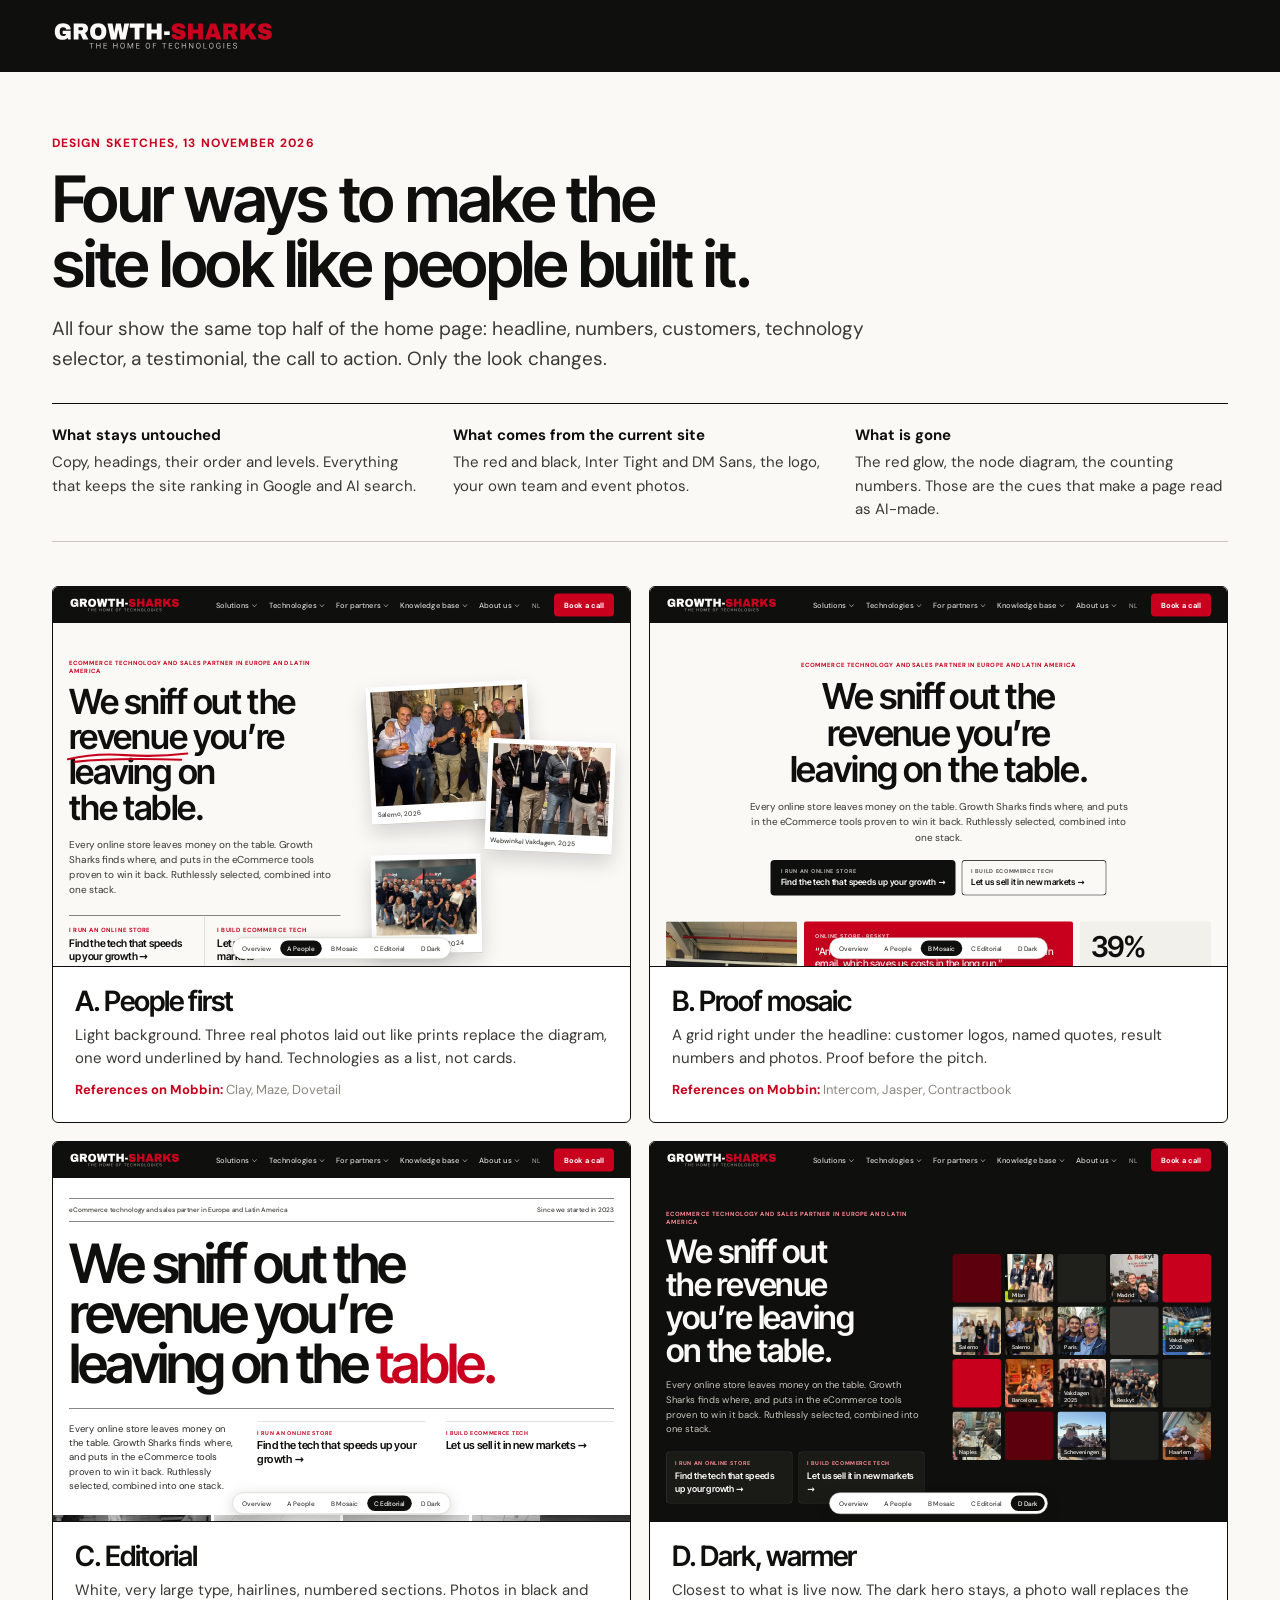
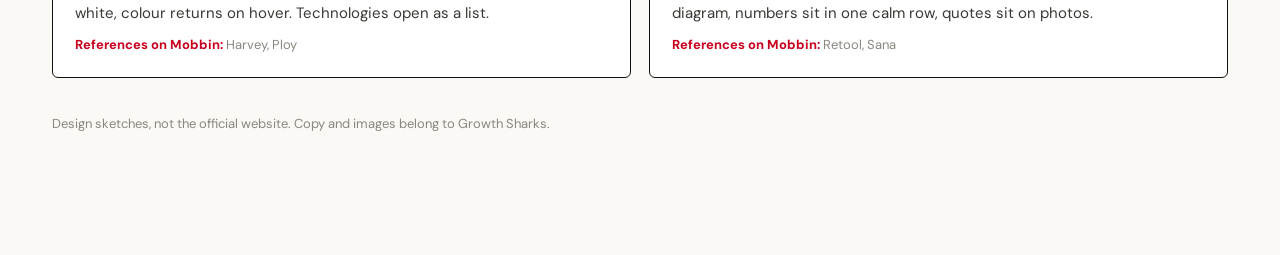
<file: index.html>
<!doctype html>
<html lang="en">
<head>
<meta charset="utf-8">
<meta name="viewport" content="width=device-width,initial-scale=1">
<title>Growth Sharks, four design directions</title>
<meta name="robots" content="noindex,nofollow">
<link rel="stylesheet" href="base.css">
<style>
main{padding:64px 0 120px}
h1{font-size:clamp(38px,5vw,64px);margin:14px 0 18px;max-width:18ch}
.lead{font-size:19px;color:var(--ink-3);max-width:44em}
.rules{margin:30px 0 44px;padding:20px 0;border-top:1.5px solid var(--ink);border-bottom:1px solid var(--line-2);display:grid;grid-template-columns:repeat(3,1fr);gap:28px;font-size:15px;color:var(--ink-3)}
.rules b{display:block;color:var(--ink);margin-bottom:4px}
.v{display:grid;grid-template-columns:repeat(2,1fr);gap:18px}
.v a{display:block;background:#fff;border:1.5px solid var(--ink);border-radius:6px;overflow:hidden}
.v a:hover{box-shadow:0 14px 34px rgba(15,15,13,.14)}
.v iframe{width:200%;height:760px;border:0;transform:scale(.5);transform-origin:0 0;pointer-events:none;display:block}
.v .fr{height:380px;overflow:hidden;border-bottom:1.5px solid var(--ink);background:var(--paper-2)}
.v .tx{padding:20px 22px 22px}
.v h2{font-size:28px;margin-bottom:8px}
.v p{font-size:15px;color:var(--ink-3)}
.v small{display:block;margin-top:10px;font-size:13px;color:var(--mute)}
.v small b{color:var(--red)}
@media (max-width:860px){.v,.rules{grid-template-columns:1fr}}
</style>
</head>
<body>
<header class="hd"><div class="wrap"><img src="assets/img/gs-logo-light.svg" alt="Growth Sharks"></div></header>
<main><div class="wrap">
  <p class="eyebrow">Design sketches, 13 November 2026</p>
  <h1>Four ways to make the site look like people built it.</h1>
  <p class="lead">All four show the same top half of the home page: headline, numbers, customers, technology selector, a testimonial, the call to action. Only the look changes.</p>
  <div class="rules">
    <div><b>What stays untouched</b>Copy, headings, their order and levels. Everything that keeps the site ranking in Google and AI search.</div>
    <div><b>What comes from the current site</b>The red and black, Inter Tight and DM Sans, the logo, your own team and event photos.</div>
    <div><b>What is gone</b>The red glow, the node diagram, the counting numbers. Those are the cues that make a page read as AI-made.</div>
  </div>
  <div class="v">
    <a href="a-people.html"><div class="fr"><iframe src="a-people.html" loading="lazy" tabindex="-1"></iframe></div><div class="tx"><h2>A. People first</h2><p>Light background. Three real photos laid out like prints replace the diagram, one word underlined by hand. Technologies as a list, not cards.</p><small><b>References on Mobbin:</b> Clay, Maze, Dovetail</small></div></a>
    <a href="b-mosaic.html"><div class="fr"><iframe src="b-mosaic.html" loading="lazy" tabindex="-1"></iframe></div><div class="tx"><h2>B. Proof mosaic</h2><p>A grid right under the headline: customer logos, named quotes, result numbers and photos. Proof before the pitch.</p><small><b>References on Mobbin:</b> Intercom, Jasper, Contractbook</small></div></a>
    <a href="c-editorial.html"><div class="fr"><iframe src="c-editorial.html" loading="lazy" tabindex="-1"></iframe></div><div class="tx"><h2>C. Editorial</h2><p>White, very large type, hairlines, numbered sections. Photos in black and white, colour returns on hover. Technologies open as a list.</p><small><b>References on Mobbin:</b> Harvey, Ploy</small></div></a>
    <a href="d-dark.html"><div class="fr"><iframe src="d-dark.html" loading="lazy" tabindex="-1"></iframe></div><div class="tx"><h2>D. Dark, warmer</h2><p>Closest to what is live now. The dark hero stays, a photo wall replaces the diagram, numbers sit in one calm row, quotes sit on photos.</p><small><b>References on Mobbin:</b> Retool, Sana</small></div></a>
  </div>
  <p style="margin-top:36px;font-size:13px;color:var(--mute)">Design sketches, not the official website. Copy and images belong to Growth Sharks.</p>
</div></main>
</body>
</html>
</file>
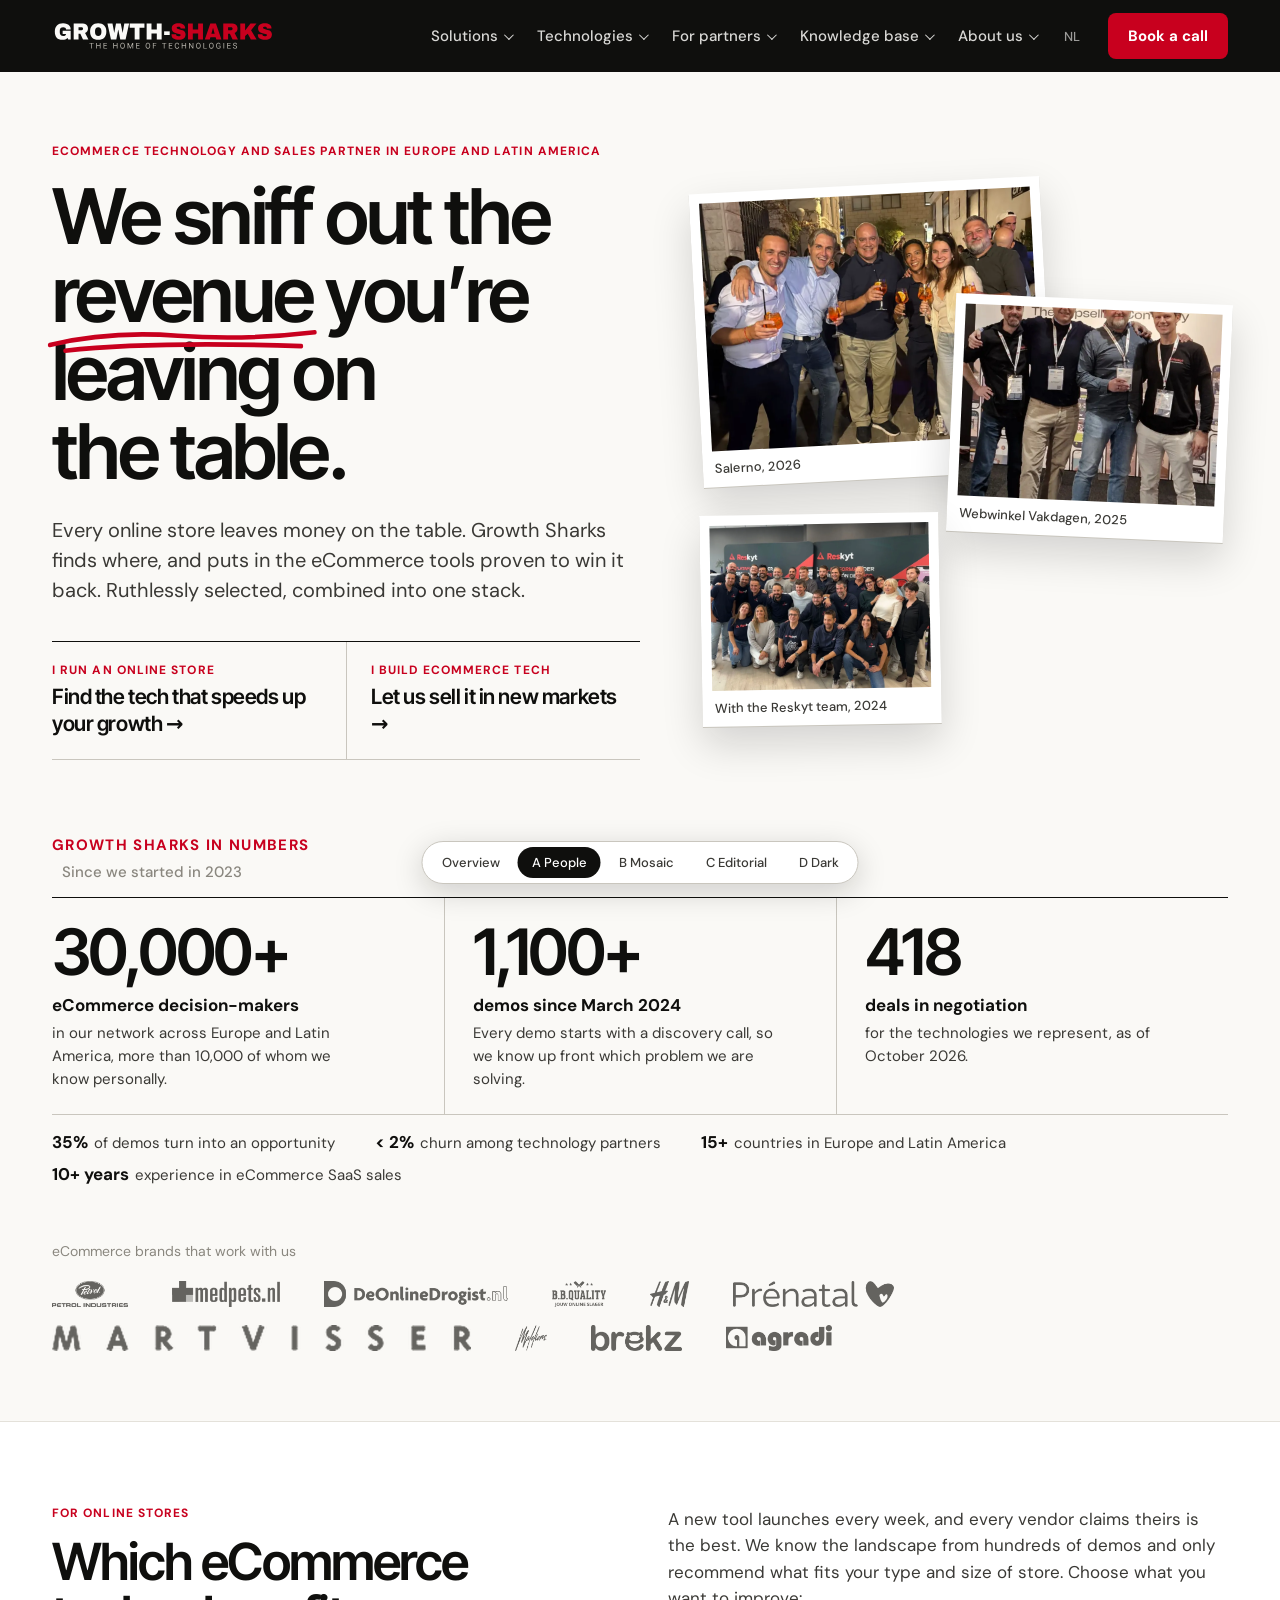
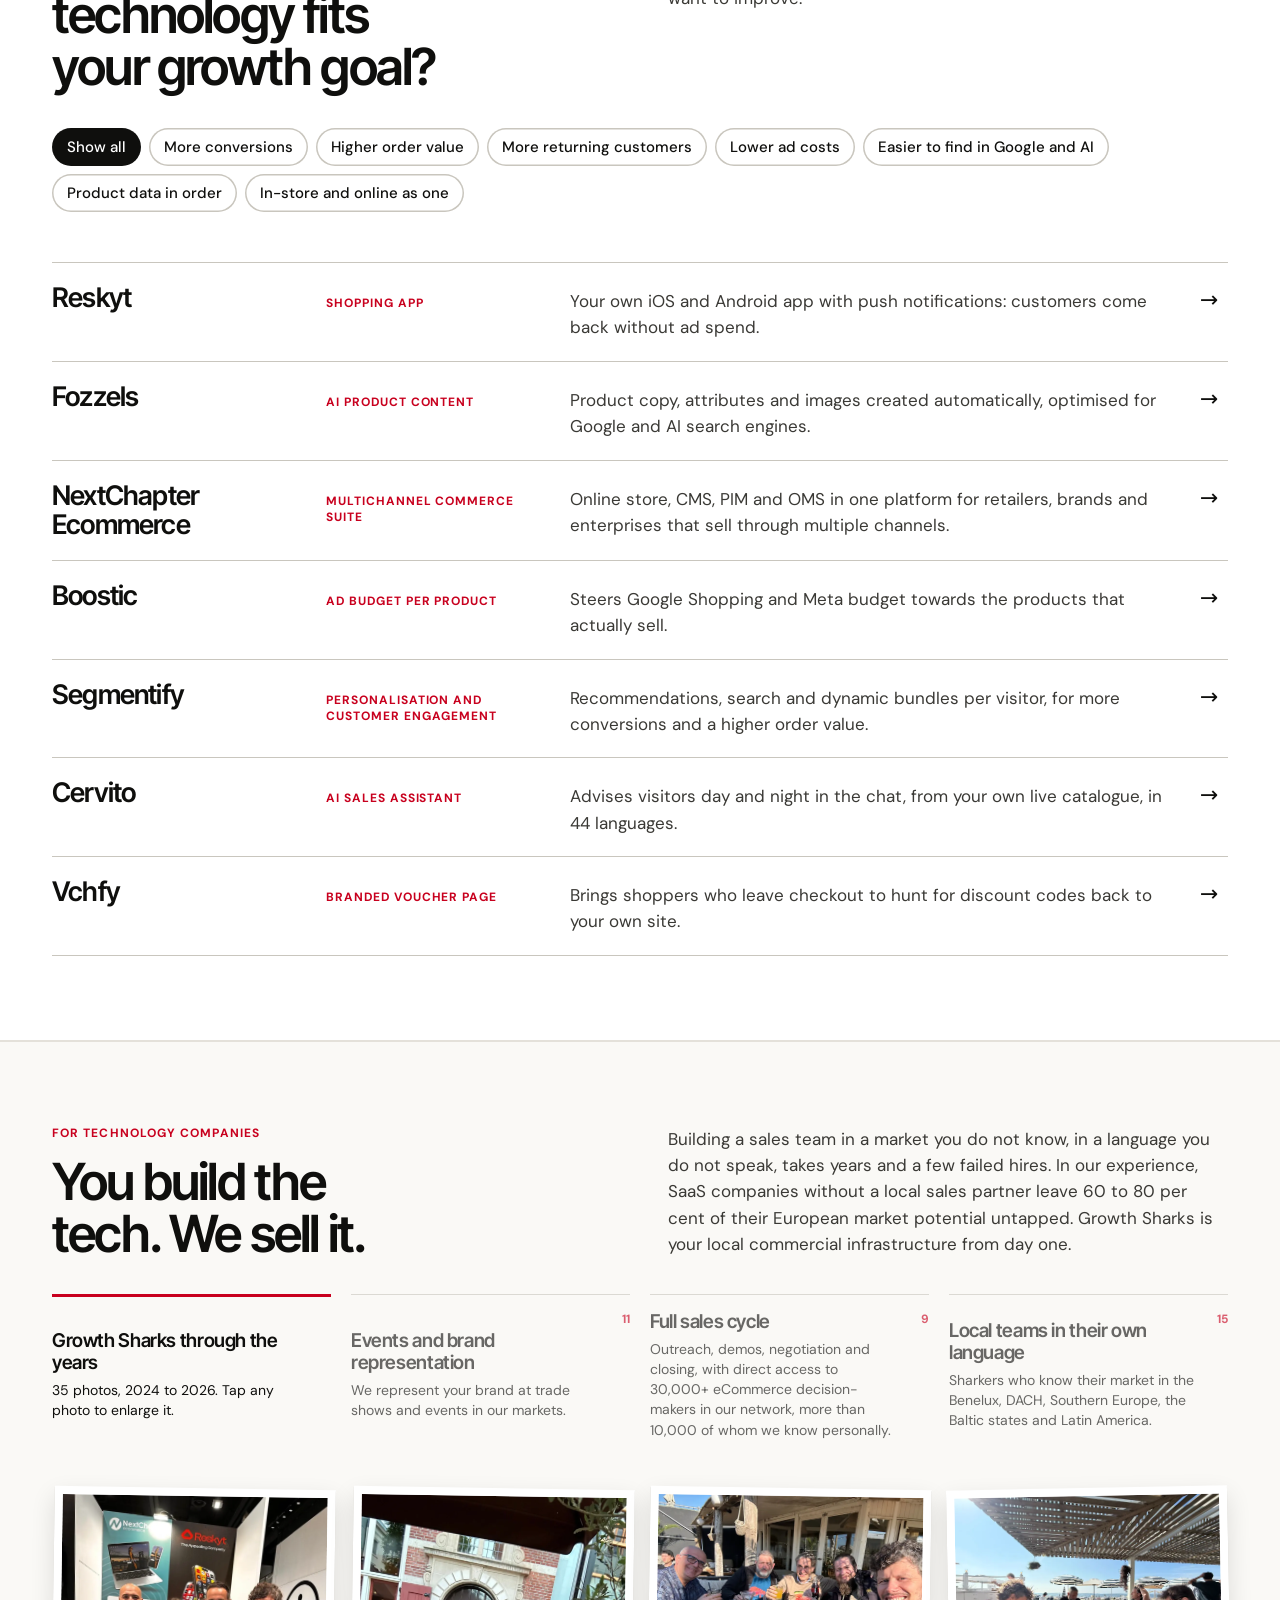
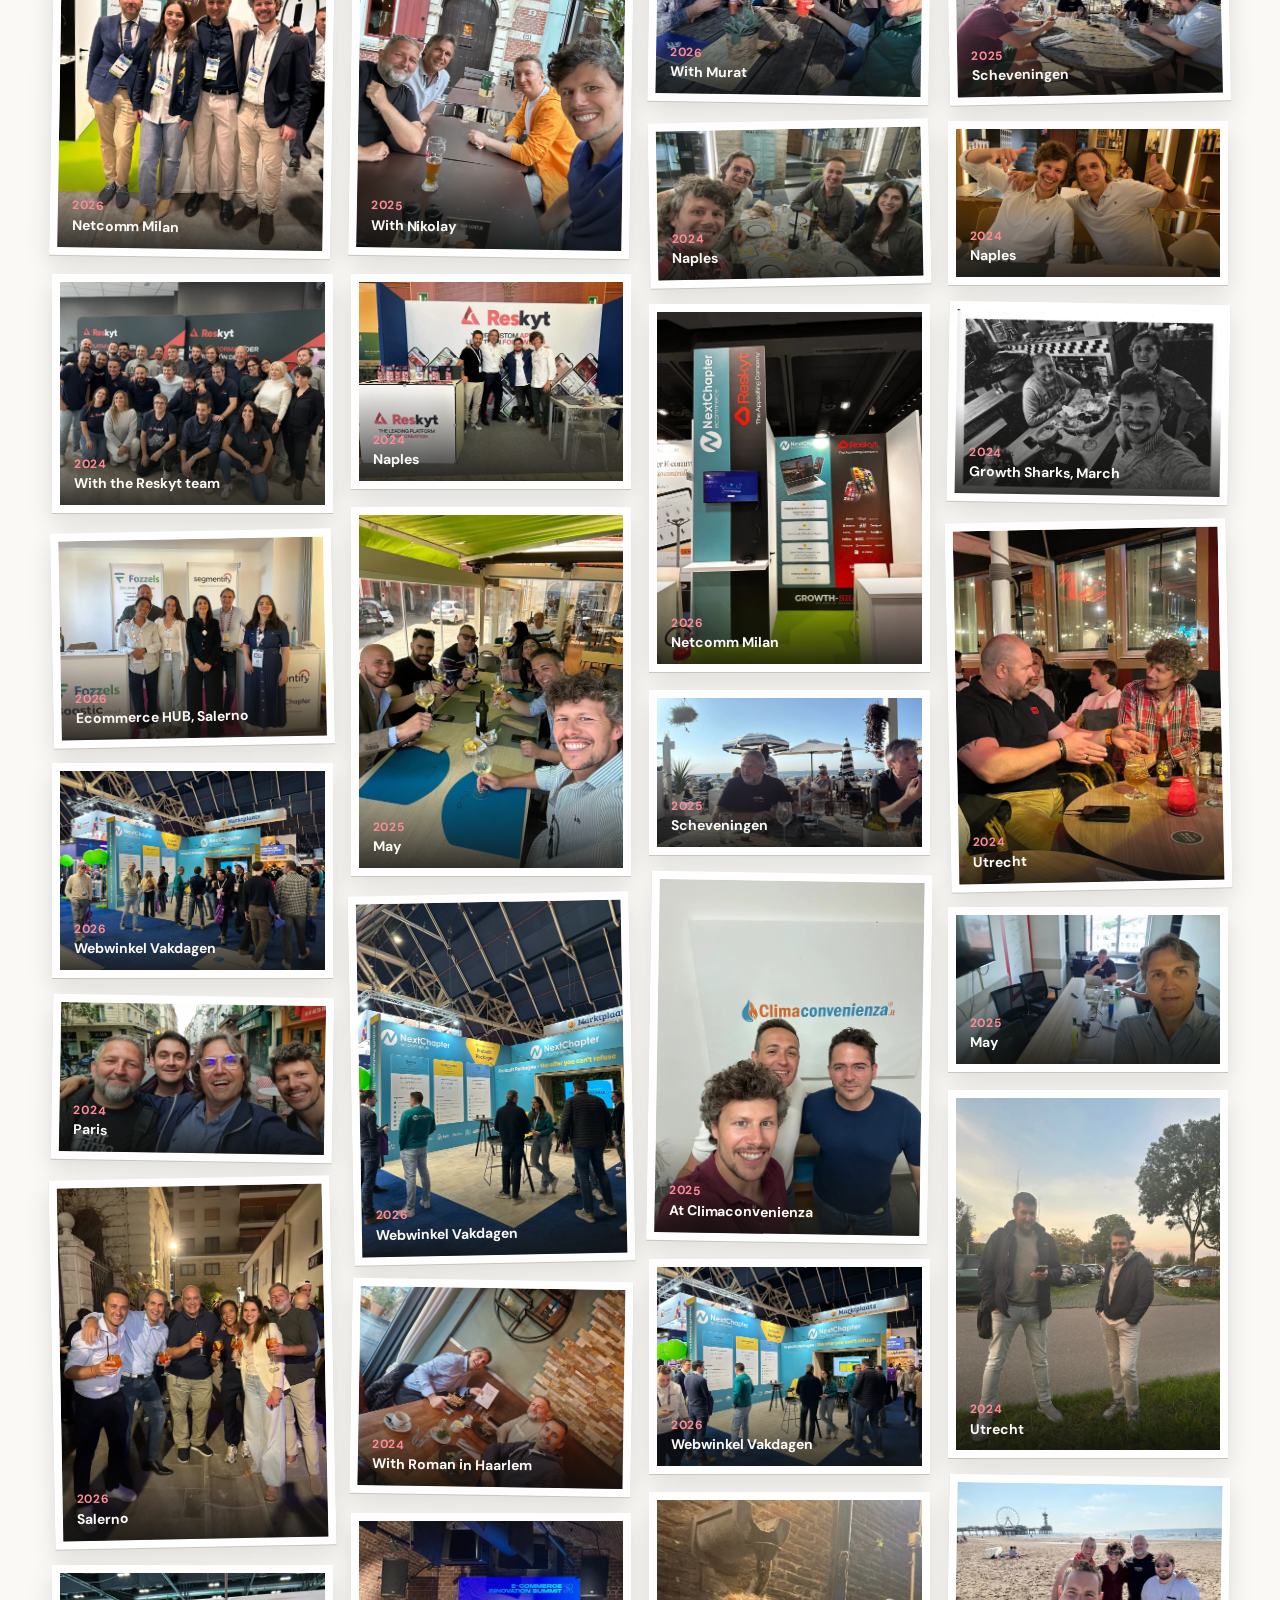
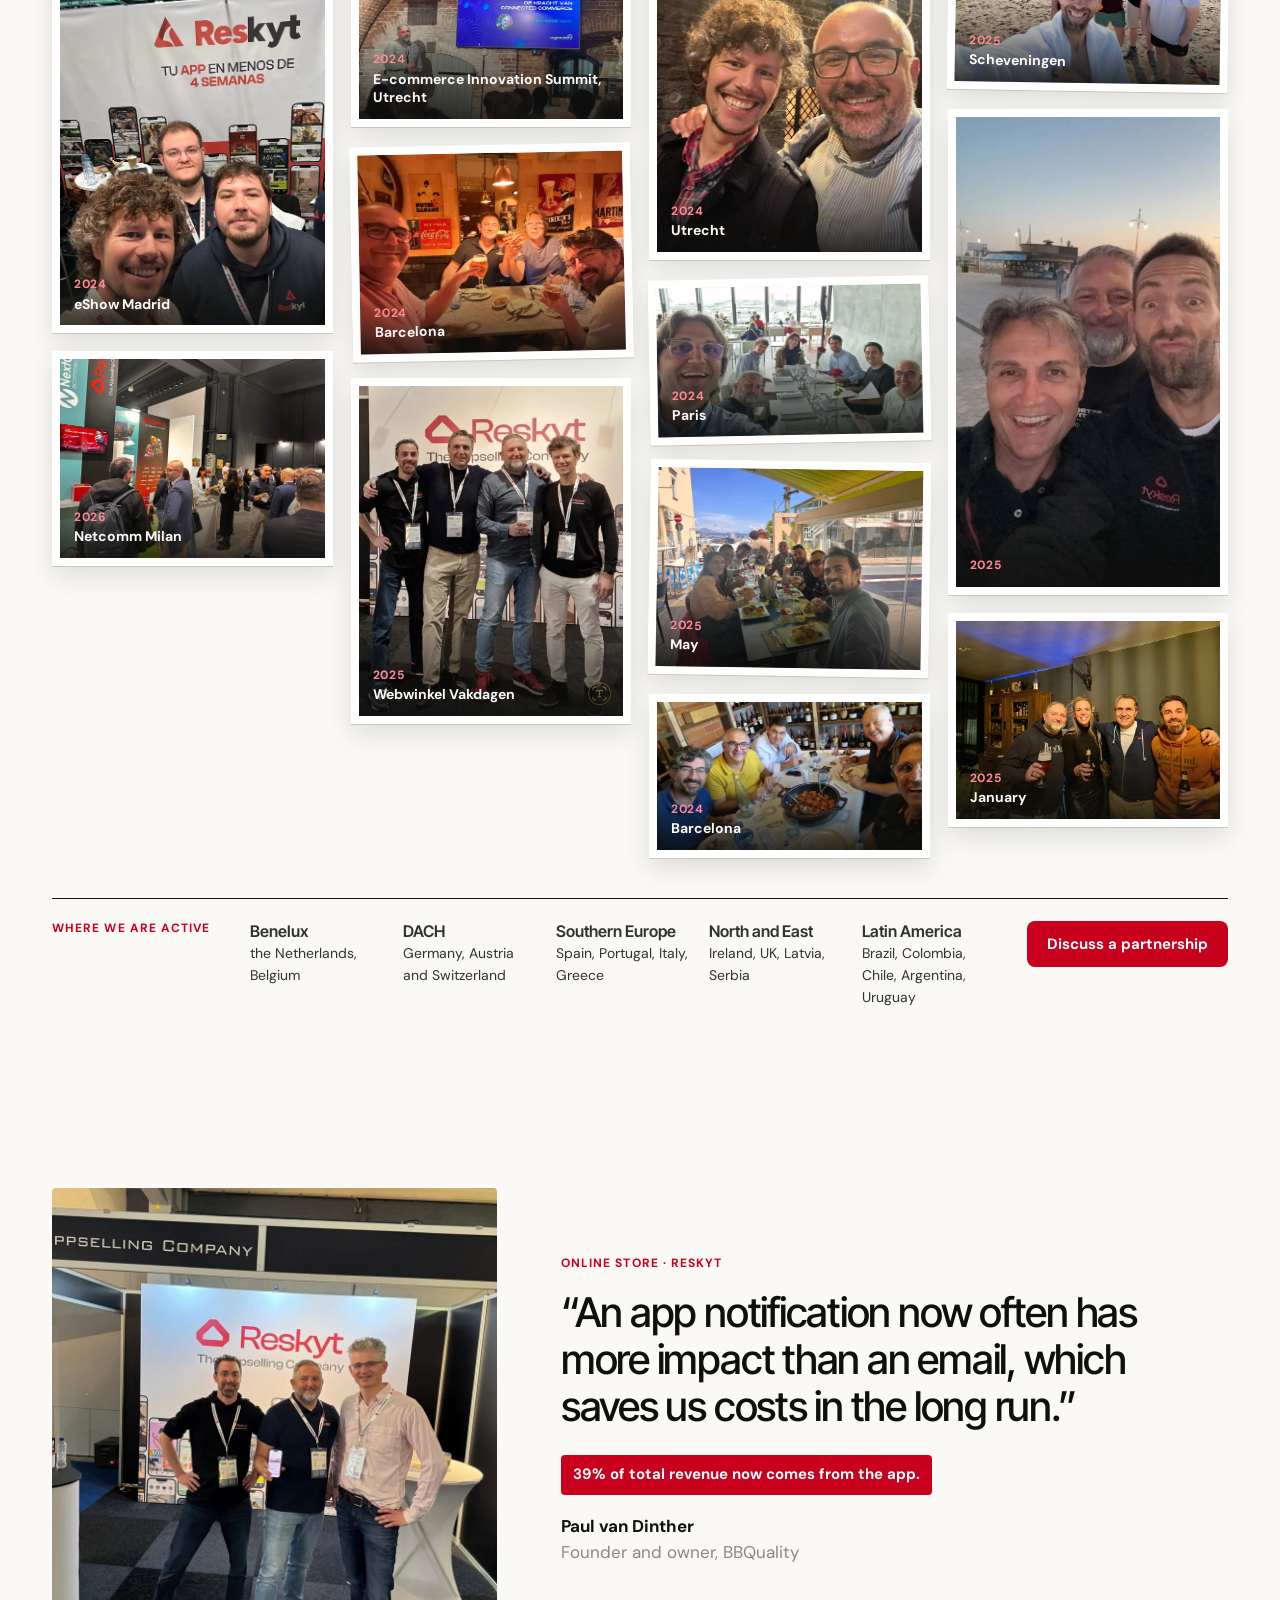
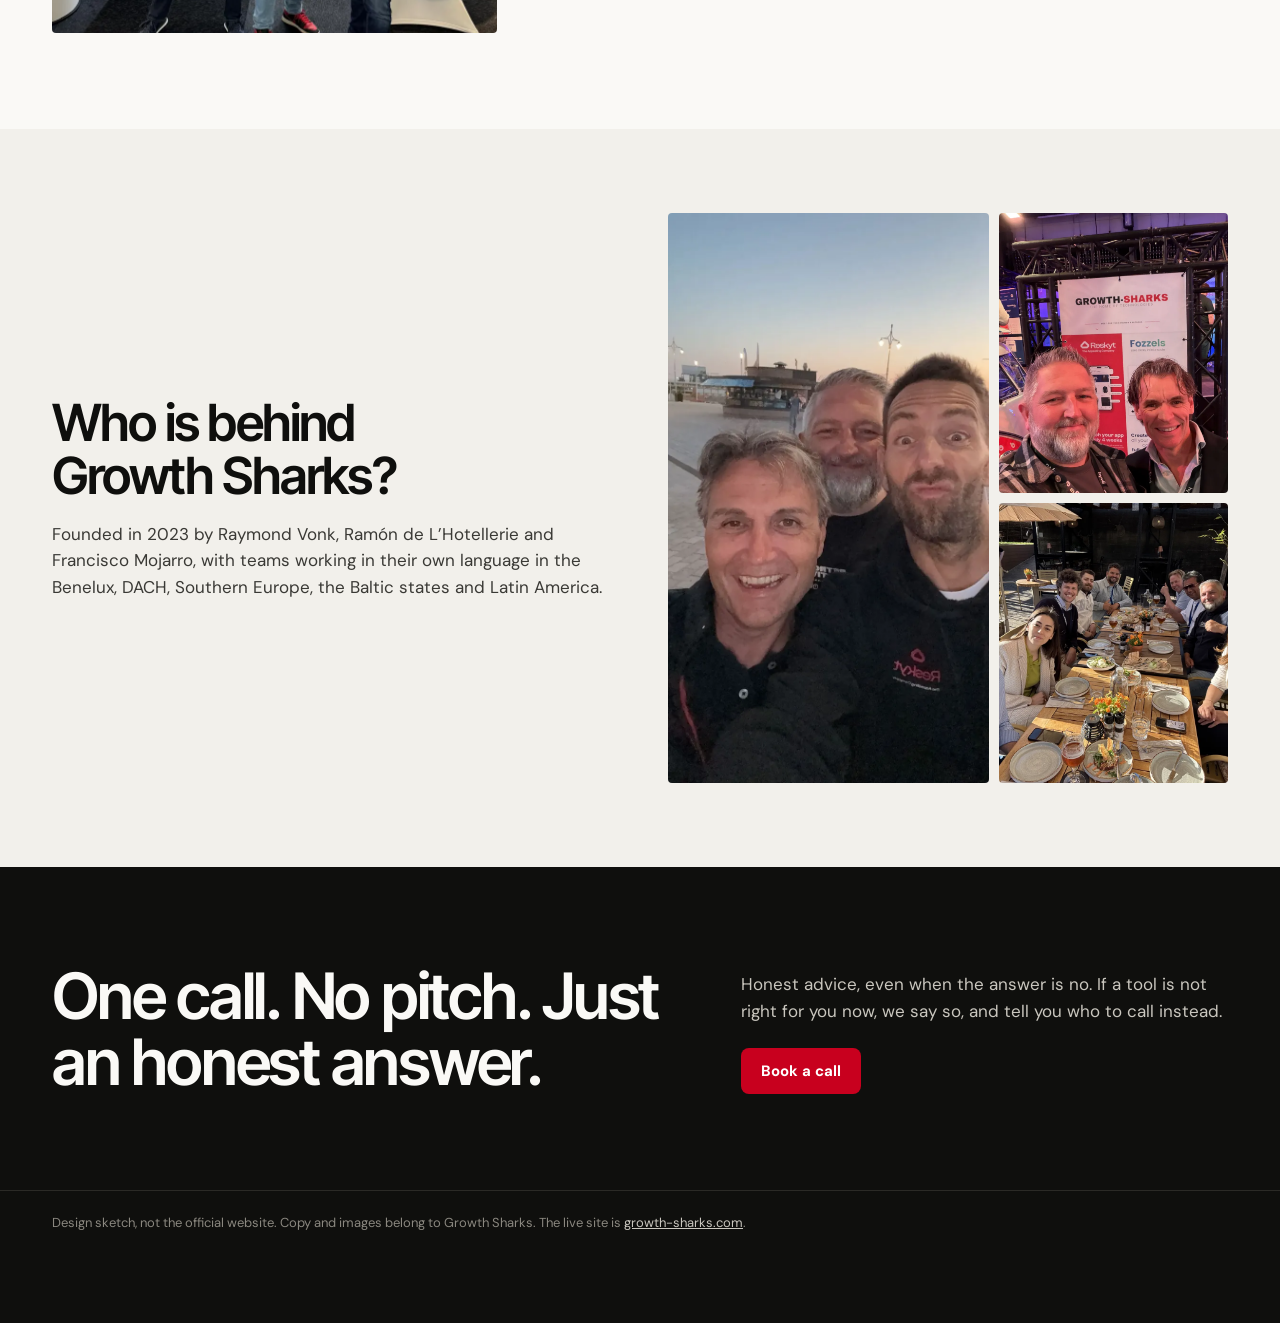
<file: a-people.html>
<!doctype html>
<html lang="en">
<head>
<meta charset="utf-8">
<meta name="viewport" content="width=device-width,initial-scale=1">
<title>A. People first</title>
<meta name="robots" content="noindex,nofollow">
<link rel="stylesheet" href="base.css">
<script src="proto.js" defer></script>
<style>
/* A. People first. References: Clay, Maze, Dovetail. Real photos replace the diagram. */
.hero{padding:72px 0 40px}
.hero .wrap{display:grid;grid-template-columns:1.05fr .95fr;gap:56px;align-items:center}
.hero h1{font-size:clamp(46px,6vw,84px);margin:18px 0 24px}
.hero h1 em{font-style:normal;position:relative;white-space:nowrap}
.hero h1 em svg{position:absolute;left:-2%;bottom:-.16em;width:104%;height:.3em;overflow:visible}
.hero p.lead{font-size:20px;line-height:1.5;color:var(--ink-3);max-width:34em}

.paths{display:grid;grid-template-columns:1fr 1fr;margin-top:36px;border-top:1.5px solid var(--ink)}
.paths a{padding:20px 20px 20px 0;display:block;border-bottom:1px solid var(--line-2)}
.paths a+a{padding-left:24px;border-left:1px solid var(--line-2)}
.paths small{display:block;font:700 12px var(--body);letter-spacing:.09em;text-transform:uppercase;color:var(--red);margin-bottom:6px}
.paths b{font:600 21px/1.2 var(--head);letter-spacing:-.02em}
.paths a:hover b{text-decoration:underline;text-decoration-thickness:2px;text-underline-offset:4px}

.pile{position:relative;height:545px}
.pile figure{position:absolute;background:#fff;padding:10px 10px 0;box-shadow:0 1px 0 var(--line-2),0 18px 40px rgba(15,15,13,.16)}
.pile img{width:100%;aspect-ratio:4/3;object-fit:cover}
.pile figcaption{font:500 13px/1 var(--body);color:var(--ink-3);padding:11px 2px 12px}
.pile .p1{width:66%;left:0;top:6px;transform:rotate(-3deg)}
.pile .p2{width:52%;right:0;top:120px;transform:rotate(2.5deg);z-index:2}
.pile .p3{width:45%;left:1%;bottom:0;transform:rotate(-1deg);z-index:3}

.nums{padding:36px 0 28px}
.nums .row{display:grid;grid-template-columns:repeat(3,1fr);border-top:1.5px solid var(--ink)}
.nums .row>div{padding:22px 28px 22px 0}
.nums .row>div+div{padding-left:28px;border-left:1px solid var(--line-2)}
.nums b{display:block;font:600 clamp(44px,5vw,68px)/1 var(--head);letter-spacing:-.04em}
.nums span{display:block;font-weight:700;margin:8px 0 4px}
.nums p{font-size:15px;color:var(--ink-3);max-width:30ch}
.nums .small{display:flex;flex-wrap:wrap;gap:8px 40px;border-top:1px solid var(--line-2);padding-top:16px;font-size:15px;color:var(--ink-3)}
.nums .small b{display:inline;font:700 17px var(--body);letter-spacing:0;color:var(--ink);margin-right:6px}

.brands{padding:26px 0 70px}
.brands p{font-size:14px;color:var(--mute);margin-bottom:18px}

.sel{background:#fff;border-top:1px solid var(--line);border-bottom:1px solid var(--line);padding:84px 0}
.sel .top{display:grid;grid-template-columns:1fr 1fr;gap:56px;margin-bottom:36px}
.sel h2{font-size:clamp(34px,4vw,54px)}
.sel .top p{color:var(--ink-3)}
.rows a{display:grid;grid-template-columns:250px 220px 1fr 28px;gap:24px;align-items:baseline;padding:20px 0;border-top:1px solid var(--line-2)}
.rows a:last-child{border-bottom:1px solid var(--line-2)}
.rows b{font:600 27px/1.1 var(--head);letter-spacing:-.03em}
.rows small{font:700 12px var(--body);letter-spacing:.08em;text-transform:uppercase;color:var(--red)}
.rows span{color:var(--ink-3)}
.rows i{font-style:normal;font-size:22px;transition:transform .15s}
.rows a:hover{background:var(--paper)}
.rows a:hover i{transform:translateX(6px);color:var(--red)}

.say{padding:96px 0}
.say .wrap{display:grid;grid-template-columns:.8fr 1.2fr;gap:64px;align-items:center}
.say img{width:100%;aspect-ratio:1/1;object-fit:cover;border-radius:4px}
.say blockquote{font:500 clamp(28px,3.2vw,44px)/1.14 var(--head);letter-spacing:-.03em}
.say .res{display:inline-block;margin:26px 0 18px;padding:8px 12px;background:var(--red);color:#fff;font-weight:700;font-size:15px;border-radius:4px}
.say cite{display:block;font-style:normal;font-weight:700}
.say cite span{display:block;font-weight:400;color:var(--mute)}

.who{background:var(--paper-2);padding:84px 0}
.who .wrap{display:grid;grid-template-columns:1fr 1fr;gap:56px;align-items:center}
.who h2{font-size:clamp(34px,4vw,54px);margin-bottom:20px}
.who p{color:var(--ink-3);max-width:36em}
.who .strip{display:grid;grid-template-columns:1.4fr 1fr;gap:10px}
.who .strip img{width:100%;height:100%;object-fit:cover;border-radius:4px;aspect-ratio:4/3}
.who .strip img:first-child{grid-row:span 2;aspect-ratio:auto}

@media (max-width:900px){
  .hero .wrap,.sel .top,.say .wrap,.who .wrap{grid-template-columns:1fr;gap:32px}
  .paths,.nums .row{grid-template-columns:1fr}
  .paths a+a,.nums .row>div+div{padding-left:0;border-left:0}
  .nums .row>div{border-bottom:1px solid var(--line-2)}
  .pile{height:400px}
  .rows a{grid-template-columns:1fr 24px;gap:4px 12px}
  .rows small,.rows span{grid-column:1}
  .rows i{grid-row:1;grid-column:2}
}
/* Proof wall as prints on a table */
.wall2{column-gap:18px;padding-top:6px}
.wall2 figure{background:#fff;padding:8px;margin-bottom:18px;box-shadow:0 1px 0 var(--line-2),0 10px 24px rgba(15,15,13,.12);transition:transform .2s}
.wall2 figure:nth-child(3n){transform:rotate(-1.1deg)}
.wall2 figure:nth-child(4n+1){transform:rotate(.9deg)}
.wall2 figure:hover{transform:none;z-index:2}
.wall2 figcaption{left:8px;right:8px;bottom:8px}
</style>
</head>
<body>
<header class="hd"><div class="wrap">
  <img src="assets/img/gs-logo-light.svg" alt="Growth Sharks, the home of technologies">
  <nav><a href="#">Solutions</a><a href="#">Technologies</a><a href="#">For partners</a><a href="#">Knowledge base</a><a href="#">About us</a></nav>
  <a class="lang" href="https://www.growth-sharks.com/">NL</a><a class="btn" href="#contact">Book a call</a>
</div></header>

<section class="hero"><div class="wrap">
  <div>
    <p class="eyebrow">eCommerce technology and sales partner in Europe and Latin America</p>
    <h1>We sniff out the <em>revenue<svg viewBox="0 0 300 20" preserveAspectRatio="none" aria-hidden="true"><path d="M3 13c48-9 92-11 142-8 52 3 98 2 152-3M20 18c70-6 150-7 262-4" fill="none" stroke="#c8001e" stroke-width="4" stroke-linecap="round"/></svg></em> you’re leaving on the table.</h1>
    <p class="lead">Every online store leaves money on the table. Growth Sharks finds where, and puts in the eCommerce tools proven to win it back. Ruthlessly selected, combined into one stack.</p>
    <div class="paths">
      <a href="#stores"><small>I run an online store</small><b>Find the tech that speeds up your growth →</b></a>
      <a href="#partners"><small>I build eCommerce tech</small><b>Let us sell it in new markets →</b></a>
    </div>
  </div>
  <div class="pile" aria-label="The Growth Sharks team at work">
    <figure class="p1"><img src="assets/img/reel/2026-salerno-networking.webp" alt=""><figcaption>Salerno, 2026</figcaption></figure>
    <figure class="p2"><img src="assets/img/reel/2025-wwv.webp" alt=""><figcaption>Webwinkel Vakdagen, 2025</figcaption></figure>
    <figure class="p3"><img src="assets/img/reel/2024-reskyt-team-building-1.webp" alt=""><figcaption>With the Reskyt team, 2024</figcaption></figure>
  </div>
</div></section>

<section class="nums"><div class="wrap">
  <p class="eyebrow" style="margin-bottom:14px">Growth Sharks in numbers <span class="mute" style="font-weight:500;text-transform:none;letter-spacing:0;margin-left:10px">Since we started in 2023</span></p>
  <div class="row">
    <div><b>30,000+</b><span>eCommerce decision-makers</span><p>in our network across Europe and Latin America, more than 10,000 of whom we know personally.</p></div>
    <div><b>1,100+</b><span>demos since March 2024</span><p>Every demo starts with a discovery call, so we know up front which problem we are solving.</p></div>
    <div><b>418</b><span>deals in negotiation</span><p>for the technologies we represent, as of October 2026.</p></div>
  </div>
  <div class="small">
    <div><b>35%</b>of demos turn into an opportunity</div>
    <div><b>&lt; 2%</b>churn among technology partners</div>
    <div><b>15+</b>countries in Europe and Latin America</div>
    <div><b>10+ years</b>experience in eCommerce SaaS sales</div>
  </div>
</div></section>

<section class="brands"><div class="wrap">
  <p>eCommerce brands that work with us</p>
  <div class="logos">
    <img src="assets/img/logos/petrol.webp" alt="Petrol Industries"><img src="assets/img/logos/medpets.webp" alt="Medpets"><img src="assets/img/logos/deonlinedrogist.webp" alt="DeOnlineDrogist"><img src="assets/img/logos/bbquality.webp" alt="BBQuality"><img src="assets/img/logos/hm.webp" alt="H&amp;M"><img src="assets/img/logos/prenatal.webp" alt="Prenatal"><img src="assets/img/logos/mart-visser.webp" alt="Mart Visser"><img src="assets/img/logos/malelions.webp" alt="Malelions"><img src="assets/img/logos/brekz.webp" alt="Brekz"><img src="assets/img/logos/agradi.webp" alt="Agradi">
  </div>
</div></section>

<section class="sel" id="stores"><div class="wrap">
  <div class="top">
    <div><p class="eyebrow" style="margin-bottom:14px">For online stores</p><h2>Which eCommerce technology fits your growth goal?</h2></div>
    <p>A new tool launches every week, and every vendor claims theirs is the best. We know the landscape from hundreds of demos and only recommend what fits your type and size of store. Choose what you want to improve:</p>
  </div>
  <div class="chips" data-goals></div>
  <div class="rows">
    <a data-tech="reskyt" href="https://www.growth-sharks.com/en/reskyt/"><b>Reskyt</b><small>Shopping app</small><span>Your own iOS and Android app with push notifications: customers come back without ad spend.</span><i>→</i></a>
    <a data-tech="fozzels" href="https://www.growth-sharks.com/en/fozzels/"><b>Fozzels</b><small>AI product content</small><span>Product copy, attributes and images created automatically, optimised for Google and AI search engines.</span><i>→</i></a>
    <a data-tech="nextchapter-ecommerce" href="https://www.growth-sharks.com/en/nextchapter-ecommerce/"><b>NextChapter Ecommerce</b><small>Multichannel commerce suite</small><span>Online store, CMS, PIM and OMS in one platform for retailers, brands and enterprises that sell through multiple channels.</span><i>→</i></a>
    <a data-tech="boostic" href="https://www.growth-sharks.com/en/boostic/"><b>Boostic</b><small>Ad budget per product</small><span>Steers Google Shopping and Meta budget towards the products that actually sell.</span><i>→</i></a>
    <a data-tech="segmentify" href="https://www.growth-sharks.com/en/segmentify/"><b>Segmentify</b><small>Personalisation and customer engagement</small><span>Recommendations, search and dynamic bundles per visitor, for more conversions and a higher order value.</span><i>→</i></a>
    <a data-tech="cervito" href="https://www.growth-sharks.com/en/cervito/"><b>Cervito</b><small>AI sales assistant</small><span>Advises visitors day and night in the chat, from your own live catalogue, in 44 languages.</span><i>→</i></a>
    <a data-tech="vchfy" href="https://www.growth-sharks.com/en/vchfy/"><b>Vchfy</b><small>Branded voucher page</small><span>Brings shoppers who leave checkout to hunt for discount codes back to your own site.</span><i>→</i></a>
  </div>
</div></section>

<section class="proof" id="partners"><div class="wrap">
  <div class="top">
    <div><p class="eyebrow" style="margin-bottom:14px">For technology companies</p><h2>You build the tech. We sell it.</h2></div>
    <p>Building a sales team in a market you do not know, in a language you do not speak, takes years and a few failed hires. In our experience, SaaS companies without a local sales partner leave 60 to 80 per cent of their European market potential untapped. Growth Sharks is your local commercial infrastructure from day one.</p>
  </div>
  <div class="tabs">
    <button type="button" class="on" data-show="all" aria-pressed="true"><b>Growth Sharks through the years</b><span>35 photos, 2024 to 2026. Tap any photo to enlarge it.</span></button>
    <button type="button" data-show="ev" aria-pressed="false"><b>Events and brand representation</b><span>We represent your brand at trade shows and events in our markets.</span><i>11</i></button>
    <button type="button" data-show="sales" aria-pressed="false"><b>Full sales cycle</b><span>Outreach, demos, negotiation and closing, with direct access to 30,000+ eCommerce decision-makers in our network, more than 10,000 of whom we know personally.</span><i>9</i></button>
    <button type="button" data-show="local" aria-pressed="false"><b>Local teams in their own language</b><span>Sharkers who know their market in the Benelux, DACH, Southern Europe, the Baltic states and Latin America.</span><i>15</i></button>
  </div>
  <div class="wall2">
    <figure data-tag="ev" data-year="2026"><button type="button" aria-label="Enlarge photo: Netcomm Milan, 2026"><img src="assets/img/proof/2026-35.webp" width="1100" height="1466" loading="lazy" alt="Netcomm Milan (2026)"></button><figcaption><span>2026</span>Netcomm Milan</figcaption></figure>
    <figure data-tag="sales" data-year="2024"><button type="button" aria-label="Enlarge photo: With the Reskyt team, 2024"><img src="assets/img/proof/2024-07.webp" width="1100" height="924" loading="lazy" alt="With the Reskyt team (2024)"></button><figcaption><span>2024</span>With the Reskyt team</figcaption></figure>
    <figure data-tag="ev" data-year="2026"><button type="button" aria-label="Enlarge photo: Ecommerce HUB, Salerno, 2026"><img src="assets/img/proof/2026-33.webp" width="1100" height="826" loading="lazy" alt="Ecommerce HUB, Salerno (2026)"></button><figcaption><span>2026</span>Ecommerce HUB, Salerno</figcaption></figure>
    <figure data-tag="ev" data-year="2026"><button type="button" aria-label="Enlarge photo: Webwinkel Vakdagen, 2026"><img src="assets/img/proof/2026-41.webp" width="1100" height="826" loading="lazy" alt="Webwinkel Vakdagen (2026)"></button><figcaption><span>2026</span>Webwinkel Vakdagen</figcaption></figure>
    <figure data-tag="sales" data-year="2024"><button type="button" aria-label="Enlarge photo: Paris, 2024"><img src="assets/img/proof/2024-05.webp" width="1100" height="618" loading="lazy" alt="Paris (2024)"></button><figcaption><span>2024</span>Paris</figcaption></figure>
    <figure data-tag="local" data-year="2026"><button type="button" aria-label="Enlarge photo: Salerno, 2026"><img src="assets/img/proof/2026-34.webp" width="1100" height="1466" loading="lazy" alt="Salerno (2026)"></button><figcaption><span>2026</span>Salerno</figcaption></figure>
    <figure data-tag="ev" data-year="2024"><button type="button" aria-label="Enlarge photo: eShow Madrid, 2024"><img src="assets/img/proof/2024-00.webp" width="1100" height="1466" loading="lazy" alt="eShow Madrid (2024)"></button><figcaption><span>2024</span>eShow Madrid</figcaption></figure>
    <figure data-tag="ev" data-year="2026"><button type="button" aria-label="Enlarge photo: Netcomm Milan, 2026"><img src="assets/img/proof/2026-36.webp" width="1100" height="826" loading="lazy" alt="Netcomm Milan (2026)"></button><figcaption><span>2026</span>Netcomm Milan</figcaption></figure>
    <figure data-tag="sales" data-year="2025"><button type="button" aria-label="Enlarge photo: With Nikolay, 2025"><img src="assets/img/proof/2025-24.webp" width="1100" height="1466" loading="lazy" alt="With Nikolay (2025)"></button><figcaption><span>2025</span>With Nikolay</figcaption></figure>
    <figure data-tag="ev" data-year="2024"><button type="button" aria-label="Enlarge photo: Naples, 2024"><img src="assets/img/proof/2024-02.webp" width="1100" height="826" loading="lazy" alt="Naples (2024)"></button><figcaption><span>2024</span>Naples</figcaption></figure>
    <figure data-tag="local" data-year="2025"><button type="button" aria-label="Enlarge photo: May, 2025"><img src="assets/img/proof/2025-30.webp" width="1100" height="1466" loading="lazy" alt="May (2025)"></button><figcaption><span>2025</span>May</figcaption></figure>
    <figure data-tag="ev" data-year="2026"><button type="button" aria-label="Enlarge photo: Webwinkel Vakdagen, 2026"><img src="assets/img/proof/2026-42.webp" width="1100" height="1466" loading="lazy" alt="Webwinkel Vakdagen (2026)"></button><figcaption><span>2026</span>Webwinkel Vakdagen</figcaption></figure>
    <figure data-tag="sales" data-year="2024"><button type="button" aria-label="Enlarge photo: With Roman in Haarlem, 2024"><img src="assets/img/proof/2024-08.webp" width="1100" height="826" loading="lazy" alt="With Roman in Haarlem (2024)"></button><figcaption><span>2024</span>With Roman in Haarlem</figcaption></figure>
    <figure data-tag="ev" data-year="2024"><button type="button" aria-label="Enlarge photo: E-commerce Innovation Summit, Utrecht, 2024"><img src="assets/img/proof/2024-11.webp" width="1100" height="826" loading="lazy" alt="E-commerce Innovation Summit, Utrecht (2024)"></button><figcaption><span>2024</span>E-commerce Innovation Summit, Utrecht</figcaption></figure>
    <figure data-tag="local" data-year="2024"><button type="button" aria-label="Enlarge photo: Barcelona, 2024"><img src="assets/img/proof/2024-13.webp" width="1100" height="826" loading="lazy" alt="Barcelona (2024)"></button><figcaption><span>2024</span>Barcelona</figcaption></figure>
    <figure data-tag="ev" data-year="2025"><button type="button" aria-label="Enlarge photo: Webwinkel Vakdagen, 2025"><img src="assets/img/proof/2025-25.webp" width="800" height="998" loading="lazy" alt="Webwinkel Vakdagen (2025)"></button><figcaption><span>2025</span>Webwinkel Vakdagen</figcaption></figure>
    <figure data-tag="sales" data-year="2026"><button type="button" aria-label="Enlarge photo: With Murat, 2026"><img src="assets/img/proof/2026-32.webp" width="1100" height="826" loading="lazy" alt="With Murat (2026)"></button><figcaption><span>2026</span>With Murat</figcaption></figure>
    <figure data-tag="local" data-year="2024"><button type="button" aria-label="Enlarge photo: Naples, 2024"><img src="assets/img/proof/2024-03.webp" width="1100" height="620" loading="lazy" alt="Naples (2024)"></button><figcaption><span>2024</span>Naples</figcaption></figure>
    <figure data-tag="ev" data-year="2026"><button type="button" aria-label="Enlarge photo: Netcomm Milan, 2026"><img src="assets/img/proof/2026-37.webp" width="1100" height="1466" loading="lazy" alt="Netcomm Milan (2026)"></button><figcaption><span>2026</span>Netcomm Milan</figcaption></figure>
    <figure data-tag="local" data-year="2025"><button type="button" aria-label="Enlarge photo: Scheveningen, 2025"><img src="assets/img/proof/2025-20.webp" width="1100" height="618" loading="lazy" alt="Scheveningen (2025)"></button><figcaption><span>2025</span>Scheveningen</figcaption></figure>
    <figure data-tag="sales" data-year="2025"><button type="button" aria-label="Enlarge photo: At Climaconvenienza, 2025"><img src="assets/img/proof/2025-29.webp" width="1100" height="1466" loading="lazy" alt="At Climaconvenienza (2025)"></button><figcaption><span>2025</span>At Climaconvenienza</figcaption></figure>
    <figure data-tag="ev" data-year="2026"><button type="button" aria-label="Enlarge photo: Webwinkel Vakdagen, 2026"><img src="assets/img/proof/2026-43.webp" width="1100" height="826" loading="lazy" alt="Webwinkel Vakdagen (2026)"></button><figcaption><span>2026</span>Webwinkel Vakdagen</figcaption></figure>
    <figure data-tag="local" data-year="2024"><button type="button" aria-label="Enlarge photo: Utrecht, 2024"><img src="assets/img/proof/2024-09.webp" width="1100" height="1466" loading="lazy" alt="Utrecht (2024)"></button><figcaption><span>2024</span>Utrecht</figcaption></figure>
    <figure data-tag="sales" data-year="2024"><button type="button" aria-label="Enlarge photo: Paris, 2024"><img src="assets/img/proof/2024-06.webp" width="1100" height="618" loading="lazy" alt="Paris (2024)"></button><figcaption><span>2024</span>Paris</figcaption></figure>
    <figure data-tag="local" data-year="2025"><button type="button" aria-label="Enlarge photo: May, 2025"><img src="assets/img/proof/2025-31.webp" width="1100" height="826" loading="lazy" alt="May (2025)"></button><figcaption><span>2025</span>May</figcaption></figure>
    <figure data-tag="local" data-year="2024"><button type="button" aria-label="Enlarge photo: Barcelona, 2024"><img src="assets/img/proof/2024-14.webp" width="1100" height="618" loading="lazy" alt="Barcelona (2024)"></button><figcaption><span>2024</span>Barcelona</figcaption></figure>
    <figure data-tag="local" data-year="2025"><button type="button" aria-label="Enlarge photo: Scheveningen, 2025"><img src="assets/img/proof/2025-22.webp" width="1100" height="826" loading="lazy" alt="Scheveningen (2025)"></button><figcaption><span>2025</span>Scheveningen</figcaption></figure>
    <figure data-tag="local" data-year="2024"><button type="button" aria-label="Enlarge photo: Naples, 2024"><img src="assets/img/proof/2024-04.webp" width="1100" height="618" loading="lazy" alt="Naples (2024)"></button><figcaption><span>2024</span>Naples</figcaption></figure>
    <figure data-tag="sales" data-year="2024"><button type="button" aria-label="Enlarge photo: Growth Sharks, March, 2024"><img src="assets/img/proof/2024-01.webp" width="1100" height="764" loading="lazy" alt="Growth Sharks, March (2024)"></button><figcaption><span>2024</span>Growth Sharks, March</figcaption></figure>
    <figure data-tag="local" data-year="2024"><button type="button" aria-label="Enlarge photo: Utrecht, 2024"><img src="assets/img/proof/2024-12.webp" width="1100" height="1466" loading="lazy" alt="Utrecht (2024)"></button><figcaption><span>2024</span>Utrecht</figcaption></figure>
    <figure data-tag="sales" data-year="2025"><button type="button" aria-label="Enlarge photo: May, 2025"><img src="assets/img/proof/2025-28.webp" width="1100" height="618" loading="lazy" alt="May (2025)"></button><figcaption><span>2025</span>May</figcaption></figure>
    <figure data-tag="local" data-year="2024"><button type="button" aria-label="Enlarge photo: Utrecht, 2024"><img src="assets/img/proof/2024-10.webp" width="1100" height="1466" loading="lazy" alt="Utrecht (2024)"></button><figcaption><span>2024</span>Utrecht</figcaption></figure>
    <figure data-tag="local" data-year="2025"><button type="button" aria-label="Enlarge photo: Scheveningen, 2025"><img src="assets/img/proof/2025-21.webp" width="1100" height="826" loading="lazy" alt="Scheveningen (2025)"></button><figcaption><span>2025</span>Scheveningen</figcaption></figure>
    <figure data-tag="local" data-year="2025"><button type="button" aria-label="Enlarge photo: 2025"><img src="assets/img/proof/2025-15.webp" width="1100" height="1954" loading="lazy" alt="2025"></button><figcaption><span>2025</span></figcaption></figure>
    <figure data-tag="local" data-year="2025"><button type="button" aria-label="Enlarge photo: January, 2025"><img src="assets/img/proof/2025-23.webp" width="800" height="600" loading="lazy" alt="January (2025)"></button><figcaption><span>2025</span>January</figcaption></figure>
  </div>
  <div class="active">
    <p class="eyebrow">Where we are active</p>
    <ul><li><b>Benelux</b>the Netherlands, Belgium</li><li><b>DACH</b>Germany, Austria and Switzerland</li><li><b>Southern Europe</b>Spain, Portugal, Italy, Greece</li><li><b>North and East</b>Ireland, UK, Latvia, Serbia</li><li><b>Latin America</b>Brazil, Colombia, Chile, Argentina, Uruguay</li></ul>
    <a class="btn" href="https://www.growth-sharks.com/en/#gs-partners">Discuss a partnership</a>
  </div>
</div></section>

<section class="say"><div class="wrap">
  <img src="assets/img/reel/2025-wwv-mr-online-drogist.webp" alt="">
  <div>
    <p class="eyebrow" style="margin-bottom:18px">Online store · Reskyt</p>
    <blockquote>“An app notification now often has more impact than an email, which saves us costs in the long run.”</blockquote>
    <p class="res">39% of total revenue now comes from the app.</p>
    <cite>Paul van Dinther<span>Founder and owner, BBQuality</span></cite>
  </div>
</div></section>

<section class="who"><div class="wrap">
  <div>
    <h2>Who is behind Growth Sharks?</h2>
    <p>Founded in 2023 by Raymond Vonk, Ramón de L’Hotellerie and Francisco Mojarro, with teams working in their own language in the Benelux, DACH, Southern Europe, the Baltic states and Latin America.</p>
  </div>
  <div class="strip">
    <img src="assets/img/reel/2025-scheveningen.webp" alt="">
    <img src="assets/img/reel/2026-meet-magento.webp" alt="">
    <img src="assets/img/reel/2025-innovation-diner.webp" alt="">
  </div>
</div></section>

<section class="cta" id="contact"><div class="wrap">
  <h2>One call. No pitch. Just an honest answer.</h2>
  <div><p>Honest advice, even when the answer is no. If a tool is not right for you now, we say so, and tell you who to call instead.</p><a class="btn" href="https://www.growth-sharks.com/en/#gs-contact">Book a call</a></div>
</div></section>
<div class="ft"><div class="wrap">Design sketch, not the official website. Copy and images belong to Growth Sharks. The live site is <a href="https://www.growth-sharks.com/en/" style="text-decoration:underline">growth-sharks.com</a>.</div></div>

<nav class="sw"><a href="index.html">Overview</a><a class="on" href="a-people.html">A People</a><a href="b-mosaic.html">B Mosaic</a><a href="c-editorial.html">C Editorial</a><a href="d-dark.html">D Dark</a></nav>
</body>
</html>
</file>
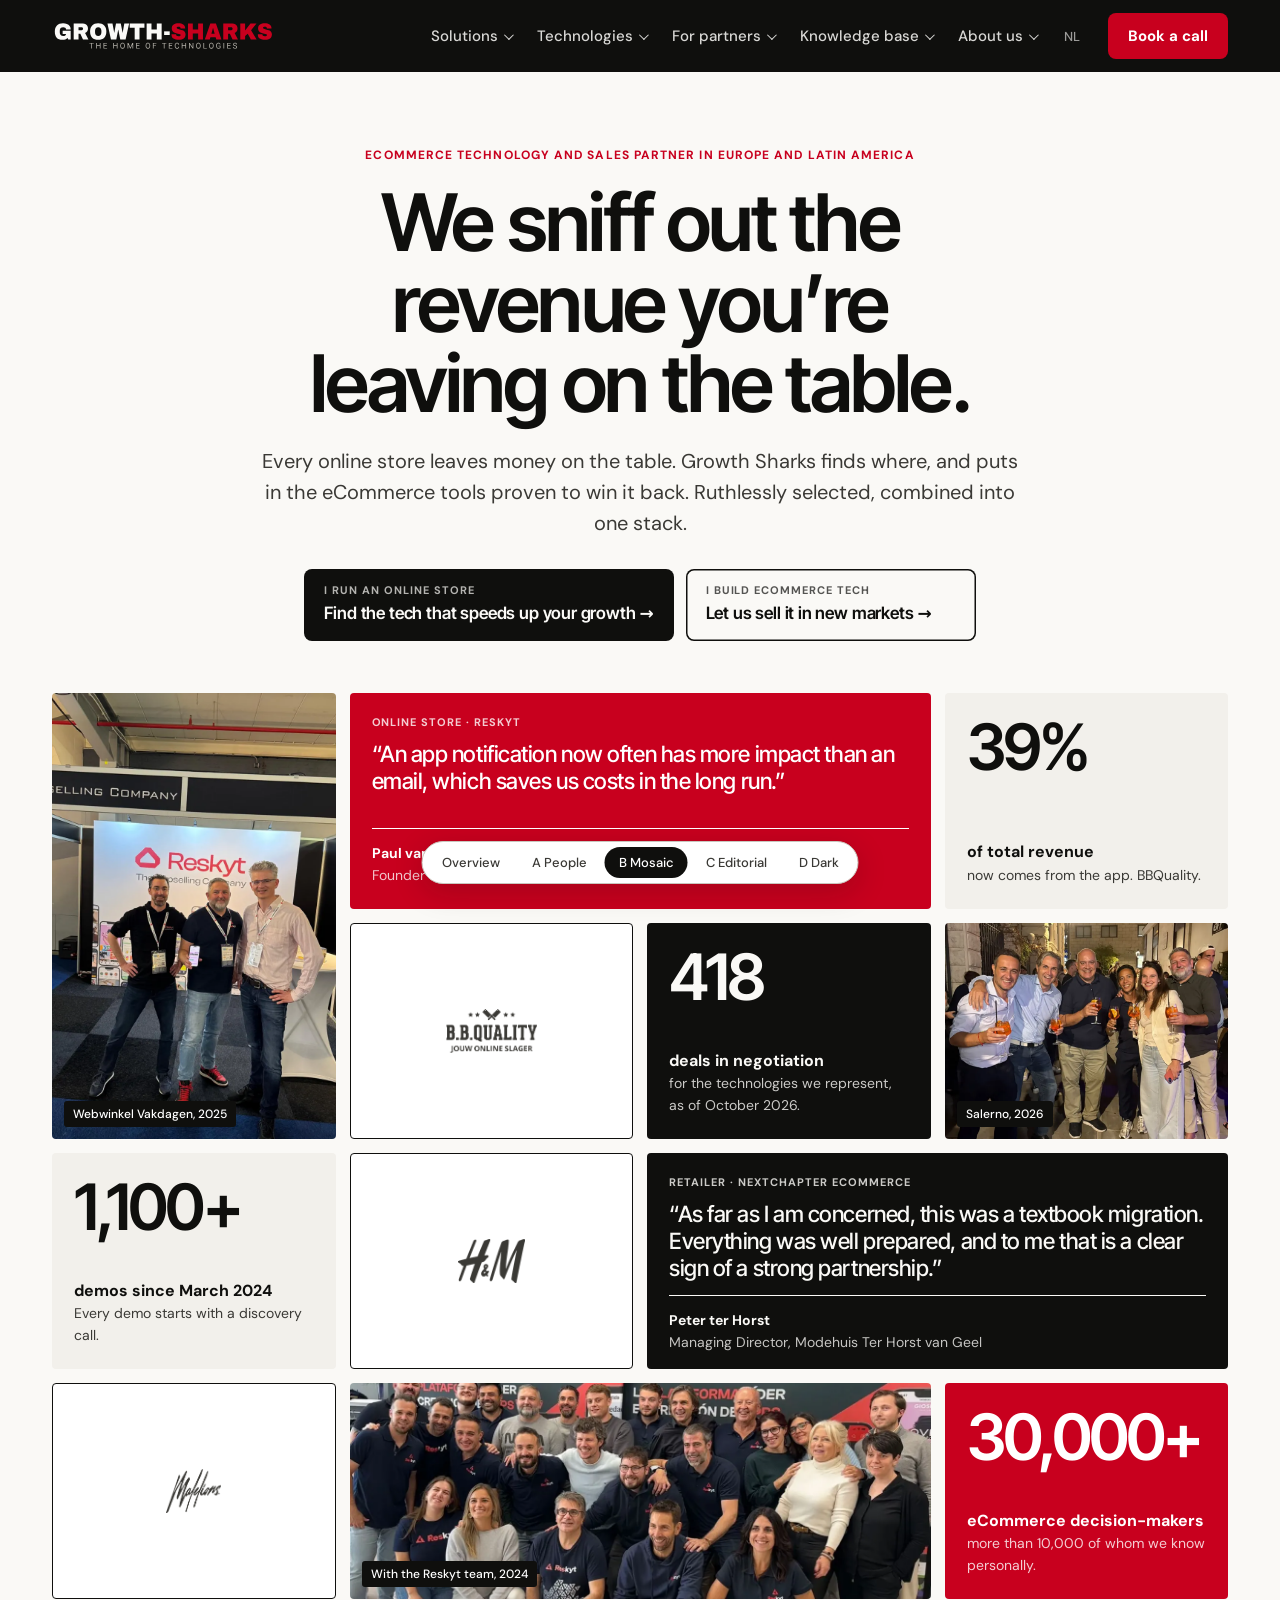
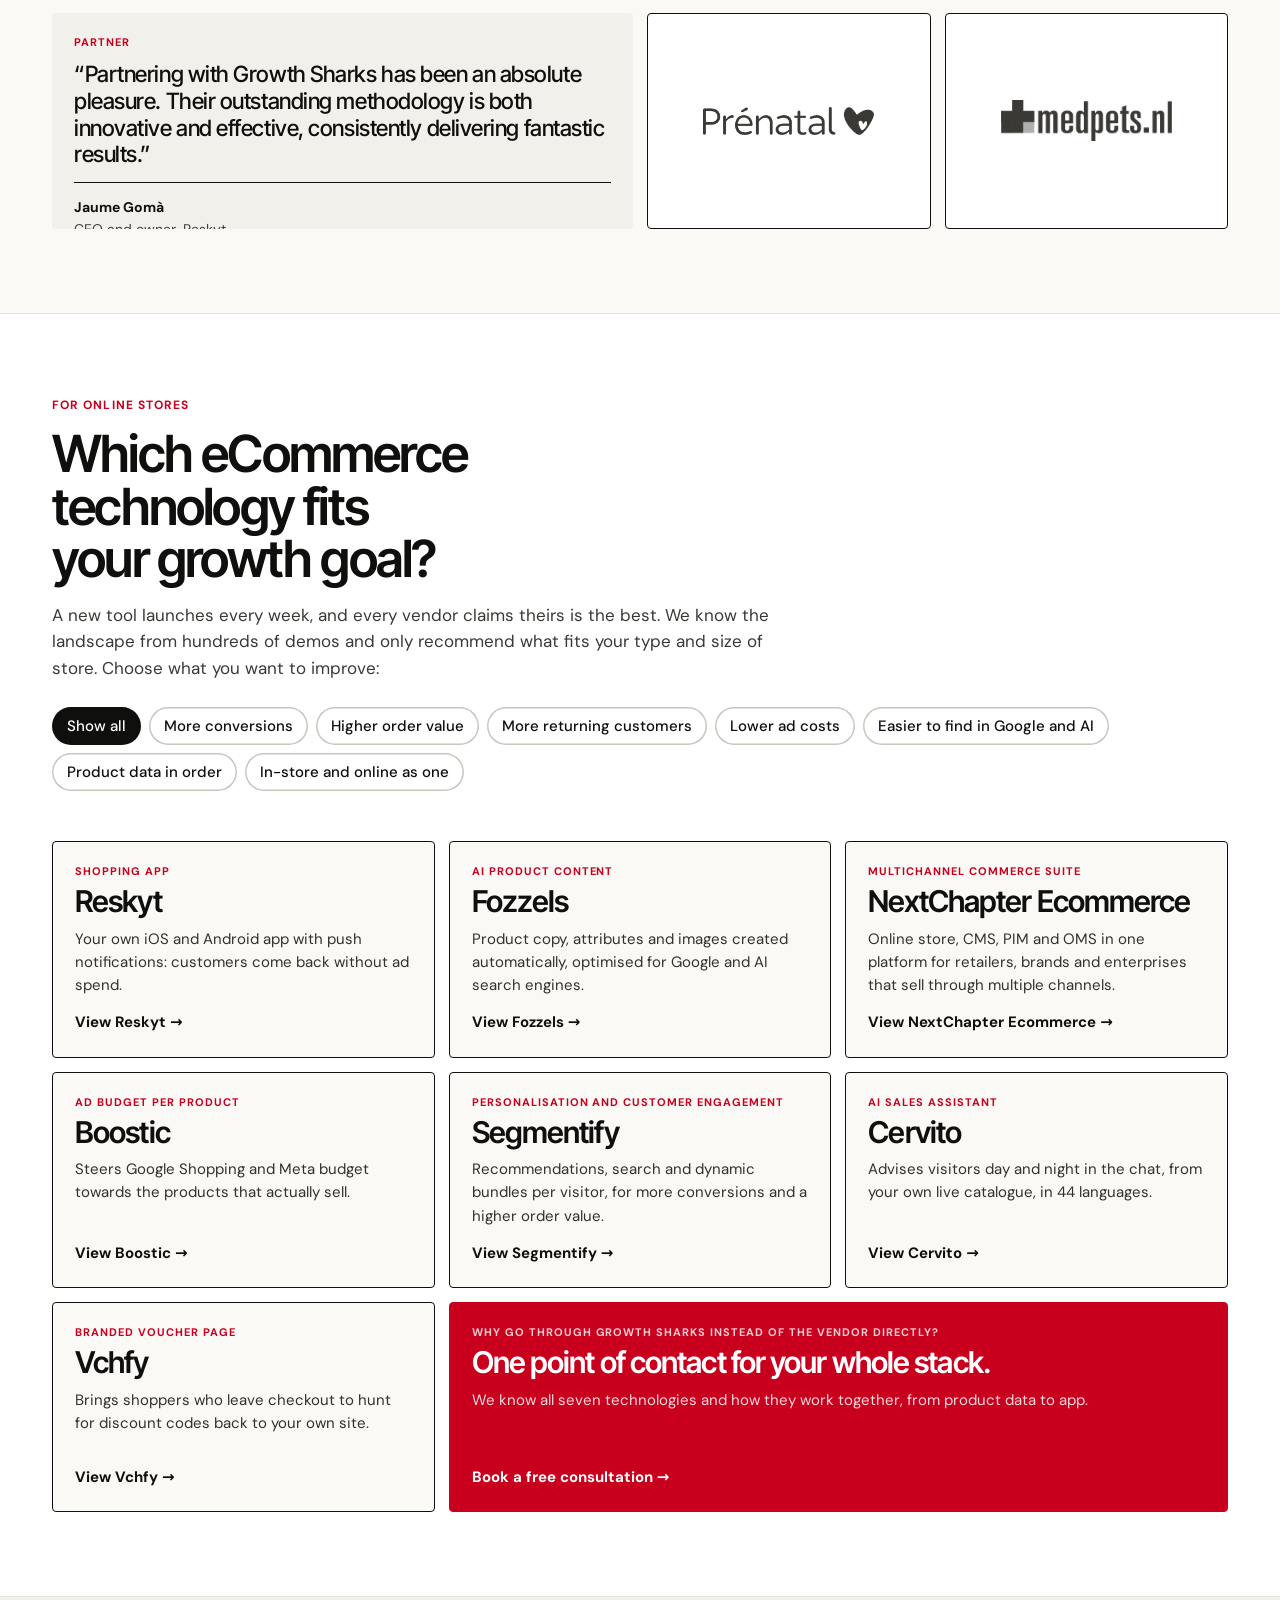
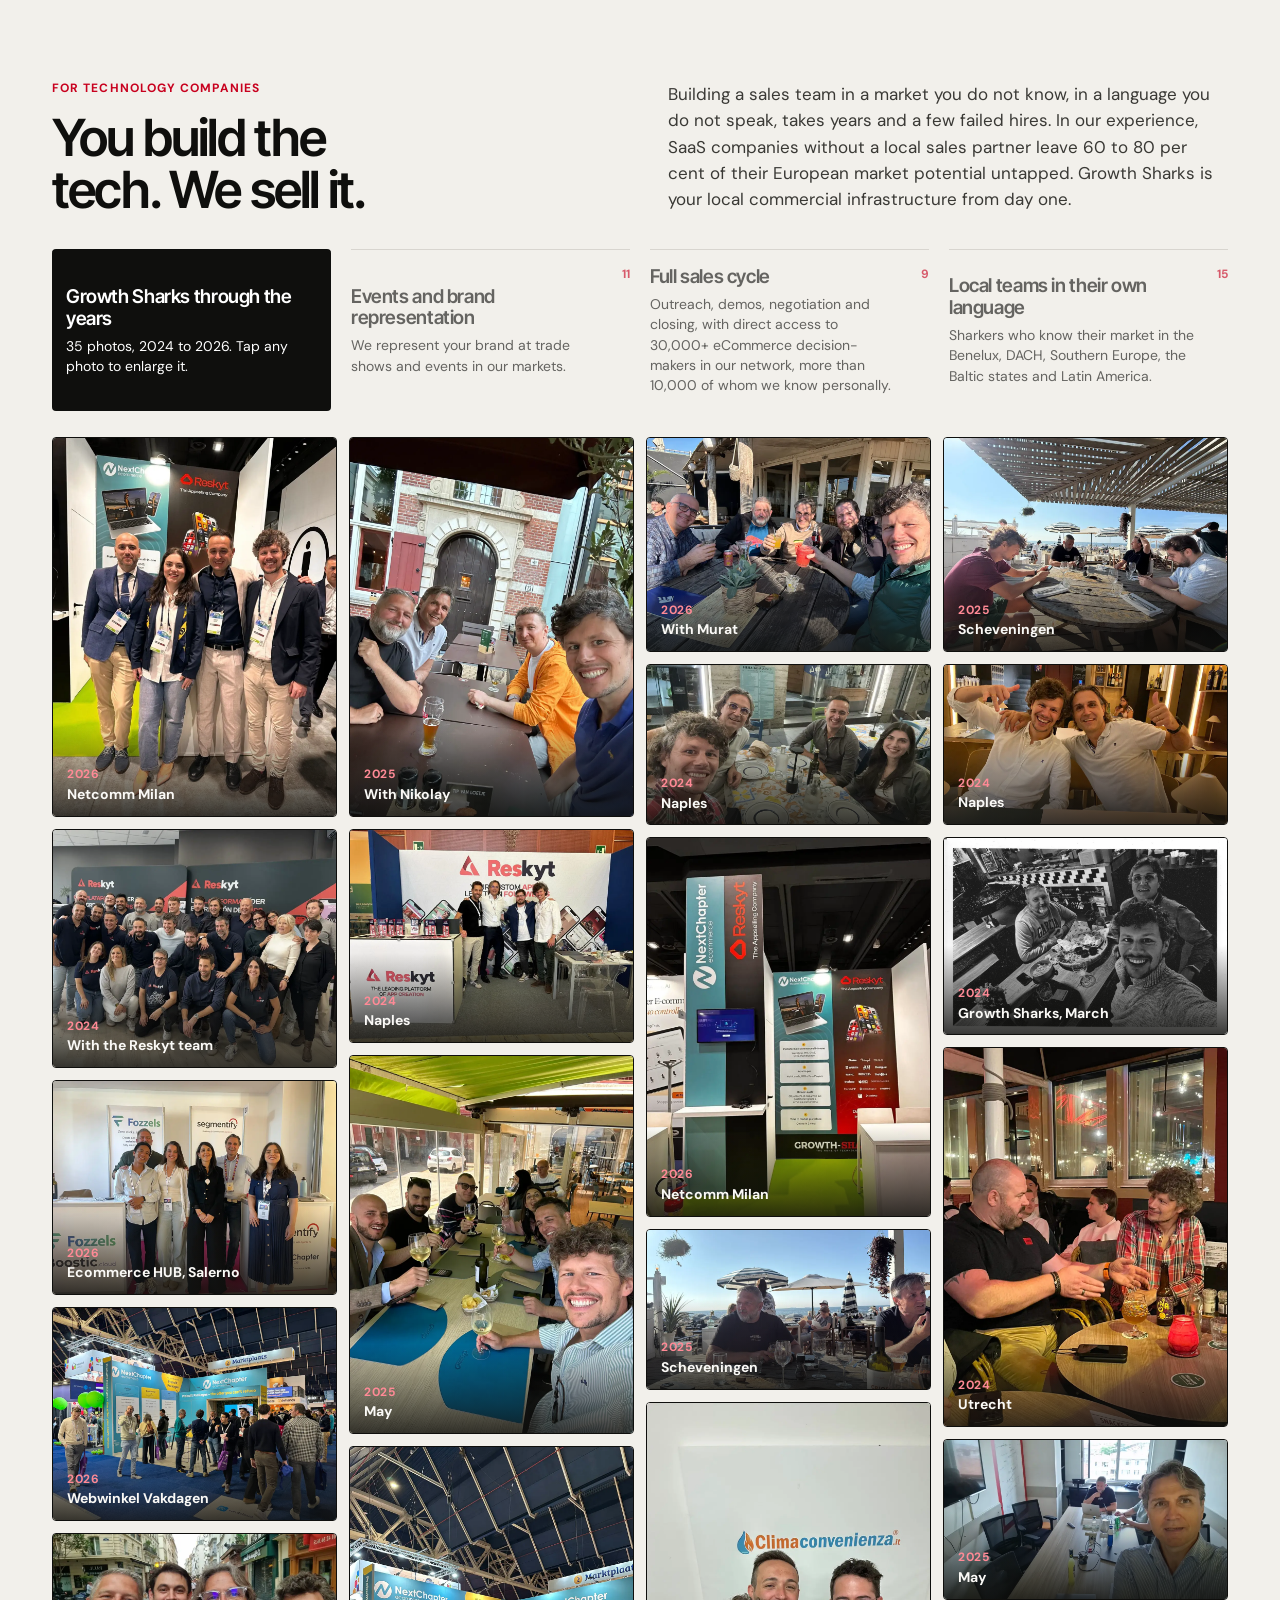
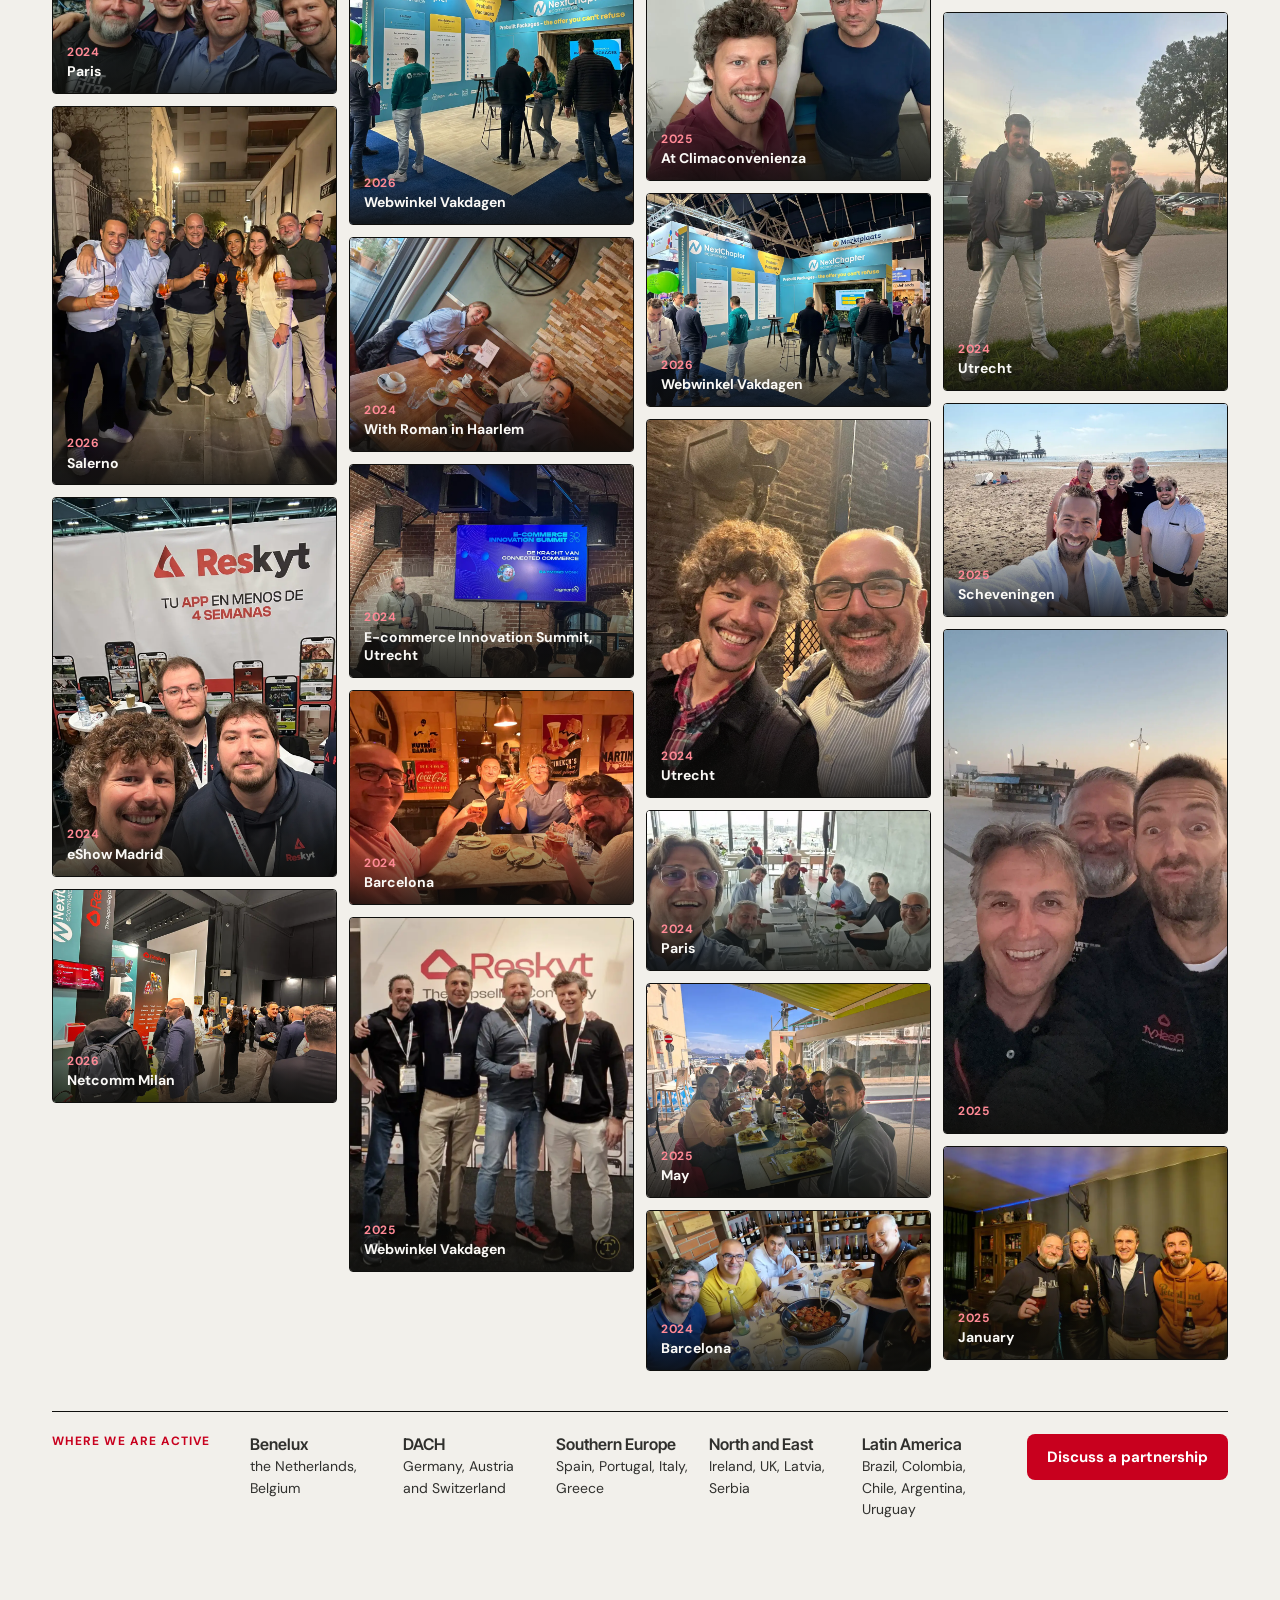
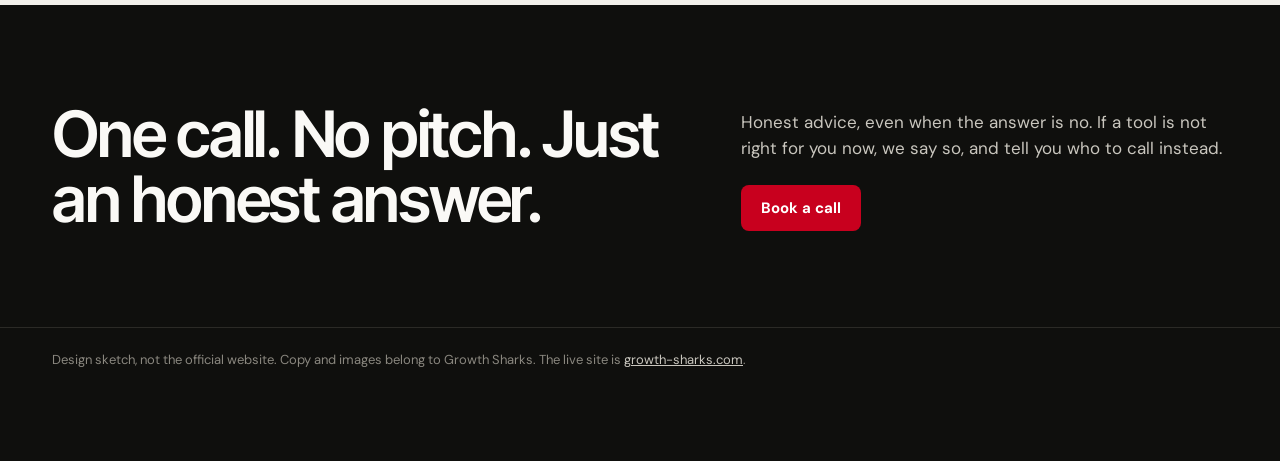
<file: b-mosaic.html>
<!doctype html>
<html lang="en">
<head>
<meta charset="utf-8">
<meta name="viewport" content="width=device-width,initial-scale=1">
<title>B. Proof mosaic</title>
<meta name="robots" content="noindex,nofollow">
<link rel="stylesheet" href="base.css">
<script src="proto.js" defer></script>
<style>
/* B. Proof mosaic. References: Intercom, Jasper. Customers, numbers and photos in one grid right under the headline. */
.hero{padding:76px 0 44px;text-align:center}
.hero h1{font-size:clamp(44px,6.2vw,88px);max-width:15ch;margin:18px auto 22px}
.hero p.lead{font-size:20px;color:var(--ink-3);max-width:38em;margin:0 auto 30px}
.hero .go{display:flex;gap:12px;justify-content:center;flex-wrap:wrap}
.hero .go a{text-align:left;padding:14px 20px;border-radius:8px;background:var(--ink);color:var(--paper);min-width:290px}
.hero .go a+a{background:transparent;color:var(--ink);box-shadow:inset 0 0 0 1.5px var(--ink)}
.hero .go small{display:block;font:700 11px var(--body);letter-spacing:.09em;text-transform:uppercase;opacity:.7;margin-bottom:3px}
.hero .go b{font:600 17px var(--head);letter-spacing:-.01em}

.mos{padding:8px 0 84px}
.grid{display:grid;grid-template-columns:repeat(4,1fr);grid-auto-rows:216px;gap:14px}
.t{position:relative;overflow:hidden;padding:22px;display:flex;flex-direction:column;border-radius:4px}
.t.w2{grid-column:span 2}
.t.h2{grid-row:span 2}
.t.ph{padding:0}
.t.ph img{width:100%;height:100%;object-fit:cover}
.t.ph span{position:absolute;left:12px;bottom:12px;background:var(--ink);color:#fff;font:500 12px var(--body);padding:5px 9px;border-radius:3px}
.t.lg{border:1.5px solid var(--ink);align-items:center;justify-content:center;background:#fff}
.t.lg img{max-height:44px;max-width:72%}
.t.num{background:var(--paper-2)}
.t.num b{font:600 clamp(48px,5vw,76px)/1 var(--head);letter-spacing:-.045em}
.t.num strong{margin-top:auto;font-size:16px}
.t.num p{font-size:14px;color:var(--ink-3)}
.t.red{background:var(--red);color:#fff}
.t.ink{background:var(--ink);color:var(--paper)}
.t.red.num p,.t.ink.num p{color:inherit;opacity:.8}
.t q{quotes:none;display:block;margin-bottom:14px;font:500 clamp(19px,1.75vw,25px)/1.2 var(--head);letter-spacing:-.02em}
.t cite{margin-top:auto;padding-top:14px;border-top:1px solid currentColor;font-style:normal;font-size:14px;font-weight:700}
.t cite span{display:block;font-weight:400;opacity:.78}
.t .tag{font:700 11px var(--body);letter-spacing:.09em;text-transform:uppercase;opacity:.8;margin-bottom:12px}

.sel{background:#fff;border-top:1px solid var(--line);padding:84px 0}
.sel h2{font-size:clamp(34px,4vw,54px);max-width:18ch;margin:14px 0 18px}
.sel .intro{color:var(--ink-3);max-width:44em;margin-bottom:26px}
.cards{display:grid;grid-template-columns:repeat(3,1fr);gap:14px}
.cards a{display:flex;flex-direction:column;padding:22px;border:1.5px solid var(--ink);border-radius:4px;min-height:210px;background:var(--paper)}
.cards a:hover{background:var(--ink);color:var(--paper)}
.cards small{font:700 11px var(--body);letter-spacing:.09em;text-transform:uppercase;color:var(--red)}
.cards a:hover small{color:var(--red-soft)}
.cards b{font:600 30px/1.05 var(--head);letter-spacing:-.03em;margin:8px 0 10px}
.cards p{font-size:15px;opacity:.85}
.cards i{margin-top:auto;font-style:normal;font-weight:700;font-size:15px;padding-top:14px}
.cards .why{background:var(--red);color:#fff;border-color:var(--red)}
.cards .why:hover{background:var(--red-deep)}
.cards .why small{color:#fff;opacity:.8}

@media (max-width:1000px){.grid{grid-template-columns:repeat(2,1fr)}.cards{grid-template-columns:1fr 1fr}}
@media (max-width:620px){.grid{grid-template-columns:1fr;grid-auto-rows:auto}.t{min-height:200px}.t.w2{grid-column:auto}.t.h2{grid-row:auto}.t.ph{height:240px}.cards{grid-template-columns:1fr}.hero .go a{min-width:0;width:100%}}
/* Proof wall as bordered tiles with a caption badge */
.proof{background:var(--paper-2)}
.wall2 figure{border:1.5px solid var(--ink);border-radius:4px;overflow:hidden}
.tabs button.on{background:var(--ink);color:#fff;border-top-color:var(--ink);padding-left:14px;border-radius:4px}
.tabs button.on i{color:var(--red-soft);right:12px}
</style>
</head>
<body>
<header class="hd"><div class="wrap">
  <img src="assets/img/gs-logo-light.svg" alt="Growth Sharks, the home of technologies">
  <nav><a href="#">Solutions</a><a href="#">Technologies</a><a href="#">For partners</a><a href="#">Knowledge base</a><a href="#">About us</a></nav>
  <a class="lang" href="https://www.growth-sharks.com/">NL</a><a class="btn" href="#contact">Book a call</a>
</div></header>

<section class="hero"><div class="wrap">
  <p class="eyebrow">eCommerce technology and sales partner in Europe and Latin America</p>
  <h1>We sniff out the revenue you’re leaving on the table.</h1>
  <p class="lead">Every online store leaves money on the table. Growth Sharks finds where, and puts in the eCommerce tools proven to win it back. Ruthlessly selected, combined into one stack.</p>
  <div class="go">
    <a href="#stores"><small>I run an online store</small><b>Find the tech that speeds up your growth →</b></a>
    <a href="#partners"><small>I build eCommerce tech</small><b>Let us sell it in new markets →</b></a>
  </div>
</div></section>

<section class="mos"><div class="wrap"><div class="grid">
  <div class="t ph h2"><img src="assets/img/reel/2025-wwv-mr-online-drogist.webp" alt=""><span>Webwinkel Vakdagen, 2025</span></div>
  <div class="t red w2">
    <p class="tag">Online store · Reskyt</p>
    <q>“An app notification now often has more impact than an email, which saves us costs in the long run.”</q>
    <cite>Paul van Dinther<span>Founder and owner, BBQuality</span></cite>
  </div>
  <div class="t num"><b>39%</b><strong>of total revenue</strong><p>now comes from the app. BBQuality.</p></div>

  <div class="t lg"><img src="assets/img/logos/bbquality.webp" alt="BBQuality"></div>
  <div class="t num ink"><b>418</b><strong>deals in negotiation</strong><p>for the technologies we represent, as of October 2026.</p></div>
  <div class="t ph"><img src="assets/img/reel/2026-salerno-networking.webp" alt=""><span>Salerno, 2026</span></div>

  <div class="t num"><b>1,100+</b><strong>demos since March 2024</strong><p>Every demo starts with a discovery call.</p></div>
  <div class="t lg"><img src="assets/img/logos/hm.webp" alt="H&amp;M"></div>
  <div class="t ink w2">
    <p class="tag">Retailer · NextChapter Ecommerce</p>
    <q>“As far as I am concerned, this was a textbook migration. Everything was well prepared, and to me that is a clear sign of a strong partnership.”</q>
    <cite>Peter ter Horst<span>Managing Director, Modehuis Ter Horst van Geel</span></cite>
  </div>

  <div class="t lg"><img src="assets/img/logos/malelions.webp" alt="Malelions"></div>
  <div class="t ph w2"><img src="assets/img/reel/2024-reskyt-team-building-1.webp" alt=""><span>With the Reskyt team, 2024</span></div>
  <div class="t num red"><b>30,000+</b><strong>eCommerce decision-makers</strong><p>more than 10,000 of whom we know personally.</p></div>

  <div class="t w2" style="background:var(--paper-2)">
    <p class="tag" style="color:var(--red);opacity:1">Partner</p>
    <q>“Partnering with Growth Sharks has been an absolute pleasure. Their outstanding methodology is both innovative and effective, consistently delivering fantastic results.”</q>
    <cite>Jaume Gomà<span>CEO and owner, Reskyt</span></cite>
  </div>
  <div class="t lg"><img src="assets/img/logos/prenatal.webp" alt="Prenatal"></div>
  <div class="t lg"><img src="assets/img/logos/medpets.webp" alt="Medpets"></div>
</div></div></section>

<section class="sel" id="stores"><div class="wrap">
  <p class="eyebrow">For online stores</p>
  <h2>Which eCommerce technology fits your growth goal?</h2>
  <p class="intro">A new tool launches every week, and every vendor claims theirs is the best. We know the landscape from hundreds of demos and only recommend what fits your type and size of store. Choose what you want to improve:</p>
  <div class="chips" data-goals></div>
  <div class="cards">
    <a data-tech="reskyt" href="https://www.growth-sharks.com/en/reskyt/"><small>Shopping app</small><b>Reskyt</b><p>Your own iOS and Android app with push notifications: customers come back without ad spend.</p><i>View Reskyt →</i></a>
    <a data-tech="fozzels" href="https://www.growth-sharks.com/en/fozzels/"><small>AI product content</small><b>Fozzels</b><p>Product copy, attributes and images created automatically, optimised for Google and AI search engines.</p><i>View Fozzels →</i></a>
    <a data-tech="nextchapter-ecommerce" href="https://www.growth-sharks.com/en/nextchapter-ecommerce/"><small>Multichannel commerce suite</small><b>NextChapter Ecommerce</b><p>Online store, CMS, PIM and OMS in one platform for retailers, brands and enterprises that sell through multiple channels.</p><i>View NextChapter Ecommerce →</i></a>
    <a data-tech="boostic" href="https://www.growth-sharks.com/en/boostic/"><small>Ad budget per product</small><b>Boostic</b><p>Steers Google Shopping and Meta budget towards the products that actually sell.</p><i>View Boostic →</i></a>
    <a data-tech="segmentify" href="https://www.growth-sharks.com/en/segmentify/"><small>Personalisation and customer engagement</small><b>Segmentify</b><p>Recommendations, search and dynamic bundles per visitor, for more conversions and a higher order value.</p><i>View Segmentify →</i></a>
    <a data-tech="cervito" href="https://www.growth-sharks.com/en/cervito/"><small>AI sales assistant</small><b>Cervito</b><p>Advises visitors day and night in the chat, from your own live catalogue, in 44 languages.</p><i>View Cervito →</i></a>
    <a data-tech="vchfy" href="https://www.growth-sharks.com/en/vchfy/"><small>Branded voucher page</small><b>Vchfy</b><p>Brings shoppers who leave checkout to hunt for discount codes back to your own site.</p><i>View Vchfy →</i></a>
    <a href="#contact" class="why" style="grid-column:span 2"><small>Why go through Growth Sharks instead of the vendor directly?</small><b>One point of contact for your whole stack.</b><p>We know all seven technologies and how they work together, from product data to app.</p><i>Book a free consultation →</i></a>
  </div>
</div></section>

<section class="proof" id="partners"><div class="wrap">
  <div class="top">
    <div><p class="eyebrow" style="margin-bottom:14px">For technology companies</p><h2>You build the tech. We sell it.</h2></div>
    <p>Building a sales team in a market you do not know, in a language you do not speak, takes years and a few failed hires. In our experience, SaaS companies without a local sales partner leave 60 to 80 per cent of their European market potential untapped. Growth Sharks is your local commercial infrastructure from day one.</p>
  </div>
  <div class="tabs">
    <button type="button" class="on" data-show="all" aria-pressed="true"><b>Growth Sharks through the years</b><span>35 photos, 2024 to 2026. Tap any photo to enlarge it.</span></button>
    <button type="button" data-show="ev" aria-pressed="false"><b>Events and brand representation</b><span>We represent your brand at trade shows and events in our markets.</span><i>11</i></button>
    <button type="button" data-show="sales" aria-pressed="false"><b>Full sales cycle</b><span>Outreach, demos, negotiation and closing, with direct access to 30,000+ eCommerce decision-makers in our network, more than 10,000 of whom we know personally.</span><i>9</i></button>
    <button type="button" data-show="local" aria-pressed="false"><b>Local teams in their own language</b><span>Sharkers who know their market in the Benelux, DACH, Southern Europe, the Baltic states and Latin America.</span><i>15</i></button>
  </div>
  <div class="wall2">
    <figure data-tag="ev" data-year="2026"><button type="button" aria-label="Enlarge photo: Netcomm Milan, 2026"><img src="assets/img/proof/2026-35.webp" width="1100" height="1466" loading="lazy" alt="Netcomm Milan (2026)"></button><figcaption><span>2026</span>Netcomm Milan</figcaption></figure>
    <figure data-tag="sales" data-year="2024"><button type="button" aria-label="Enlarge photo: With the Reskyt team, 2024"><img src="assets/img/proof/2024-07.webp" width="1100" height="924" loading="lazy" alt="With the Reskyt team (2024)"></button><figcaption><span>2024</span>With the Reskyt team</figcaption></figure>
    <figure data-tag="ev" data-year="2026"><button type="button" aria-label="Enlarge photo: Ecommerce HUB, Salerno, 2026"><img src="assets/img/proof/2026-33.webp" width="1100" height="826" loading="lazy" alt="Ecommerce HUB, Salerno (2026)"></button><figcaption><span>2026</span>Ecommerce HUB, Salerno</figcaption></figure>
    <figure data-tag="ev" data-year="2026"><button type="button" aria-label="Enlarge photo: Webwinkel Vakdagen, 2026"><img src="assets/img/proof/2026-41.webp" width="1100" height="826" loading="lazy" alt="Webwinkel Vakdagen (2026)"></button><figcaption><span>2026</span>Webwinkel Vakdagen</figcaption></figure>
    <figure data-tag="sales" data-year="2024"><button type="button" aria-label="Enlarge photo: Paris, 2024"><img src="assets/img/proof/2024-05.webp" width="1100" height="618" loading="lazy" alt="Paris (2024)"></button><figcaption><span>2024</span>Paris</figcaption></figure>
    <figure data-tag="local" data-year="2026"><button type="button" aria-label="Enlarge photo: Salerno, 2026"><img src="assets/img/proof/2026-34.webp" width="1100" height="1466" loading="lazy" alt="Salerno (2026)"></button><figcaption><span>2026</span>Salerno</figcaption></figure>
    <figure data-tag="ev" data-year="2024"><button type="button" aria-label="Enlarge photo: eShow Madrid, 2024"><img src="assets/img/proof/2024-00.webp" width="1100" height="1466" loading="lazy" alt="eShow Madrid (2024)"></button><figcaption><span>2024</span>eShow Madrid</figcaption></figure>
    <figure data-tag="ev" data-year="2026"><button type="button" aria-label="Enlarge photo: Netcomm Milan, 2026"><img src="assets/img/proof/2026-36.webp" width="1100" height="826" loading="lazy" alt="Netcomm Milan (2026)"></button><figcaption><span>2026</span>Netcomm Milan</figcaption></figure>
    <figure data-tag="sales" data-year="2025"><button type="button" aria-label="Enlarge photo: With Nikolay, 2025"><img src="assets/img/proof/2025-24.webp" width="1100" height="1466" loading="lazy" alt="With Nikolay (2025)"></button><figcaption><span>2025</span>With Nikolay</figcaption></figure>
    <figure data-tag="ev" data-year="2024"><button type="button" aria-label="Enlarge photo: Naples, 2024"><img src="assets/img/proof/2024-02.webp" width="1100" height="826" loading="lazy" alt="Naples (2024)"></button><figcaption><span>2024</span>Naples</figcaption></figure>
    <figure data-tag="local" data-year="2025"><button type="button" aria-label="Enlarge photo: May, 2025"><img src="assets/img/proof/2025-30.webp" width="1100" height="1466" loading="lazy" alt="May (2025)"></button><figcaption><span>2025</span>May</figcaption></figure>
    <figure data-tag="ev" data-year="2026"><button type="button" aria-label="Enlarge photo: Webwinkel Vakdagen, 2026"><img src="assets/img/proof/2026-42.webp" width="1100" height="1466" loading="lazy" alt="Webwinkel Vakdagen (2026)"></button><figcaption><span>2026</span>Webwinkel Vakdagen</figcaption></figure>
    <figure data-tag="sales" data-year="2024"><button type="button" aria-label="Enlarge photo: With Roman in Haarlem, 2024"><img src="assets/img/proof/2024-08.webp" width="1100" height="826" loading="lazy" alt="With Roman in Haarlem (2024)"></button><figcaption><span>2024</span>With Roman in Haarlem</figcaption></figure>
    <figure data-tag="ev" data-year="2024"><button type="button" aria-label="Enlarge photo: E-commerce Innovation Summit, Utrecht, 2024"><img src="assets/img/proof/2024-11.webp" width="1100" height="826" loading="lazy" alt="E-commerce Innovation Summit, Utrecht (2024)"></button><figcaption><span>2024</span>E-commerce Innovation Summit, Utrecht</figcaption></figure>
    <figure data-tag="local" data-year="2024"><button type="button" aria-label="Enlarge photo: Barcelona, 2024"><img src="assets/img/proof/2024-13.webp" width="1100" height="826" loading="lazy" alt="Barcelona (2024)"></button><figcaption><span>2024</span>Barcelona</figcaption></figure>
    <figure data-tag="ev" data-year="2025"><button type="button" aria-label="Enlarge photo: Webwinkel Vakdagen, 2025"><img src="assets/img/proof/2025-25.webp" width="800" height="998" loading="lazy" alt="Webwinkel Vakdagen (2025)"></button><figcaption><span>2025</span>Webwinkel Vakdagen</figcaption></figure>
    <figure data-tag="sales" data-year="2026"><button type="button" aria-label="Enlarge photo: With Murat, 2026"><img src="assets/img/proof/2026-32.webp" width="1100" height="826" loading="lazy" alt="With Murat (2026)"></button><figcaption><span>2026</span>With Murat</figcaption></figure>
    <figure data-tag="local" data-year="2024"><button type="button" aria-label="Enlarge photo: Naples, 2024"><img src="assets/img/proof/2024-03.webp" width="1100" height="620" loading="lazy" alt="Naples (2024)"></button><figcaption><span>2024</span>Naples</figcaption></figure>
    <figure data-tag="ev" data-year="2026"><button type="button" aria-label="Enlarge photo: Netcomm Milan, 2026"><img src="assets/img/proof/2026-37.webp" width="1100" height="1466" loading="lazy" alt="Netcomm Milan (2026)"></button><figcaption><span>2026</span>Netcomm Milan</figcaption></figure>
    <figure data-tag="local" data-year="2025"><button type="button" aria-label="Enlarge photo: Scheveningen, 2025"><img src="assets/img/proof/2025-20.webp" width="1100" height="618" loading="lazy" alt="Scheveningen (2025)"></button><figcaption><span>2025</span>Scheveningen</figcaption></figure>
    <figure data-tag="sales" data-year="2025"><button type="button" aria-label="Enlarge photo: At Climaconvenienza, 2025"><img src="assets/img/proof/2025-29.webp" width="1100" height="1466" loading="lazy" alt="At Climaconvenienza (2025)"></button><figcaption><span>2025</span>At Climaconvenienza</figcaption></figure>
    <figure data-tag="ev" data-year="2026"><button type="button" aria-label="Enlarge photo: Webwinkel Vakdagen, 2026"><img src="assets/img/proof/2026-43.webp" width="1100" height="826" loading="lazy" alt="Webwinkel Vakdagen (2026)"></button><figcaption><span>2026</span>Webwinkel Vakdagen</figcaption></figure>
    <figure data-tag="local" data-year="2024"><button type="button" aria-label="Enlarge photo: Utrecht, 2024"><img src="assets/img/proof/2024-09.webp" width="1100" height="1466" loading="lazy" alt="Utrecht (2024)"></button><figcaption><span>2024</span>Utrecht</figcaption></figure>
    <figure data-tag="sales" data-year="2024"><button type="button" aria-label="Enlarge photo: Paris, 2024"><img src="assets/img/proof/2024-06.webp" width="1100" height="618" loading="lazy" alt="Paris (2024)"></button><figcaption><span>2024</span>Paris</figcaption></figure>
    <figure data-tag="local" data-year="2025"><button type="button" aria-label="Enlarge photo: May, 2025"><img src="assets/img/proof/2025-31.webp" width="1100" height="826" loading="lazy" alt="May (2025)"></button><figcaption><span>2025</span>May</figcaption></figure>
    <figure data-tag="local" data-year="2024"><button type="button" aria-label="Enlarge photo: Barcelona, 2024"><img src="assets/img/proof/2024-14.webp" width="1100" height="618" loading="lazy" alt="Barcelona (2024)"></button><figcaption><span>2024</span>Barcelona</figcaption></figure>
    <figure data-tag="local" data-year="2025"><button type="button" aria-label="Enlarge photo: Scheveningen, 2025"><img src="assets/img/proof/2025-22.webp" width="1100" height="826" loading="lazy" alt="Scheveningen (2025)"></button><figcaption><span>2025</span>Scheveningen</figcaption></figure>
    <figure data-tag="local" data-year="2024"><button type="button" aria-label="Enlarge photo: Naples, 2024"><img src="assets/img/proof/2024-04.webp" width="1100" height="618" loading="lazy" alt="Naples (2024)"></button><figcaption><span>2024</span>Naples</figcaption></figure>
    <figure data-tag="sales" data-year="2024"><button type="button" aria-label="Enlarge photo: Growth Sharks, March, 2024"><img src="assets/img/proof/2024-01.webp" width="1100" height="764" loading="lazy" alt="Growth Sharks, March (2024)"></button><figcaption><span>2024</span>Growth Sharks, March</figcaption></figure>
    <figure data-tag="local" data-year="2024"><button type="button" aria-label="Enlarge photo: Utrecht, 2024"><img src="assets/img/proof/2024-12.webp" width="1100" height="1466" loading="lazy" alt="Utrecht (2024)"></button><figcaption><span>2024</span>Utrecht</figcaption></figure>
    <figure data-tag="sales" data-year="2025"><button type="button" aria-label="Enlarge photo: May, 2025"><img src="assets/img/proof/2025-28.webp" width="1100" height="618" loading="lazy" alt="May (2025)"></button><figcaption><span>2025</span>May</figcaption></figure>
    <figure data-tag="local" data-year="2024"><button type="button" aria-label="Enlarge photo: Utrecht, 2024"><img src="assets/img/proof/2024-10.webp" width="1100" height="1466" loading="lazy" alt="Utrecht (2024)"></button><figcaption><span>2024</span>Utrecht</figcaption></figure>
    <figure data-tag="local" data-year="2025"><button type="button" aria-label="Enlarge photo: Scheveningen, 2025"><img src="assets/img/proof/2025-21.webp" width="1100" height="826" loading="lazy" alt="Scheveningen (2025)"></button><figcaption><span>2025</span>Scheveningen</figcaption></figure>
    <figure data-tag="local" data-year="2025"><button type="button" aria-label="Enlarge photo: 2025"><img src="assets/img/proof/2025-15.webp" width="1100" height="1954" loading="lazy" alt="2025"></button><figcaption><span>2025</span></figcaption></figure>
    <figure data-tag="local" data-year="2025"><button type="button" aria-label="Enlarge photo: January, 2025"><img src="assets/img/proof/2025-23.webp" width="800" height="600" loading="lazy" alt="January (2025)"></button><figcaption><span>2025</span>January</figcaption></figure>
  </div>
  <div class="active">
    <p class="eyebrow">Where we are active</p>
    <ul><li><b>Benelux</b>the Netherlands, Belgium</li><li><b>DACH</b>Germany, Austria and Switzerland</li><li><b>Southern Europe</b>Spain, Portugal, Italy, Greece</li><li><b>North and East</b>Ireland, UK, Latvia, Serbia</li><li><b>Latin America</b>Brazil, Colombia, Chile, Argentina, Uruguay</li></ul>
    <a class="btn" href="https://www.growth-sharks.com/en/#gs-partners">Discuss a partnership</a>
  </div>
</div></section>

<section class="cta" id="contact"><div class="wrap">
  <h2>One call. No pitch. Just an honest answer.</h2>
  <div><p>Honest advice, even when the answer is no. If a tool is not right for you now, we say so, and tell you who to call instead.</p><a class="btn" href="https://www.growth-sharks.com/en/#gs-contact">Book a call</a></div>
</div></section>
<div class="ft"><div class="wrap">Design sketch, not the official website. Copy and images belong to Growth Sharks. The live site is <a href="https://www.growth-sharks.com/en/" style="text-decoration:underline">growth-sharks.com</a>.</div></div>

<nav class="sw"><a href="index.html">Overview</a><a href="a-people.html">A People</a><a class="on" href="b-mosaic.html">B Mosaic</a><a href="c-editorial.html">C Editorial</a><a href="d-dark.html">D Dark</a></nav>
</body>
</html>
</file>
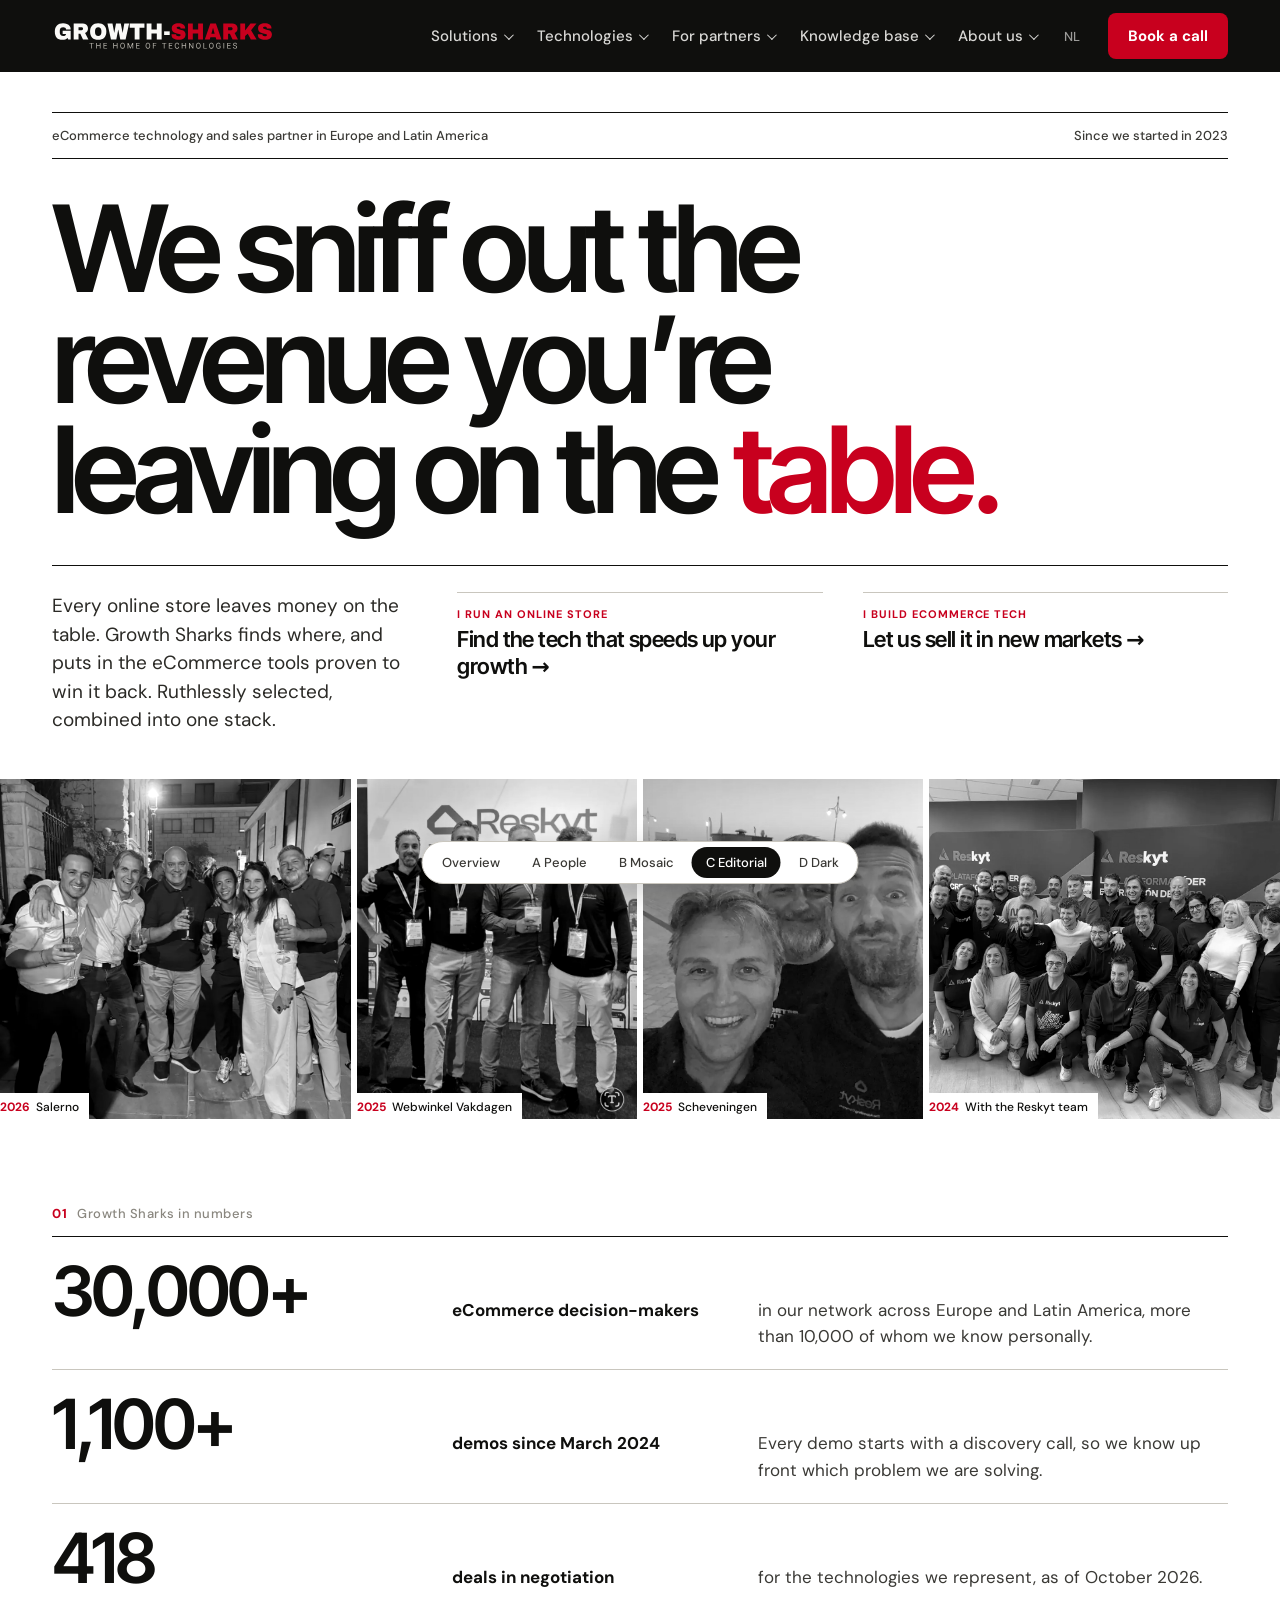
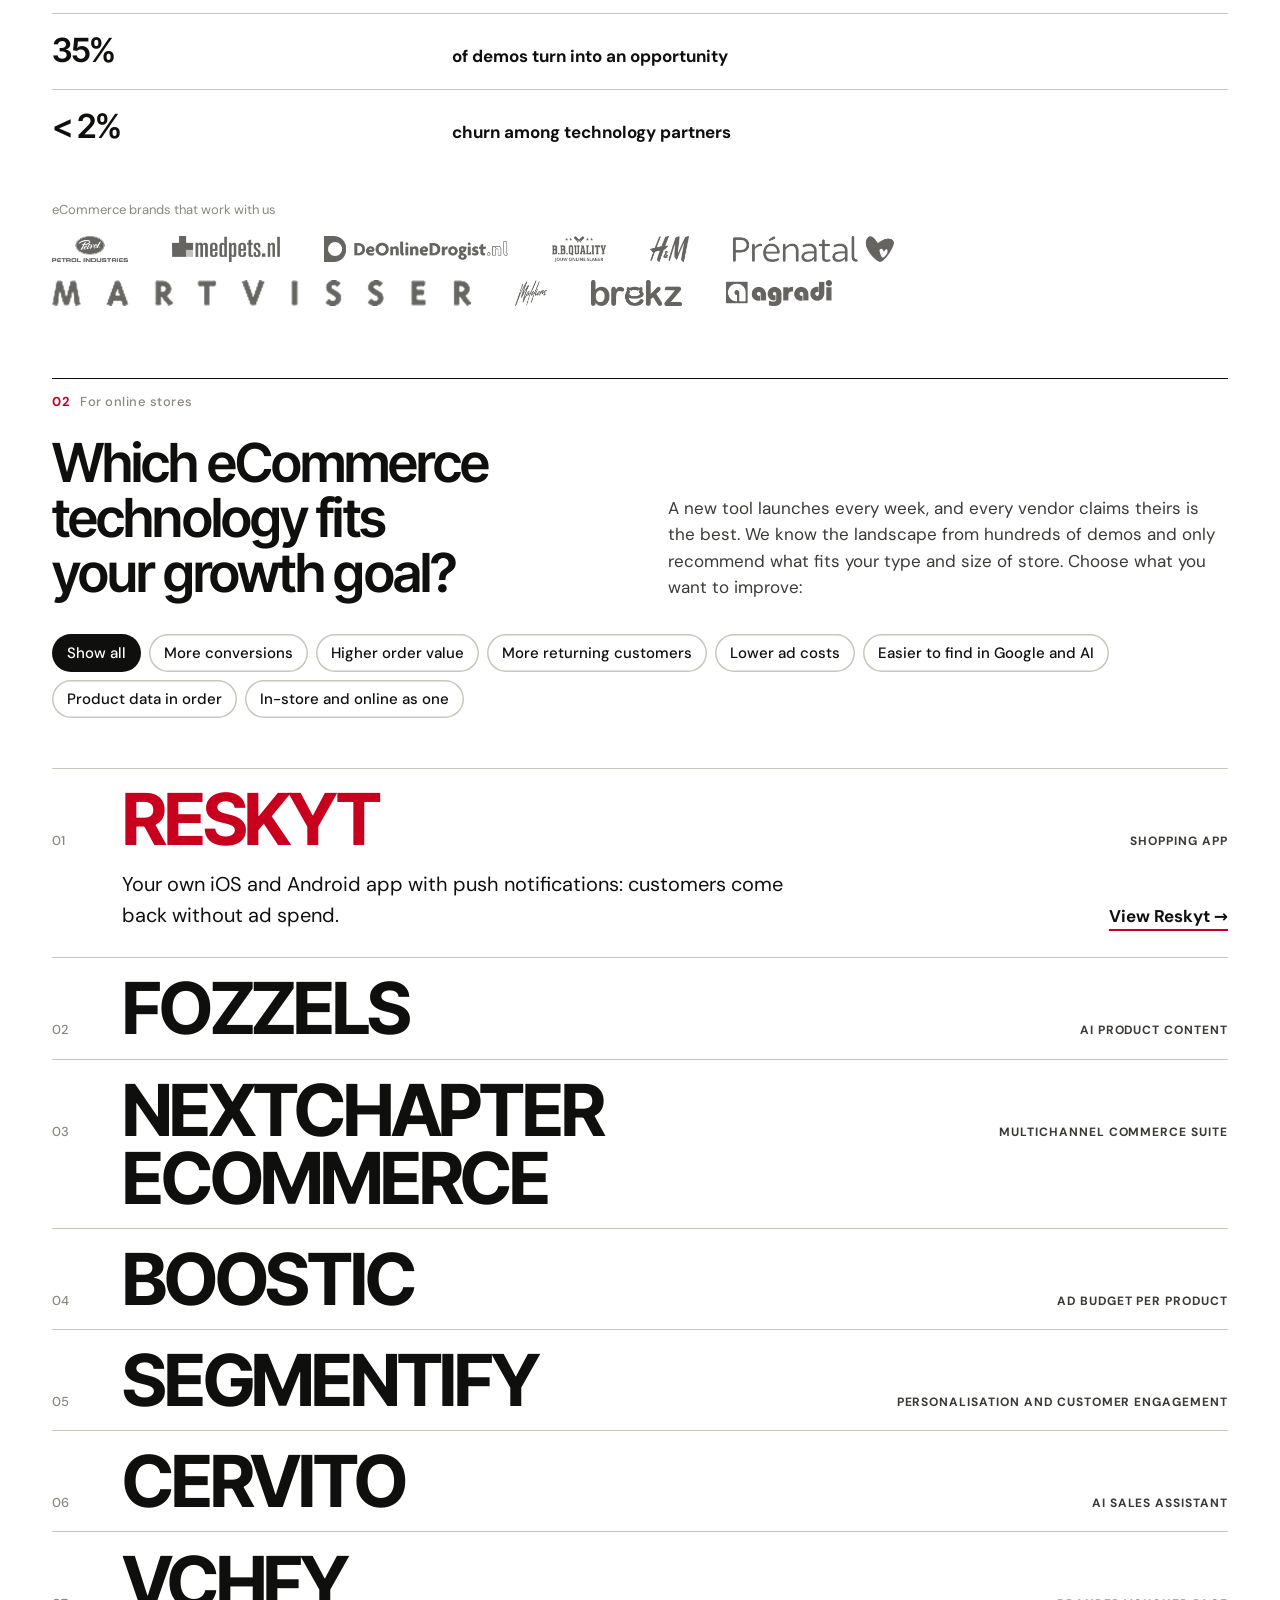
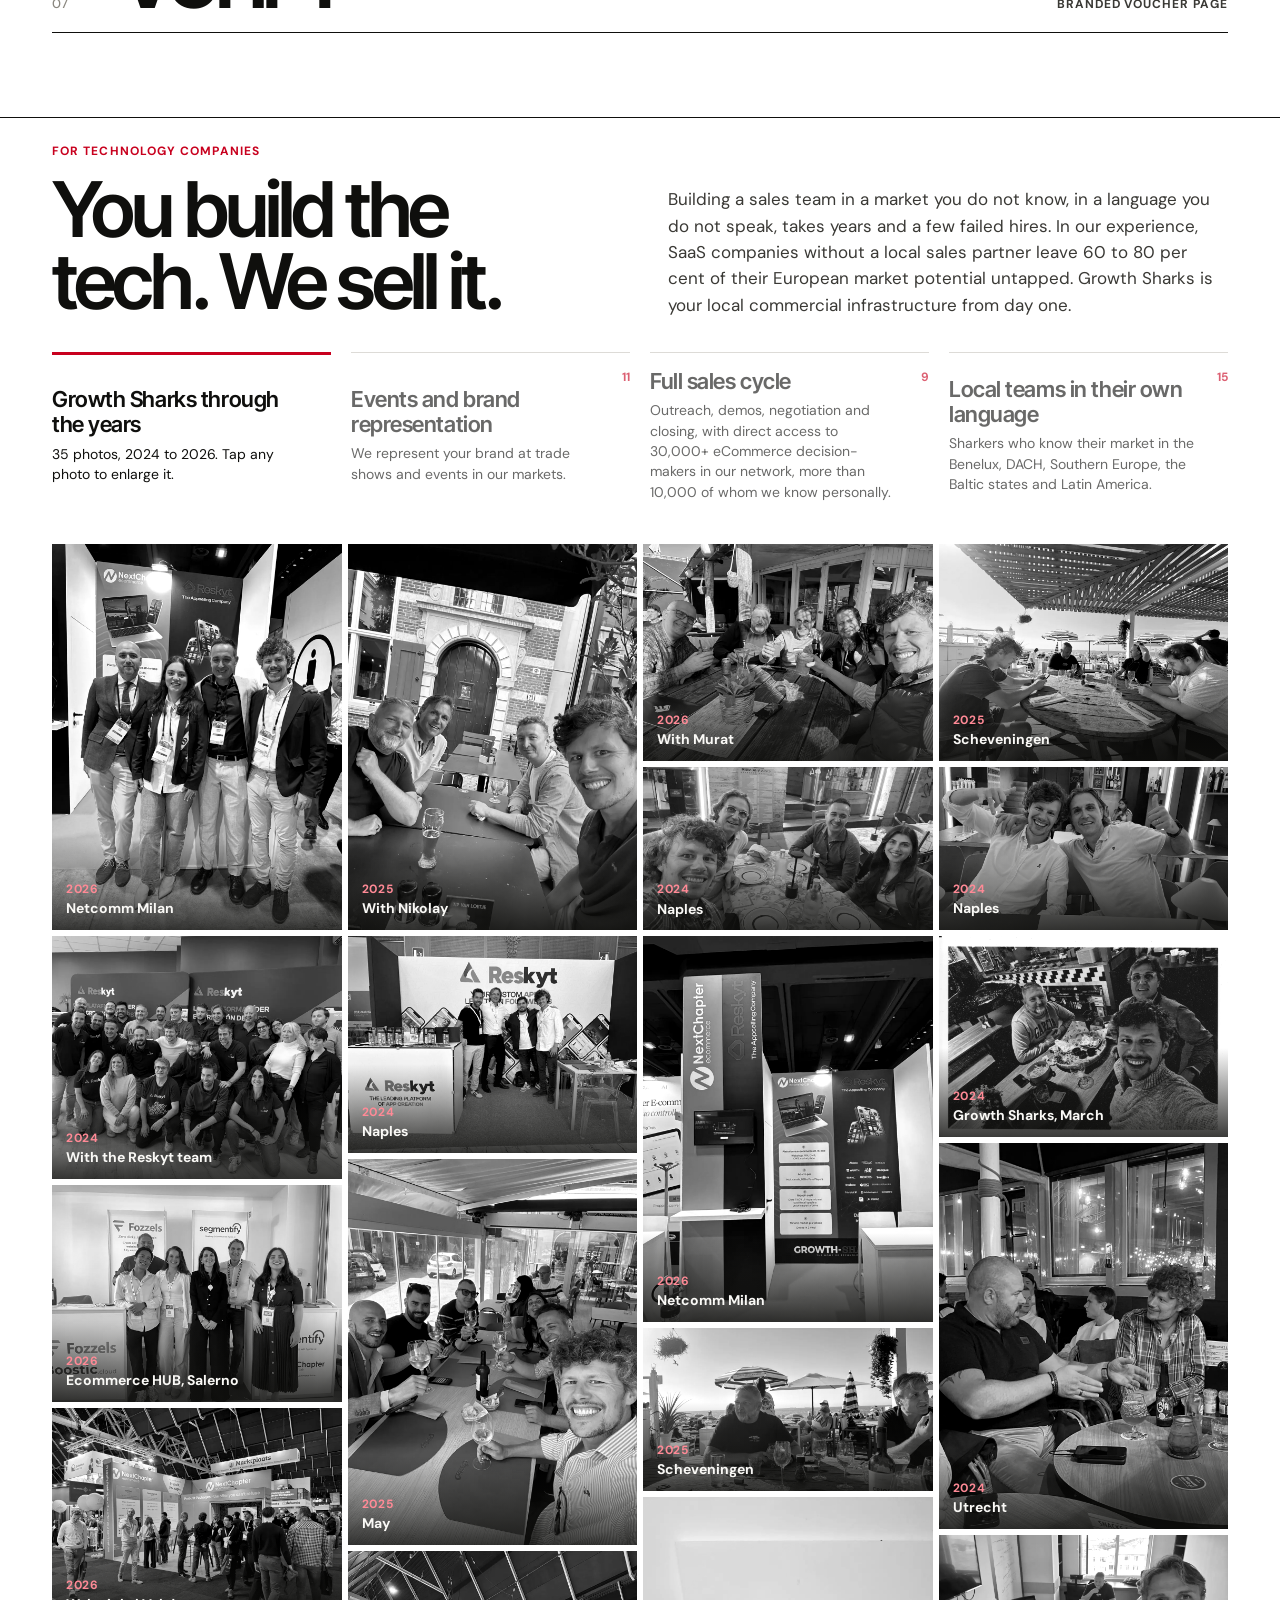
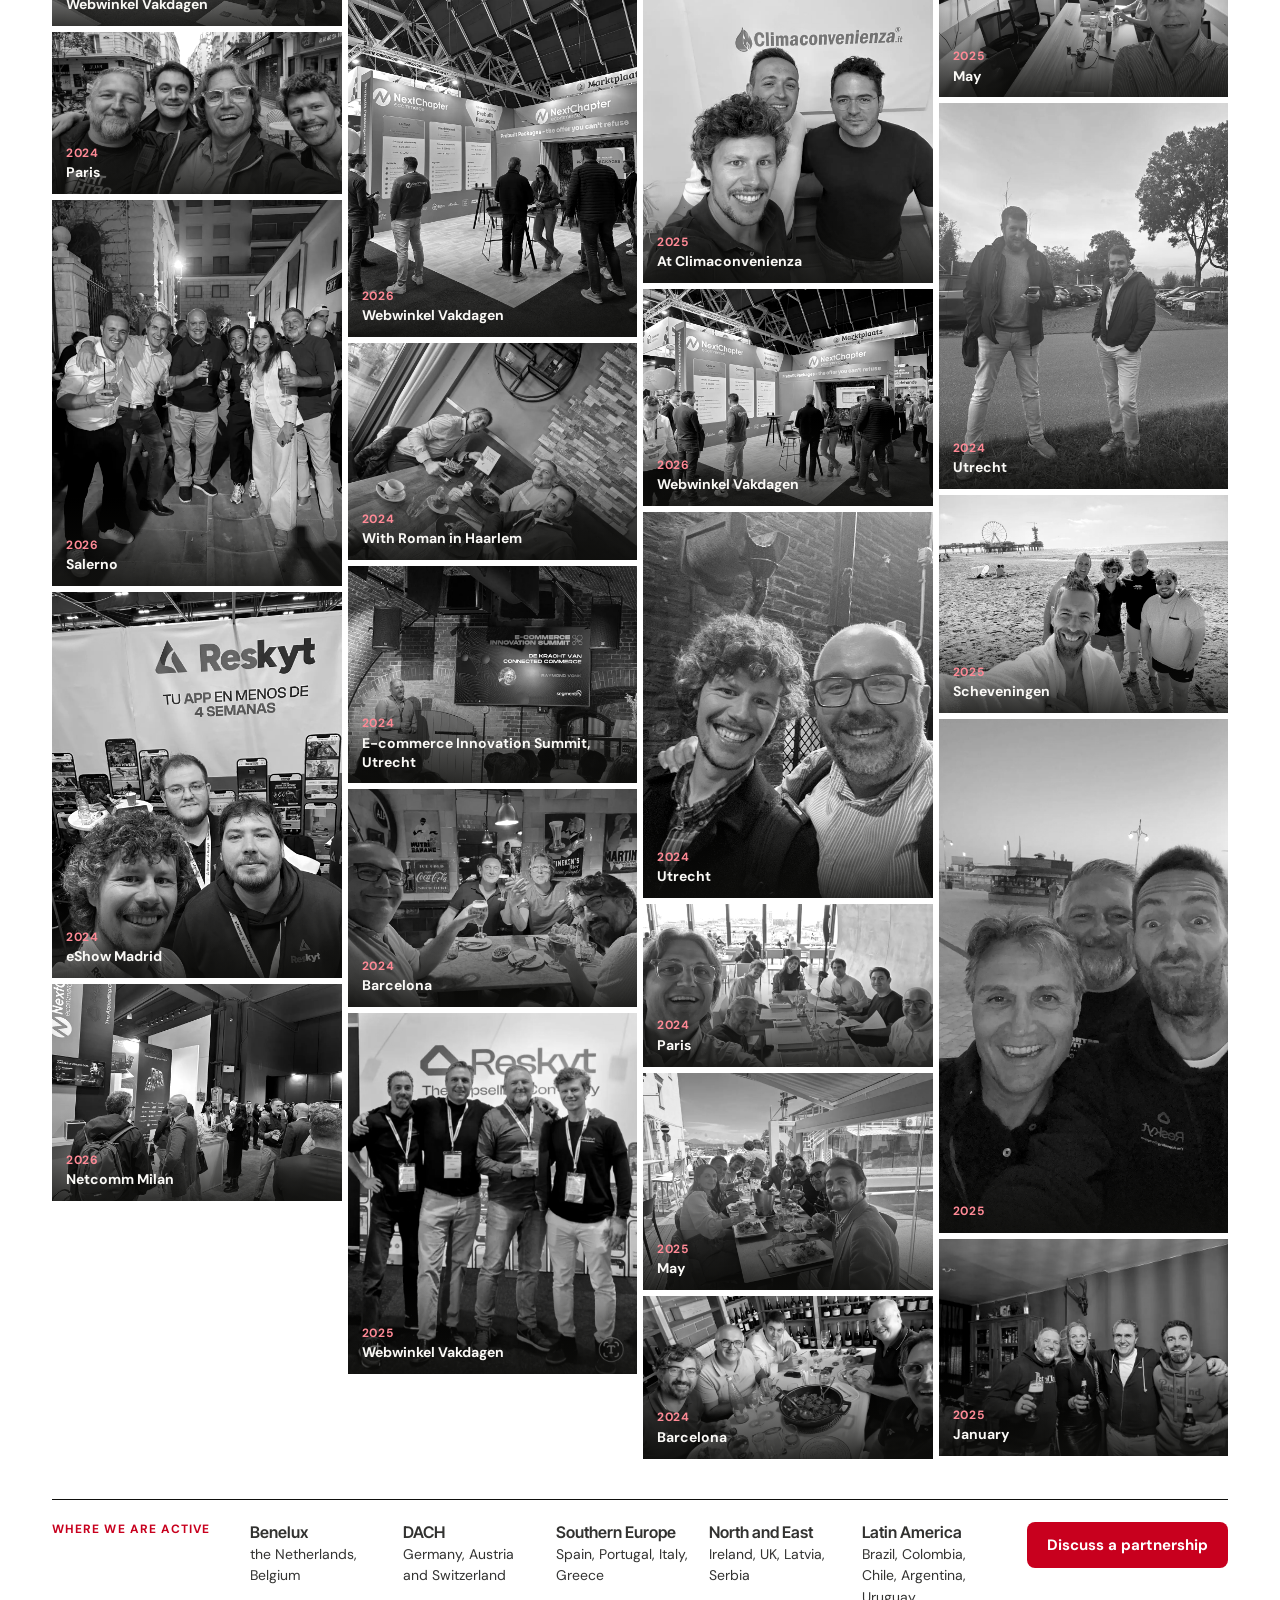
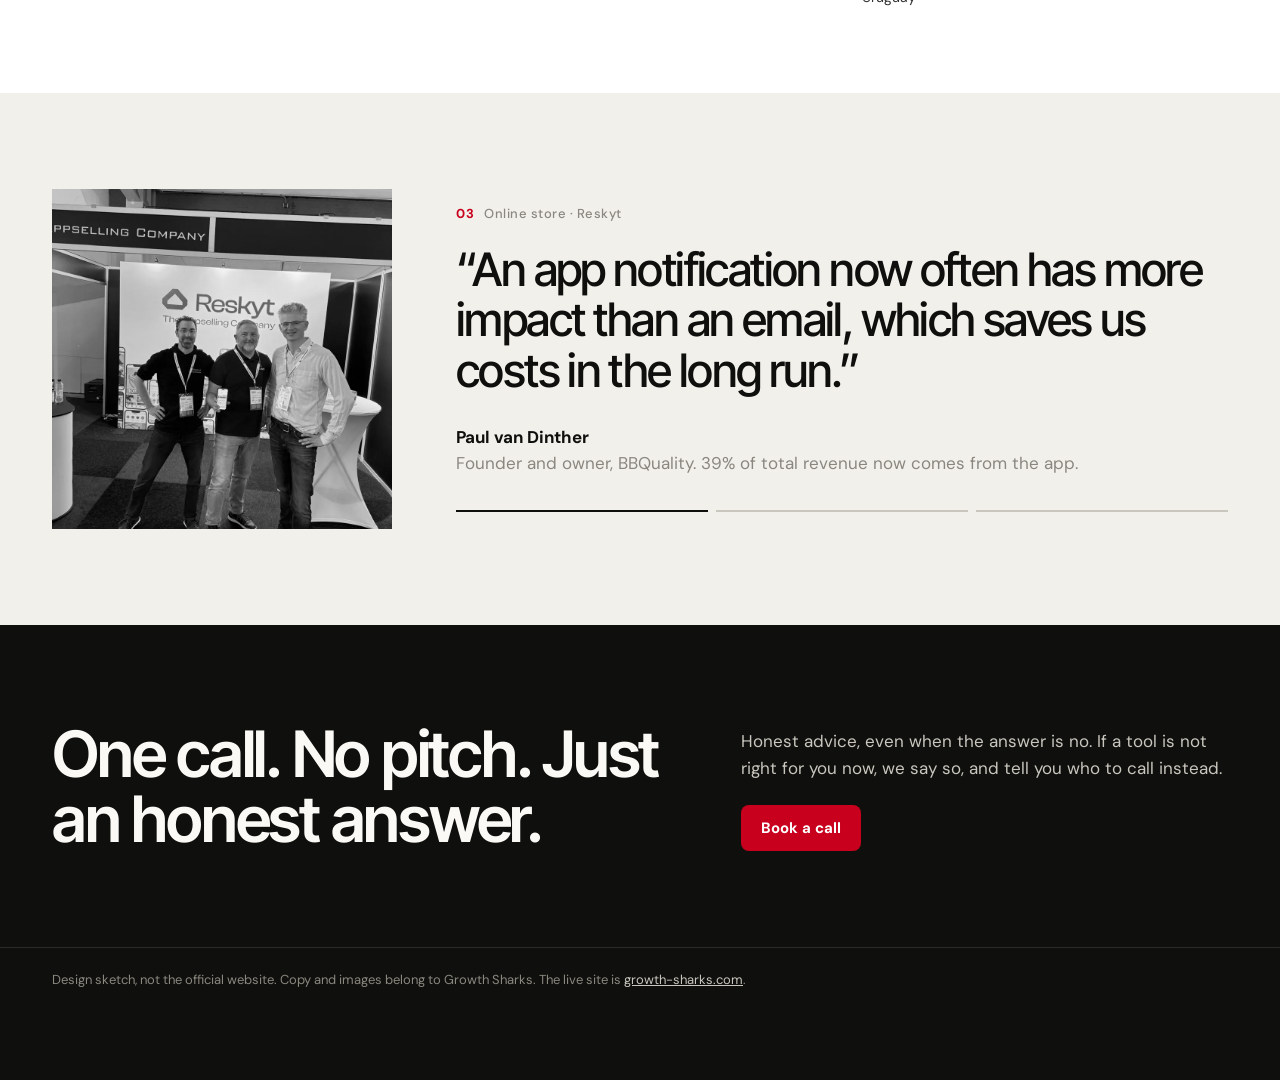
<file: c-editorial.html>
<!doctype html>
<html lang="en">
<head>
<meta charset="utf-8">
<meta name="viewport" content="width=device-width,initial-scale=1">
<title>C. Editorial</title>
<meta name="robots" content="noindex,nofollow">
<link rel="stylesheet" href="base.css">
<script src="proto.js" defer></script>
<style>
/* C. Editorial. References: Harvey, Ploy. Large type, hairlines, numbered sections, black and white photos with one red accent. */
body{background:#fff}
.rule{border-top:1.5px solid var(--ink)}
.no{font:500 13px var(--body);color:var(--mute);letter-spacing:.04em}
.no b{color:var(--red);font-weight:700;margin-right:10px}

.hero{padding:40px 0 0}
.hero .meta{display:flex;justify-content:space-between;gap:20px;padding:14px 0;font:500 13px var(--body);color:var(--ink-3)}
.hero h1{font-size:clamp(52px,9.4vw,148px);letter-spacing:-.055em;line-height:.92;padding:34px 0 40px}
.hero h1 span{color:var(--red)}
.hero .under{display:grid;grid-template-columns:1fr 1fr 1fr;gap:40px;padding:26px 0 44px}
.hero .under p{font-size:19px;line-height:1.5;color:var(--ink-2)}
.hero .under a{display:block;padding-top:14px;border-top:1px solid var(--line-2)}
.hero .under small{display:block;font:700 11px var(--body);letter-spacing:.09em;text-transform:uppercase;color:var(--red);margin-bottom:6px}
.hero .under b{font:600 22px/1.15 var(--head);letter-spacing:-.025em}
.hero .under a:hover b{text-decoration:underline;text-underline-offset:4px}

.film{display:grid;grid-template-columns:1.25fr 1fr 1fr 1.25fr;gap:6px}
.film figure{position:relative;overflow:hidden}
.film img{width:100%;height:340px;object-fit:cover;filter:grayscale(1) contrast(1.05);transition:filter .3s}
.film figure:hover img{filter:none}
.film figcaption{position:absolute;left:0;bottom:0;background:#fff;font:500 12px var(--body);padding:6px 10px 4px 0}
.film figcaption b{color:var(--red);margin-right:6px}

.led{padding:72px 0}
.led .wrap>.no{padding:14px 0}
.led table{width:100%;border-collapse:collapse}
.led td{padding:20px 0;border-top:1px solid var(--line-2);vertical-align:baseline}
.led tr:first-child td{border-top:1.5px solid var(--ink)}
.led td:first-child{font:600 clamp(40px,5.4vw,80px)/1 var(--head);letter-spacing:-.045em;width:34%}
.led td:nth-child(2){font-weight:700;width:26%}
.led td:nth-child(3){color:var(--ink-3)}
.led tr.s td:first-child{font-size:clamp(26px,2.6vw,36px)}
.led .lg{padding-top:34px}
.led .lg p{font-size:13px;color:var(--mute);margin-bottom:16px}

.acc{padding:0 0 84px}
.acc .top{display:grid;grid-template-columns:1fr 1fr;gap:56px;padding:26px 0 34px}
.acc h2{font-size:clamp(34px,4.2vw,58px)}
.acc .top p{color:var(--ink-3);align-self:end}
.acc details{border-top:1px solid var(--line-2)}
.acc details:last-of-type{border-bottom:1.5px solid var(--ink)}
.acc summary{list-style:none;cursor:pointer;display:grid;grid-template-columns:54px 1fr auto;gap:16px;align-items:baseline;padding:16px 0}
.acc summary::-webkit-details-marker{display:none}
.acc summary i{font:500 13px var(--body);font-style:normal;color:var(--mute)}
.acc summary b{font:700 clamp(34px,5.6vw,78px)/.95 var(--head);letter-spacing:-.045em;text-transform:uppercase}
.acc summary span{font:700 12px var(--body);letter-spacing:.08em;text-transform:uppercase;color:var(--ink-3)}
.acc details[open] summary b,.acc summary:hover b{color:var(--red)}
.acc .in{display:grid;grid-template-columns:54px 1fr auto;gap:16px;padding:0 0 26px}
.acc .in p{grid-column:2;font-size:20px;max-width:34em}
.acc .in a{grid-column:3;align-self:end;font-weight:700;border-bottom:2px solid var(--red)}

.q{background:var(--paper-2);padding:96px 0}
.q .wrap{display:grid;grid-template-columns:340px 1fr;gap:64px;align-items:center}
.q img{width:340px;height:340px;object-fit:cover;filter:grayscale(1)}
.q blockquote{font:500 clamp(28px,3.6vw,50px)/1.1 var(--head);letter-spacing:-.035em}
.q cite{display:block;font-style:normal;font-weight:700;margin-top:28px}
.q cite span{display:block;font-weight:400;color:var(--mute)}
.q .bar{display:grid;grid-template-columns:repeat(3,1fr);gap:8px;margin-top:34px}
.q .bar i{height:2px;background:var(--line-2)}
.q .bar i:first-child{background:var(--ink)}

@media (max-width:900px){
  .hero .under,.acc .top,.q .wrap{grid-template-columns:1fr;gap:22px}
  .film{grid-template-columns:1fr 1fr}.film img{height:200px}
  .led td{display:block;width:auto!important;border:0;padding:2px 0}
  .led tr td:first-child{border-top:1px solid var(--line-2);padding-top:16px}
  .led tr td:last-child{padding-bottom:16px}
  .acc summary{grid-template-columns:30px 1fr}.acc summary span{grid-column:2}
  .acc .in{grid-template-columns:30px 1fr}.acc .in a{grid-column:2;justify-self:start}
  .q img{width:100%;height:auto;aspect-ratio:1}
}
/* Proof wall in black and white, colour on hover */
.proof{border-top:1.5px solid var(--ink);padding-top:26px}
.proof h2{font-size:clamp(40px,6vw,92px);letter-spacing:-.05em;line-height:.94}
.proof .top p{align-self:end}
.wall2{column-gap:6px}
.wall2 figure{margin-bottom:6px}
.wall2 img{filter:grayscale(1) contrast(1.05)}
.wall2 button:hover img{filter:none;transform:none}
.tabs b{font-size:22px}
</style>
</head>
<body>
<header class="hd"><div class="wrap">
  <img src="assets/img/gs-logo-light.svg" alt="Growth Sharks, the home of technologies">
  <nav><a href="#">Solutions</a><a href="#">Technologies</a><a href="#">For partners</a><a href="#">Knowledge base</a><a href="#">About us</a></nav>
  <a class="lang" href="https://www.growth-sharks.com/">NL</a><a class="btn" href="#contact">Book a call</a>
</div></header>

<section class="hero"><div class="wrap">
  <div class="meta rule"><span>eCommerce technology and sales partner in Europe and Latin America</span><span>Since we started in 2023</span></div>
  <h1 class="rule">We sniff out the revenue you’re leaving on the <span>table.</span></h1>
  <div class="under rule">
    <p>Every online store leaves money on the table. Growth Sharks finds where, and puts in the eCommerce tools proven to win it back. Ruthlessly selected, combined into one stack.</p>
    <a href="#stores"><small>I run an online store</small><b>Find the tech that speeds up your growth →</b></a>
    <a href="#partners"><small>I build eCommerce tech</small><b>Let us sell it in new markets →</b></a>
  </div>
</div>
<div class="film">
  <figure><img src="assets/img/reel/2026-salerno-networking.webp" alt=""><figcaption><b>2026</b>Salerno</figcaption></figure>
  <figure><img src="assets/img/reel/2025-wwv.webp" alt=""><figcaption><b>2025</b>Webwinkel Vakdagen</figcaption></figure>
  <figure><img src="assets/img/reel/2025-scheveningen.webp" alt=""><figcaption><b>2025</b>Scheveningen</figcaption></figure>
  <figure><img src="assets/img/reel/2024-reskyt-team-building-1.webp" alt=""><figcaption><b>2024</b>With the Reskyt team</figcaption></figure>
</div></section>

<section class="led"><div class="wrap">
  <p class="no"><b>01</b>Growth Sharks in numbers</p>
  <table>
    <tr><td>30,000+</td><td>eCommerce decision-makers</td><td>in our network across Europe and Latin America, more than 10,000 of whom we know personally.</td></tr>
    <tr><td>1,100+</td><td>demos since March 2024</td><td>Every demo starts with a discovery call, so we know up front which problem we are solving.</td></tr>
    <tr><td>418</td><td>deals in negotiation</td><td>for the technologies we represent, as of October 2026.</td></tr>
    <tr class="s"><td>35%</td><td>of demos turn into an opportunity</td><td></td></tr>
    <tr class="s"><td>&lt; 2%</td><td>churn among technology partners</td><td></td></tr>
  </table>
  <div class="lg"><p>eCommerce brands that work with us</p>
    <div class="logos"><img src="assets/img/logos/petrol.webp" alt="Petrol Industries"><img src="assets/img/logos/medpets.webp" alt="Medpets"><img src="assets/img/logos/deonlinedrogist.webp" alt="DeOnlineDrogist"><img src="assets/img/logos/bbquality.webp" alt="BBQuality"><img src="assets/img/logos/hm.webp" alt="H&amp;M"><img src="assets/img/logos/prenatal.webp" alt="Prenatal"><img src="assets/img/logos/mart-visser.webp" alt="Mart Visser"><img src="assets/img/logos/malelions.webp" alt="Malelions"><img src="assets/img/logos/brekz.webp" alt="Brekz"><img src="assets/img/logos/agradi.webp" alt="Agradi"></div>
  </div>
</div></section>

<section class="acc" id="stores"><div class="wrap">
  <p class="no rule" style="padding:14px 0 0"><b>02</b>For online stores</p>
  <div class="top">
    <h2>Which eCommerce technology fits your growth goal?</h2>
    <p>A new tool launches every week, and every vendor claims theirs is the best. We know the landscape from hundreds of demos and only recommend what fits your type and size of store. Choose what you want to improve:</p>
  </div>
  <div class="chips" data-goals></div>
  <details data-tech="reskyt" open><summary><i>01</i><b>Reskyt</b><span>Shopping app</span></summary><div class="in"><p>Your own iOS and Android app with push notifications: customers come back without ad spend.</p><a href="https://www.growth-sharks.com/en/reskyt/">View Reskyt →</a></div></details>
  <details data-tech="fozzels"><summary><i>02</i><b>Fozzels</b><span>AI product content</span></summary><div class="in"><p>Product copy, attributes and images created automatically, optimised for Google and AI search engines.</p><a href="https://www.growth-sharks.com/en/fozzels/">View Fozzels →</a></div></details>
  <details data-tech="nextchapter-ecommerce"><summary><i>03</i><b>NextChapter Ecommerce</b><span>Multichannel commerce suite</span></summary><div class="in"><p>Online store, CMS, PIM and OMS in one platform for retailers, brands and enterprises that sell through multiple channels.</p><a href="https://www.growth-sharks.com/en/nextchapter-ecommerce/">View NextChapter Ecommerce →</a></div></details>
  <details data-tech="boostic"><summary><i>04</i><b>Boostic</b><span>Ad budget per product</span></summary><div class="in"><p>Steers Google Shopping and Meta budget towards the products that actually sell.</p><a href="https://www.growth-sharks.com/en/boostic/">View Boostic →</a></div></details>
  <details data-tech="segmentify"><summary><i>05</i><b>Segmentify</b><span>Personalisation and customer engagement</span></summary><div class="in"><p>Recommendations, search and dynamic bundles per visitor, for more conversions and a higher order value.</p><a href="https://www.growth-sharks.com/en/segmentify/">View Segmentify →</a></div></details>
  <details data-tech="cervito"><summary><i>06</i><b>Cervito</b><span>AI sales assistant</span></summary><div class="in"><p>Advises visitors day and night in the chat, from your own live catalogue, in 44 languages.</p><a href="https://www.growth-sharks.com/en/cervito/">View Cervito →</a></div></details>
  <details data-tech="vchfy"><summary><i>07</i><b>Vchfy</b><span>Branded voucher page</span></summary><div class="in"><p>Brings shoppers who leave checkout to hunt for discount codes back to your own site.</p><a href="https://www.growth-sharks.com/en/vchfy/">View Vchfy →</a></div></details>
</div></section>

<section class="proof" id="partners"><div class="wrap">
  <div class="top">
    <div><p class="eyebrow" style="margin-bottom:14px">For technology companies</p><h2>You build the tech. We sell it.</h2></div>
    <p>Building a sales team in a market you do not know, in a language you do not speak, takes years and a few failed hires. In our experience, SaaS companies without a local sales partner leave 60 to 80 per cent of their European market potential untapped. Growth Sharks is your local commercial infrastructure from day one.</p>
  </div>
  <div class="tabs">
    <button type="button" class="on" data-show="all" aria-pressed="true"><b>Growth Sharks through the years</b><span>35 photos, 2024 to 2026. Tap any photo to enlarge it.</span></button>
    <button type="button" data-show="ev" aria-pressed="false"><b>Events and brand representation</b><span>We represent your brand at trade shows and events in our markets.</span><i>11</i></button>
    <button type="button" data-show="sales" aria-pressed="false"><b>Full sales cycle</b><span>Outreach, demos, negotiation and closing, with direct access to 30,000+ eCommerce decision-makers in our network, more than 10,000 of whom we know personally.</span><i>9</i></button>
    <button type="button" data-show="local" aria-pressed="false"><b>Local teams in their own language</b><span>Sharkers who know their market in the Benelux, DACH, Southern Europe, the Baltic states and Latin America.</span><i>15</i></button>
  </div>
  <div class="wall2">
    <figure data-tag="ev" data-year="2026"><button type="button" aria-label="Enlarge photo: Netcomm Milan, 2026"><img src="assets/img/proof/2026-35.webp" width="1100" height="1466" loading="lazy" alt="Netcomm Milan (2026)"></button><figcaption><span>2026</span>Netcomm Milan</figcaption></figure>
    <figure data-tag="sales" data-year="2024"><button type="button" aria-label="Enlarge photo: With the Reskyt team, 2024"><img src="assets/img/proof/2024-07.webp" width="1100" height="924" loading="lazy" alt="With the Reskyt team (2024)"></button><figcaption><span>2024</span>With the Reskyt team</figcaption></figure>
    <figure data-tag="ev" data-year="2026"><button type="button" aria-label="Enlarge photo: Ecommerce HUB, Salerno, 2026"><img src="assets/img/proof/2026-33.webp" width="1100" height="826" loading="lazy" alt="Ecommerce HUB, Salerno (2026)"></button><figcaption><span>2026</span>Ecommerce HUB, Salerno</figcaption></figure>
    <figure data-tag="ev" data-year="2026"><button type="button" aria-label="Enlarge photo: Webwinkel Vakdagen, 2026"><img src="assets/img/proof/2026-41.webp" width="1100" height="826" loading="lazy" alt="Webwinkel Vakdagen (2026)"></button><figcaption><span>2026</span>Webwinkel Vakdagen</figcaption></figure>
    <figure data-tag="sales" data-year="2024"><button type="button" aria-label="Enlarge photo: Paris, 2024"><img src="assets/img/proof/2024-05.webp" width="1100" height="618" loading="lazy" alt="Paris (2024)"></button><figcaption><span>2024</span>Paris</figcaption></figure>
    <figure data-tag="local" data-year="2026"><button type="button" aria-label="Enlarge photo: Salerno, 2026"><img src="assets/img/proof/2026-34.webp" width="1100" height="1466" loading="lazy" alt="Salerno (2026)"></button><figcaption><span>2026</span>Salerno</figcaption></figure>
    <figure data-tag="ev" data-year="2024"><button type="button" aria-label="Enlarge photo: eShow Madrid, 2024"><img src="assets/img/proof/2024-00.webp" width="1100" height="1466" loading="lazy" alt="eShow Madrid (2024)"></button><figcaption><span>2024</span>eShow Madrid</figcaption></figure>
    <figure data-tag="ev" data-year="2026"><button type="button" aria-label="Enlarge photo: Netcomm Milan, 2026"><img src="assets/img/proof/2026-36.webp" width="1100" height="826" loading="lazy" alt="Netcomm Milan (2026)"></button><figcaption><span>2026</span>Netcomm Milan</figcaption></figure>
    <figure data-tag="sales" data-year="2025"><button type="button" aria-label="Enlarge photo: With Nikolay, 2025"><img src="assets/img/proof/2025-24.webp" width="1100" height="1466" loading="lazy" alt="With Nikolay (2025)"></button><figcaption><span>2025</span>With Nikolay</figcaption></figure>
    <figure data-tag="ev" data-year="2024"><button type="button" aria-label="Enlarge photo: Naples, 2024"><img src="assets/img/proof/2024-02.webp" width="1100" height="826" loading="lazy" alt="Naples (2024)"></button><figcaption><span>2024</span>Naples</figcaption></figure>
    <figure data-tag="local" data-year="2025"><button type="button" aria-label="Enlarge photo: May, 2025"><img src="assets/img/proof/2025-30.webp" width="1100" height="1466" loading="lazy" alt="May (2025)"></button><figcaption><span>2025</span>May</figcaption></figure>
    <figure data-tag="ev" data-year="2026"><button type="button" aria-label="Enlarge photo: Webwinkel Vakdagen, 2026"><img src="assets/img/proof/2026-42.webp" width="1100" height="1466" loading="lazy" alt="Webwinkel Vakdagen (2026)"></button><figcaption><span>2026</span>Webwinkel Vakdagen</figcaption></figure>
    <figure data-tag="sales" data-year="2024"><button type="button" aria-label="Enlarge photo: With Roman in Haarlem, 2024"><img src="assets/img/proof/2024-08.webp" width="1100" height="826" loading="lazy" alt="With Roman in Haarlem (2024)"></button><figcaption><span>2024</span>With Roman in Haarlem</figcaption></figure>
    <figure data-tag="ev" data-year="2024"><button type="button" aria-label="Enlarge photo: E-commerce Innovation Summit, Utrecht, 2024"><img src="assets/img/proof/2024-11.webp" width="1100" height="826" loading="lazy" alt="E-commerce Innovation Summit, Utrecht (2024)"></button><figcaption><span>2024</span>E-commerce Innovation Summit, Utrecht</figcaption></figure>
    <figure data-tag="local" data-year="2024"><button type="button" aria-label="Enlarge photo: Barcelona, 2024"><img src="assets/img/proof/2024-13.webp" width="1100" height="826" loading="lazy" alt="Barcelona (2024)"></button><figcaption><span>2024</span>Barcelona</figcaption></figure>
    <figure data-tag="ev" data-year="2025"><button type="button" aria-label="Enlarge photo: Webwinkel Vakdagen, 2025"><img src="assets/img/proof/2025-25.webp" width="800" height="998" loading="lazy" alt="Webwinkel Vakdagen (2025)"></button><figcaption><span>2025</span>Webwinkel Vakdagen</figcaption></figure>
    <figure data-tag="sales" data-year="2026"><button type="button" aria-label="Enlarge photo: With Murat, 2026"><img src="assets/img/proof/2026-32.webp" width="1100" height="826" loading="lazy" alt="With Murat (2026)"></button><figcaption><span>2026</span>With Murat</figcaption></figure>
    <figure data-tag="local" data-year="2024"><button type="button" aria-label="Enlarge photo: Naples, 2024"><img src="assets/img/proof/2024-03.webp" width="1100" height="620" loading="lazy" alt="Naples (2024)"></button><figcaption><span>2024</span>Naples</figcaption></figure>
    <figure data-tag="ev" data-year="2026"><button type="button" aria-label="Enlarge photo: Netcomm Milan, 2026"><img src="assets/img/proof/2026-37.webp" width="1100" height="1466" loading="lazy" alt="Netcomm Milan (2026)"></button><figcaption><span>2026</span>Netcomm Milan</figcaption></figure>
    <figure data-tag="local" data-year="2025"><button type="button" aria-label="Enlarge photo: Scheveningen, 2025"><img src="assets/img/proof/2025-20.webp" width="1100" height="618" loading="lazy" alt="Scheveningen (2025)"></button><figcaption><span>2025</span>Scheveningen</figcaption></figure>
    <figure data-tag="sales" data-year="2025"><button type="button" aria-label="Enlarge photo: At Climaconvenienza, 2025"><img src="assets/img/proof/2025-29.webp" width="1100" height="1466" loading="lazy" alt="At Climaconvenienza (2025)"></button><figcaption><span>2025</span>At Climaconvenienza</figcaption></figure>
    <figure data-tag="ev" data-year="2026"><button type="button" aria-label="Enlarge photo: Webwinkel Vakdagen, 2026"><img src="assets/img/proof/2026-43.webp" width="1100" height="826" loading="lazy" alt="Webwinkel Vakdagen (2026)"></button><figcaption><span>2026</span>Webwinkel Vakdagen</figcaption></figure>
    <figure data-tag="local" data-year="2024"><button type="button" aria-label="Enlarge photo: Utrecht, 2024"><img src="assets/img/proof/2024-09.webp" width="1100" height="1466" loading="lazy" alt="Utrecht (2024)"></button><figcaption><span>2024</span>Utrecht</figcaption></figure>
    <figure data-tag="sales" data-year="2024"><button type="button" aria-label="Enlarge photo: Paris, 2024"><img src="assets/img/proof/2024-06.webp" width="1100" height="618" loading="lazy" alt="Paris (2024)"></button><figcaption><span>2024</span>Paris</figcaption></figure>
    <figure data-tag="local" data-year="2025"><button type="button" aria-label="Enlarge photo: May, 2025"><img src="assets/img/proof/2025-31.webp" width="1100" height="826" loading="lazy" alt="May (2025)"></button><figcaption><span>2025</span>May</figcaption></figure>
    <figure data-tag="local" data-year="2024"><button type="button" aria-label="Enlarge photo: Barcelona, 2024"><img src="assets/img/proof/2024-14.webp" width="1100" height="618" loading="lazy" alt="Barcelona (2024)"></button><figcaption><span>2024</span>Barcelona</figcaption></figure>
    <figure data-tag="local" data-year="2025"><button type="button" aria-label="Enlarge photo: Scheveningen, 2025"><img src="assets/img/proof/2025-22.webp" width="1100" height="826" loading="lazy" alt="Scheveningen (2025)"></button><figcaption><span>2025</span>Scheveningen</figcaption></figure>
    <figure data-tag="local" data-year="2024"><button type="button" aria-label="Enlarge photo: Naples, 2024"><img src="assets/img/proof/2024-04.webp" width="1100" height="618" loading="lazy" alt="Naples (2024)"></button><figcaption><span>2024</span>Naples</figcaption></figure>
    <figure data-tag="sales" data-year="2024"><button type="button" aria-label="Enlarge photo: Growth Sharks, March, 2024"><img src="assets/img/proof/2024-01.webp" width="1100" height="764" loading="lazy" alt="Growth Sharks, March (2024)"></button><figcaption><span>2024</span>Growth Sharks, March</figcaption></figure>
    <figure data-tag="local" data-year="2024"><button type="button" aria-label="Enlarge photo: Utrecht, 2024"><img src="assets/img/proof/2024-12.webp" width="1100" height="1466" loading="lazy" alt="Utrecht (2024)"></button><figcaption><span>2024</span>Utrecht</figcaption></figure>
    <figure data-tag="sales" data-year="2025"><button type="button" aria-label="Enlarge photo: May, 2025"><img src="assets/img/proof/2025-28.webp" width="1100" height="618" loading="lazy" alt="May (2025)"></button><figcaption><span>2025</span>May</figcaption></figure>
    <figure data-tag="local" data-year="2024"><button type="button" aria-label="Enlarge photo: Utrecht, 2024"><img src="assets/img/proof/2024-10.webp" width="1100" height="1466" loading="lazy" alt="Utrecht (2024)"></button><figcaption><span>2024</span>Utrecht</figcaption></figure>
    <figure data-tag="local" data-year="2025"><button type="button" aria-label="Enlarge photo: Scheveningen, 2025"><img src="assets/img/proof/2025-21.webp" width="1100" height="826" loading="lazy" alt="Scheveningen (2025)"></button><figcaption><span>2025</span>Scheveningen</figcaption></figure>
    <figure data-tag="local" data-year="2025"><button type="button" aria-label="Enlarge photo: 2025"><img src="assets/img/proof/2025-15.webp" width="1100" height="1954" loading="lazy" alt="2025"></button><figcaption><span>2025</span></figcaption></figure>
    <figure data-tag="local" data-year="2025"><button type="button" aria-label="Enlarge photo: January, 2025"><img src="assets/img/proof/2025-23.webp" width="800" height="600" loading="lazy" alt="January (2025)"></button><figcaption><span>2025</span>January</figcaption></figure>
  </div>
  <div class="active">
    <p class="eyebrow">Where we are active</p>
    <ul><li><b>Benelux</b>the Netherlands, Belgium</li><li><b>DACH</b>Germany, Austria and Switzerland</li><li><b>Southern Europe</b>Spain, Portugal, Italy, Greece</li><li><b>North and East</b>Ireland, UK, Latvia, Serbia</li><li><b>Latin America</b>Brazil, Colombia, Chile, Argentina, Uruguay</li></ul>
    <a class="btn" href="https://www.growth-sharks.com/en/#gs-partners">Discuss a partnership</a>
  </div>
</div></section>

<section class="q"><div class="wrap">
  <img src="assets/img/reel/2025-wwv-mr-online-drogist.webp" alt="">
  <div>
    <p class="no" style="margin-bottom:22px"><b>03</b>Online store · Reskyt</p>
    <blockquote>“An app notification now often has more impact than an email, which saves us costs in the long run.”</blockquote>
    <cite>Paul van Dinther<span>Founder and owner, BBQuality. 39% of total revenue now comes from the app.</span></cite>
    <div class="bar"><i></i><i></i><i></i></div>
  </div>
</div></section>

<section class="cta" id="contact"><div class="wrap">
  <h2>One call. No pitch. Just an honest answer.</h2>
  <div><p>Honest advice, even when the answer is no. If a tool is not right for you now, we say so, and tell you who to call instead.</p><a class="btn" href="https://www.growth-sharks.com/en/#gs-contact">Book a call</a></div>
</div></section>
<div class="ft"><div class="wrap">Design sketch, not the official website. Copy and images belong to Growth Sharks. The live site is <a href="https://www.growth-sharks.com/en/" style="text-decoration:underline">growth-sharks.com</a>.</div></div>

<nav class="sw"><a href="index.html">Overview</a><a href="a-people.html">A People</a><a href="b-mosaic.html">B Mosaic</a><a class="on" href="c-editorial.html">C Editorial</a><a href="d-dark.html">D Dark</a></nav>
</body>
</html>
</file>
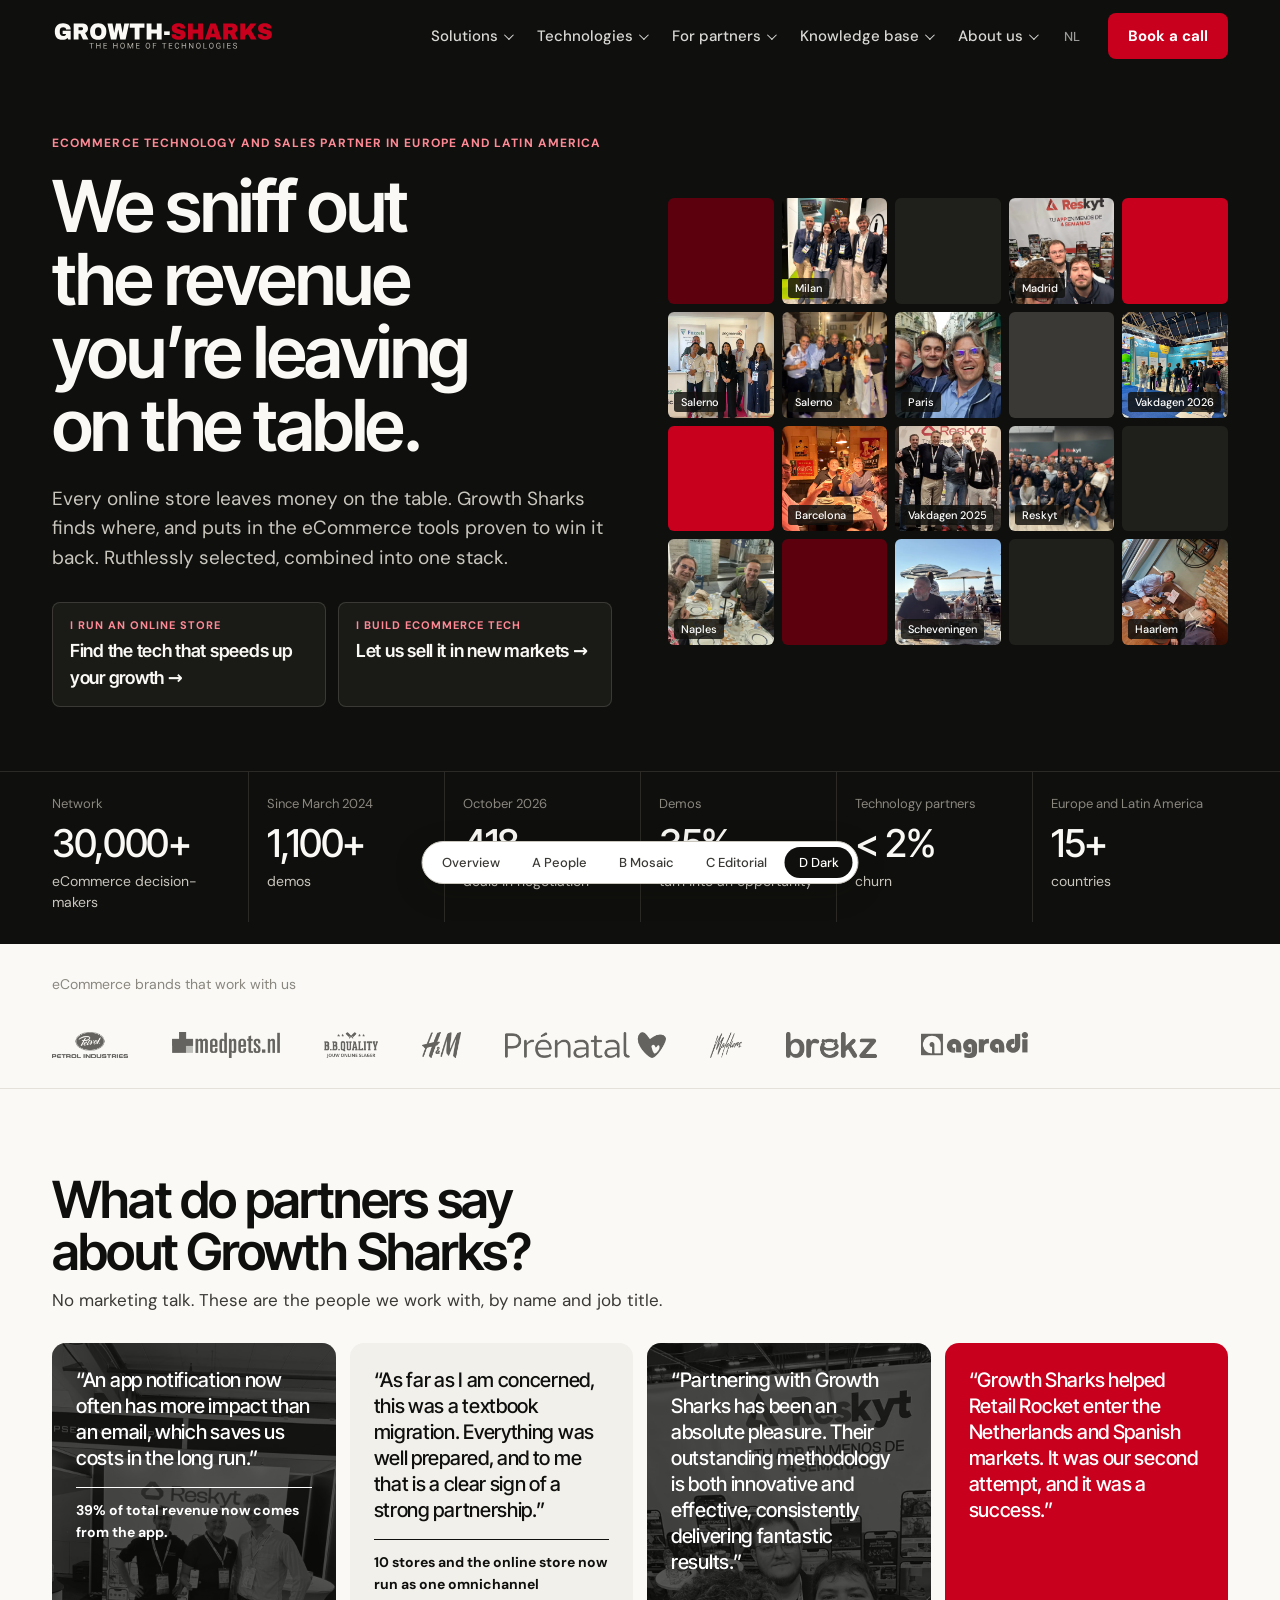
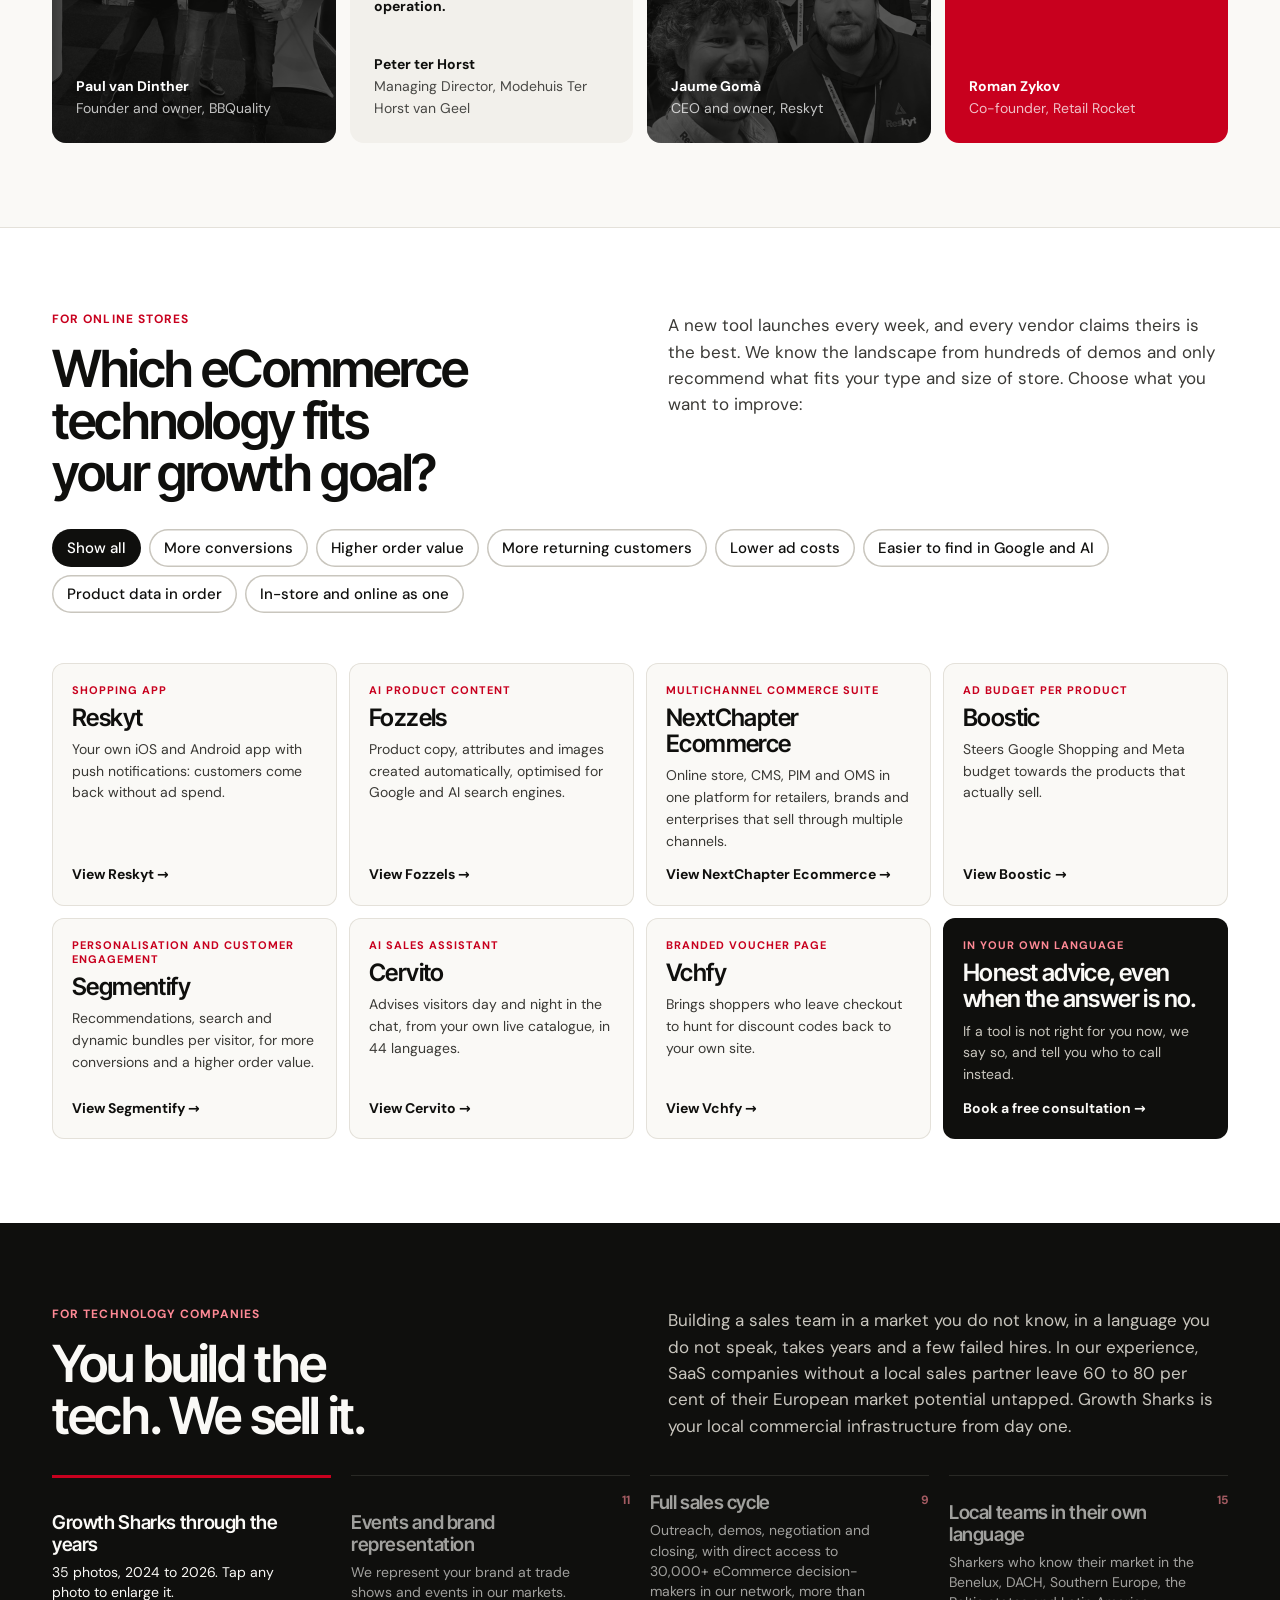
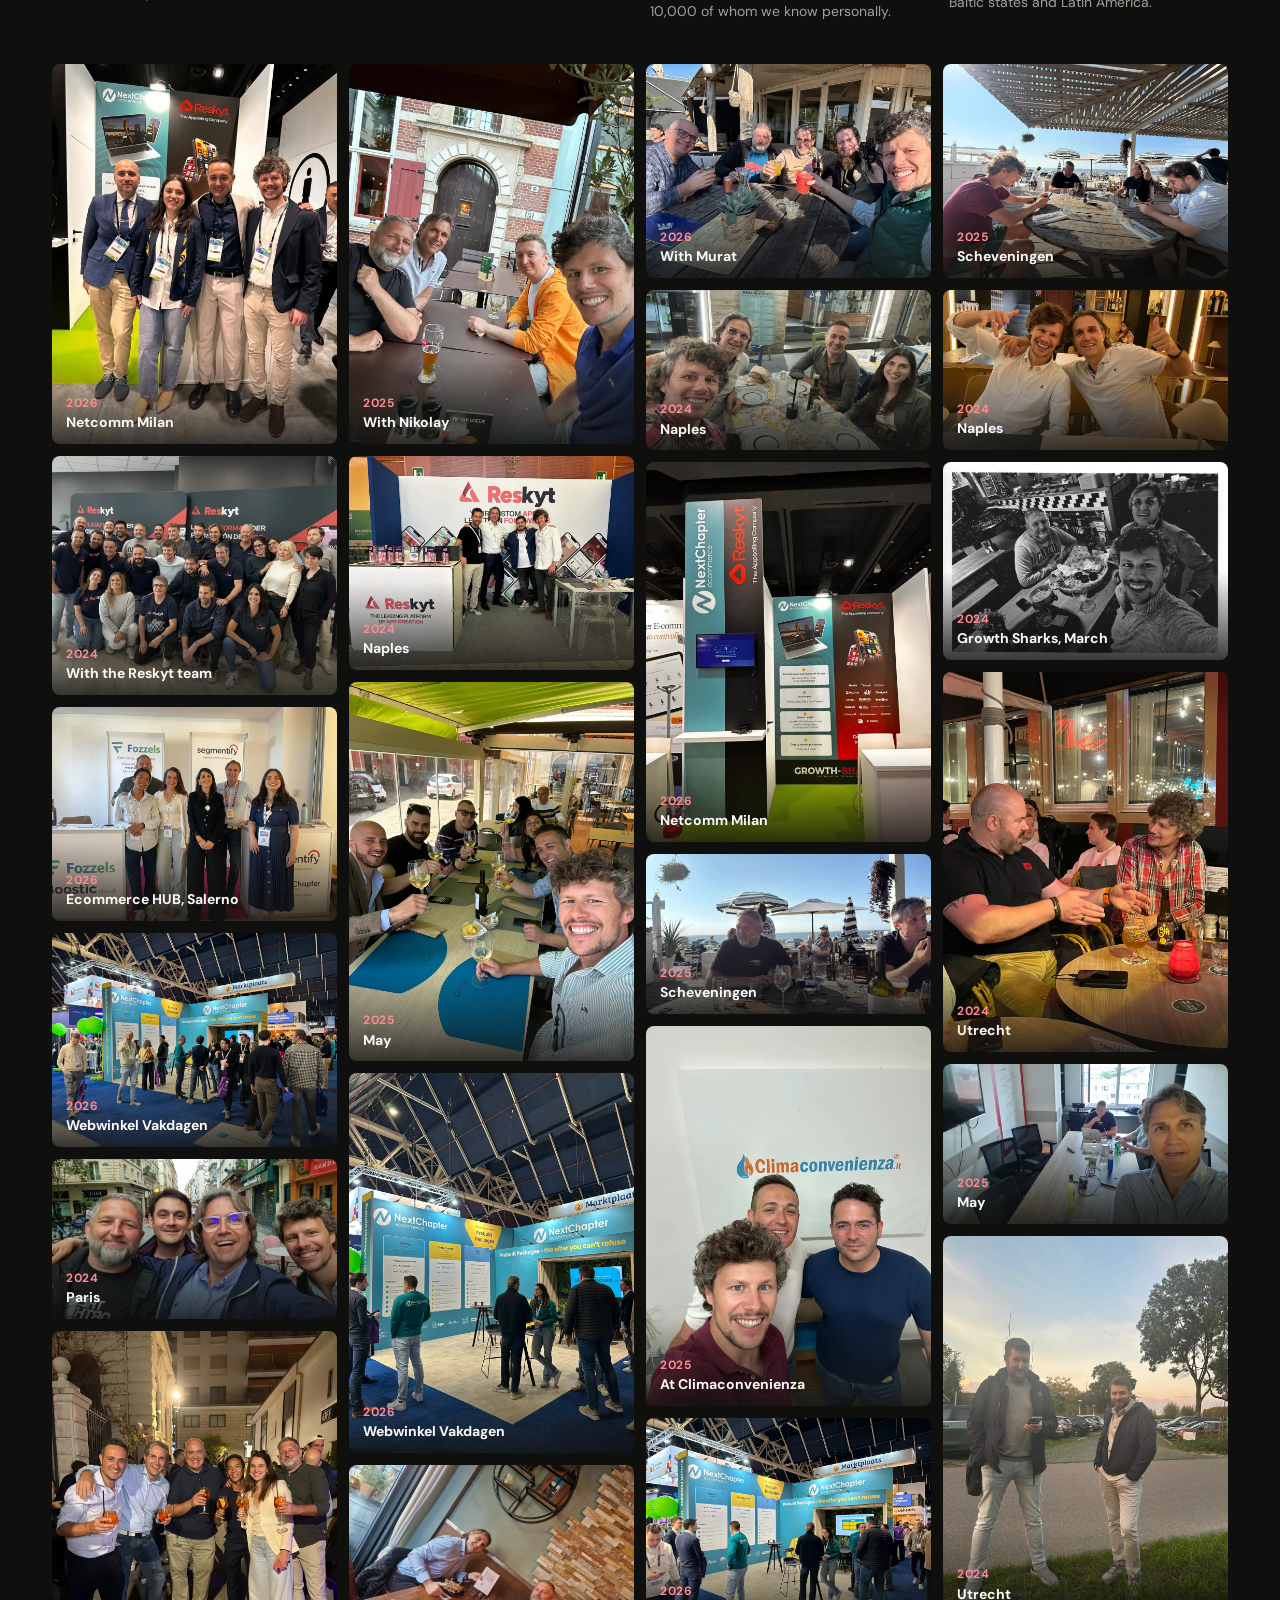
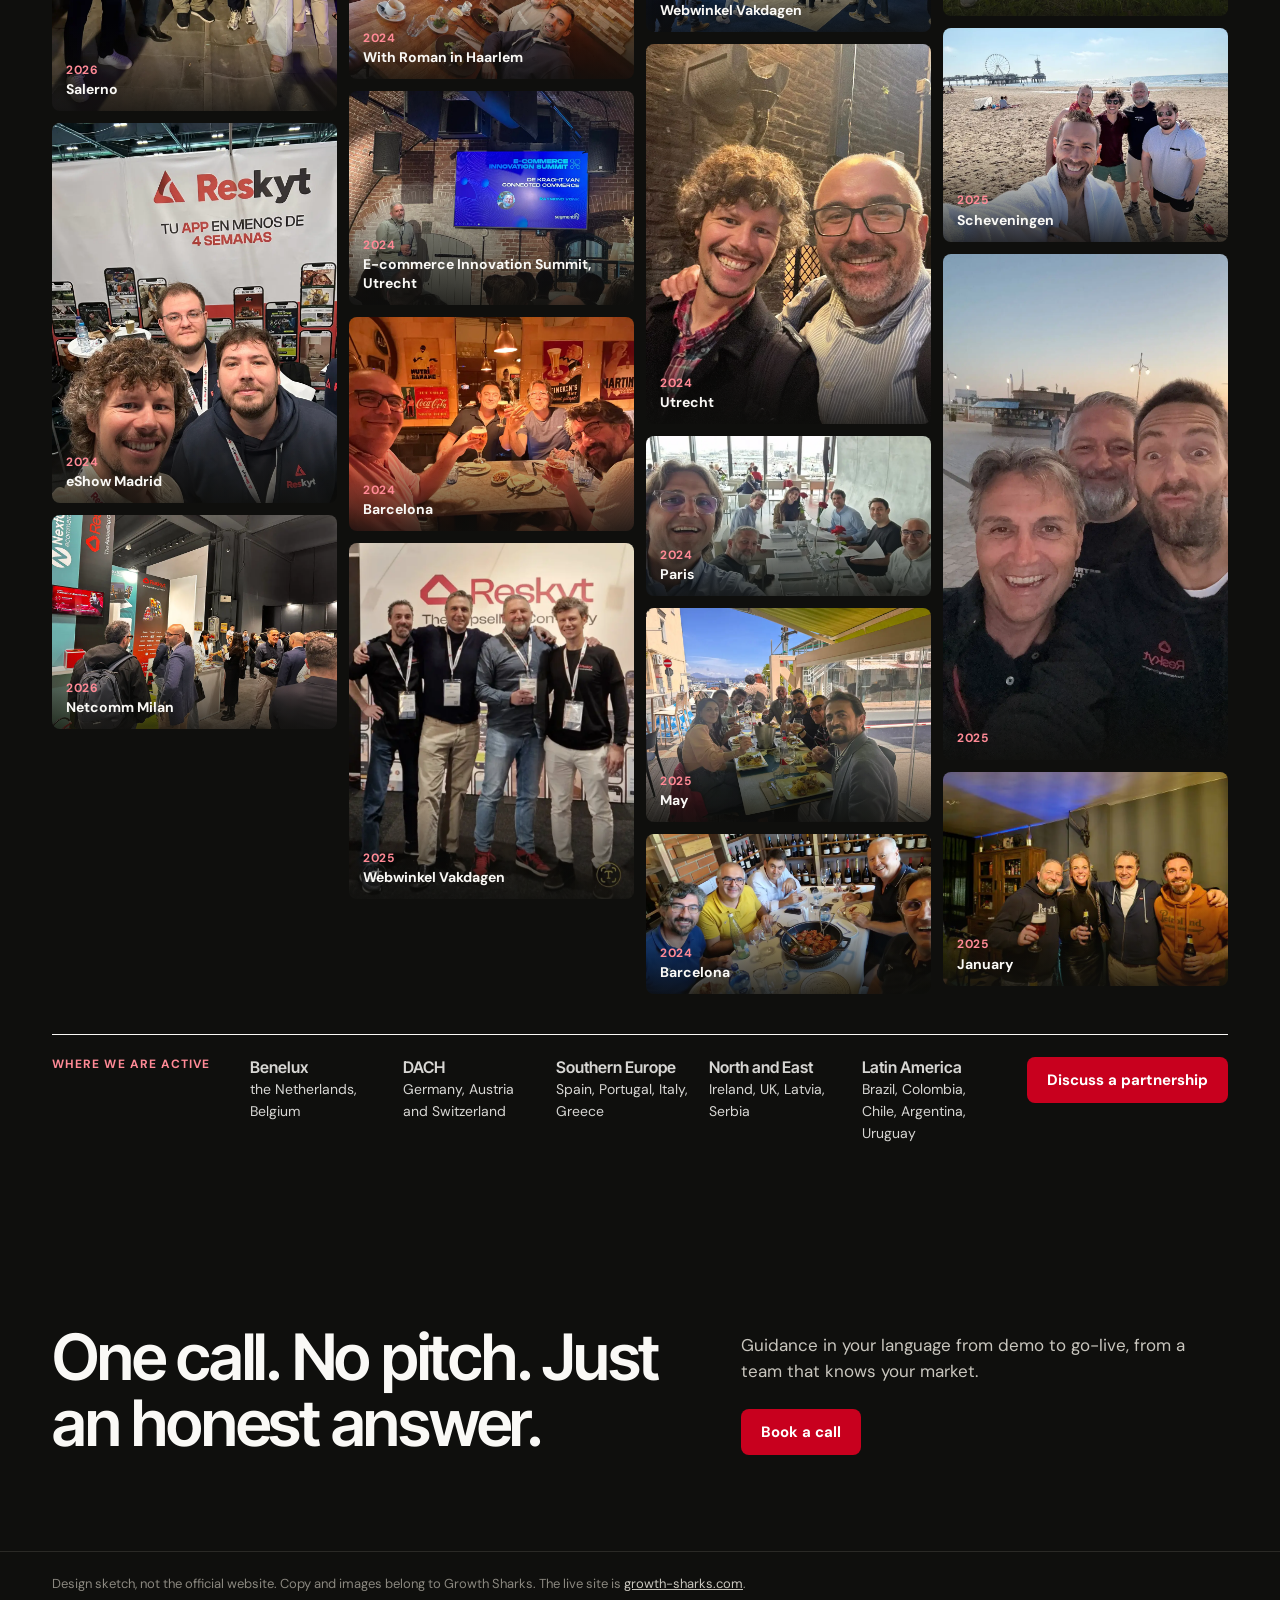
<file: d-dark.html>
<!doctype html>
<html lang="en">
<head>
<meta charset="utf-8">
<meta name="viewport" content="width=device-width,initial-scale=1">
<title>D. Dark, warmer</title>
<meta name="robots" content="noindex,nofollow">
<link rel="stylesheet" href="base.css">
<script src="proto.js" defer></script>
<style>
/* D. Dark, warmer. References: Retool, Sana. Closest to the current site: the dark hero stays, the glow and diagram go, people come in. */
.hero{background:var(--ink);color:var(--paper);padding:64px 0 0}
.hero .wrap{display:grid;grid-template-columns:1fr 1fr;gap:56px;align-items:center}
.hero .eyebrow{color:var(--red-soft)!important}
.hero h1{font-size:clamp(44px,5.6vw,80px);margin:18px 0 22px}
.hero p.lead{font-size:19px;color:#c9c6be;max-width:33em}
.paths{display:grid;grid-template-columns:1fr 1fr;gap:12px;margin-top:30px}
.paths a{padding:16px 18px;border-radius:8px;box-shadow:inset 0 0 0 1px #3a3935;background:#1a1a17}
.paths a:hover{box-shadow:inset 0 0 0 1.5px var(--red)}
.paths small{display:block;font:700 11px var(--body);letter-spacing:.09em;text-transform:uppercase;color:var(--red-soft);margin-bottom:6px}
.paths b{font:600 18px/1.25 var(--head);letter-spacing:-.015em}

.wall{display:grid;grid-template-columns:repeat(5,1fr);gap:8px}
.wall>*{aspect-ratio:1;border-radius:6px;overflow:hidden;position:relative}
.wall i{background:#1f1f1c}
.wall i.r{background:var(--red)}
.wall i.d{background:#5c000e}
.wall i.p{background:#3a3935}
.wall img{width:100%;height:100%;object-fit:cover}
.wall span{position:absolute;left:6px;bottom:6px;background:rgba(15,15,13,.82);color:#fff;font:500 11px var(--body);padding:3px 7px;border-radius:3px}

.stat{margin-top:64px;border-top:1px solid #2b2a26}
.stat .wrap{display:grid;grid-template-columns:repeat(6,1fr);gap:0;align-items:start}
.stat .wrap>div{padding:22px 18px 30px 0}
.stat .wrap>div+div{padding-left:18px;border-left:1px solid #2b2a26}
.stat small{display:block;font-size:13px;color:#8a877f;margin-bottom:10px}
.stat b{display:block;font:500 clamp(30px,3vw,44px)/1 var(--head);letter-spacing:-.035em}
.stat span{display:block;font-size:14px;color:#c9c6be;margin-top:8px}

.brands{padding:30px 0;border-bottom:1px solid var(--line)}
.brands .wrap{display:flex;align-items:center;gap:36px;flex-wrap:wrap}
.brands p{font-size:14px;color:var(--mute)}

.rail{padding:84px 0}
.rail h2{font-size:clamp(34px,4vw,54px);max-width:16ch;margin-bottom:10px}
.rail .sub{color:var(--ink-3);margin-bottom:30px}
.rail .cards{display:grid;grid-template-columns:repeat(4,1fr);gap:14px}
.rail figure{position:relative;border-radius:14px;overflow:hidden;min-height:400px;color:#fff;display:flex;flex-direction:column;padding:24px;background:var(--ink)}
.rail figure img{position:absolute;inset:0;width:100%;height:100%;object-fit:cover;opacity:.3;filter:grayscale(1)}
.rail figure.plain{background:var(--paper-2);color:var(--ink)}
.rail figure.red{background:var(--red)}
.rail figure>*{position:relative}
.rail blockquote{font:500 20px/1.3 var(--head);letter-spacing:-.015em}
.rail figcaption{margin-top:auto;font-size:14px}
.rail figcaption b{display:block}
.rail figcaption span{opacity:.75}
.rail .res{margin-top:16px;font-weight:700;font-size:14px;padding-top:12px;border-top:1px solid currentColor}

.sel{background:#fff;border-top:1px solid var(--line);padding:84px 0}
.sel .top{display:grid;grid-template-columns:1fr 1fr;gap:56px;margin-bottom:30px}
.sel h2{font-size:clamp(34px,4vw,54px)}
.sel .top p{color:var(--ink-3)}
.cards7{display:grid;grid-template-columns:repeat(4,1fr);gap:12px}
.cards7 a{padding:20px;border-radius:12px;background:var(--paper);box-shadow:inset 0 0 0 1px var(--line);display:flex;flex-direction:column;min-height:200px}
.cards7 a:hover{box-shadow:inset 0 0 0 1.5px var(--ink)}
.cards7 small{font:700 11px var(--body);letter-spacing:.09em;text-transform:uppercase;color:var(--red)}
.cards7 b{font:600 24px/1.1 var(--head);letter-spacing:-.025em;margin:8px 0}
.cards7 p{font-size:14px;color:var(--ink-3)}
.cards7 i{margin-top:auto;padding-top:12px;font-style:normal;font-weight:700;font-size:14px}
.cards7 .last{background:var(--ink);color:var(--paper);box-shadow:none}
.cards7 .last p{color:#c9c6be}

@media (max-width:1000px){.stat .wrap{grid-template-columns:repeat(3,1fr)}.rail .cards,.cards7{grid-template-columns:1fr 1fr}}
@media (max-width:900px){.hero .wrap,.sel .top{grid-template-columns:1fr;gap:28px}.paths{grid-template-columns:1fr}}
@media (max-width:560px){.stat .wrap{grid-template-columns:1fr 1fr}.rail .cards,.cards7{grid-template-columns:1fr}.rail figure{min-height:300px}}
/* Proof wall on the dark ground */
.proof{background:var(--ink);color:var(--paper);border-top:0}
.proof .top p{color:#c9c6be}
.proof .eyebrow{color:var(--red-soft)!important}
.tabs button{border-top-color:#3a3935}
.tabs i{color:var(--red-soft)}
.wall2 button{background:#1f1f1c;border-radius:8px}
.proof .btn.ghost{color:var(--paper)}
</style>
</head>
<body>
<header class="hd"><div class="wrap">
  <img src="assets/img/gs-logo-light.svg" alt="Growth Sharks, the home of technologies">
  <nav><a href="#">Solutions</a><a href="#">Technologies</a><a href="#">For partners</a><a href="#">Knowledge base</a><a href="#">About us</a></nav>
  <a class="lang" href="https://www.growth-sharks.com/">NL</a><a class="btn" href="#contact">Book a call</a>
</div></header>

<section class="hero">
  <div class="wrap">
    <div>
      <p class="eyebrow">eCommerce technology and sales partner in Europe and Latin America</p>
      <h1>We sniff out the revenue you’re leaving on the table.</h1>
      <p class="lead">Every online store leaves money on the table. Growth Sharks finds where, and puts in the eCommerce tools proven to win it back. Ruthlessly selected, combined into one stack.</p>
      <div class="paths">
        <a href="#stores"><small>I run an online store</small><b>Find the tech that speeds up your growth →</b></a>
        <a href="#partners"><small>I build eCommerce tech</small><b>Let us sell it in new markets →</b></a>
      </div>
    </div>
    <div class="wall" aria-label="The Growth Sharks team">
      <i class="d"></i><div><img src="assets/img/proof/2026-35.webp" alt=""><span>Milan</span></div><i></i><div><img src="assets/img/proof/2024-00.webp" alt=""><span>Madrid</span></div><i class="r"></i><div><img src="assets/img/proof/2026-33.webp" alt=""><span>Salerno</span></div><div><img src="assets/img/reel/2026-salerno-networking.webp" alt=""><span>Salerno</span></div><div><img src="assets/img/proof/2024-05.webp" alt=""><span>Paris</span></div><i class="p"></i><div><img src="assets/img/proof/2026-41.webp" alt=""><span>Vakdagen 2026</span></div><i class="r"></i><div><img src="assets/img/proof/2024-13.webp" alt=""><span>Barcelona</span></div><div><img src="assets/img/reel/2025-wwv.webp" alt=""><span>Vakdagen 2025</span></div><div><img src="assets/img/proof/2024-07.webp" alt=""><span>Reskyt</span></div><i></i><div><img src="assets/img/proof/2024-03.webp" alt=""><span>Naples</span></div><i class="d"></i><div><img src="assets/img/proof/2025-20.webp" alt=""><span>Scheveningen</span></div><i></i><div><img src="assets/img/proof/2024-08.webp" alt=""><span>Haarlem</span></div>
    </div>
  </div>
  <div class="stat"><div class="wrap">
    <div><small>Network</small><b>30,000+</b><span>eCommerce decision-makers</span></div>
    <div><small>Since March 2024</small><b>1,100+</b><span>demos</span></div>
    <div><small>October 2026</small><b>418</b><span>deals in negotiation</span></div>
    <div><small>Demos</small><b>35%</b><span>turn into an opportunity</span></div>
    <div><small>Technology partners</small><b>&lt; 2%</b><span>churn</span></div>
    <div><small>Europe and Latin America</small><b>15+</b><span>countries</span></div>
  </div></div>
</section>

<section class="brands"><div class="wrap">
  <p>eCommerce brands that work with us</p>
  <div class="logos"><img src="assets/img/logos/petrol.webp" alt="Petrol Industries"><img src="assets/img/logos/medpets.webp" alt="Medpets"><img src="assets/img/logos/bbquality.webp" alt="BBQuality"><img src="assets/img/logos/hm.webp" alt="H&amp;M"><img src="assets/img/logos/prenatal.webp" alt="Prenatal"><img src="assets/img/logos/malelions.webp" alt="Malelions"><img src="assets/img/logos/brekz.webp" alt="Brekz"><img src="assets/img/logos/agradi.webp" alt="Agradi"></div>
</div></section>

<section class="rail"><div class="wrap">
  <h2>What do partners say about Growth Sharks?</h2>
  <p class="sub">No marketing talk. These are the people we work with, by name and job title.</p>
  <div class="cards">
    <figure><img src="assets/img/reel/2025-wwv-mr-online-drogist.webp" alt=""><blockquote>“An app notification now often has more impact than an email, which saves us costs in the long run.”</blockquote><p class="res">39% of total revenue now comes from the app.</p><figcaption><b>Paul van Dinther</b><span>Founder and owner, BBQuality</span></figcaption></figure>
    <figure class="plain"><blockquote>“As far as I am concerned, this was a textbook migration. Everything was well prepared, and to me that is a clear sign of a strong partnership.”</blockquote><p class="res">10 stores and the online store now run as one omnichannel operation.</p><figcaption><b>Peter ter Horst</b><span>Managing Director, Modehuis Ter Horst van Geel</span></figcaption></figure>
    <figure><img src="assets/img/reel/2024-reskyt-team.webp" alt=""><blockquote>“Partnering with Growth Sharks has been an absolute pleasure. Their outstanding methodology is both innovative and effective, consistently delivering fantastic results.”</blockquote><figcaption><b>Jaume Gomà</b><span>CEO and owner, Reskyt</span></figcaption></figure>
    <figure class="red"><blockquote>“Growth Sharks helped Retail Rocket enter the Netherlands and Spanish markets. It was our second attempt, and it was a success.”</blockquote><figcaption><b>Roman Zykov</b><span>Co-founder, Retail Rocket</span></figcaption></figure>
  </div>
</div></section>

<section class="sel" id="stores"><div class="wrap">
  <div class="top">
    <div><p class="eyebrow" style="margin-bottom:14px">For online stores</p><h2>Which eCommerce technology fits your growth goal?</h2></div>
    <p>A new tool launches every week, and every vendor claims theirs is the best. We know the landscape from hundreds of demos and only recommend what fits your type and size of store. Choose what you want to improve:</p>
  </div>
  <div class="chips" data-goals></div>
  <div class="cards7">
    <a data-tech="reskyt" href="https://www.growth-sharks.com/en/reskyt/"><small>Shopping app</small><b>Reskyt</b><p>Your own iOS and Android app with push notifications: customers come back without ad spend.</p><i>View Reskyt →</i></a>
    <a data-tech="fozzels" href="https://www.growth-sharks.com/en/fozzels/"><small>AI product content</small><b>Fozzels</b><p>Product copy, attributes and images created automatically, optimised for Google and AI search engines.</p><i>View Fozzels →</i></a>
    <a data-tech="nextchapter-ecommerce" href="https://www.growth-sharks.com/en/nextchapter-ecommerce/"><small>Multichannel commerce suite</small><b>NextChapter Ecommerce</b><p>Online store, CMS, PIM and OMS in one platform for retailers, brands and enterprises that sell through multiple channels.</p><i>View NextChapter Ecommerce →</i></a>
    <a data-tech="boostic" href="https://www.growth-sharks.com/en/boostic/"><small>Ad budget per product</small><b>Boostic</b><p>Steers Google Shopping and Meta budget towards the products that actually sell.</p><i>View Boostic →</i></a>
    <a data-tech="segmentify" href="https://www.growth-sharks.com/en/segmentify/"><small>Personalisation and customer engagement</small><b>Segmentify</b><p>Recommendations, search and dynamic bundles per visitor, for more conversions and a higher order value.</p><i>View Segmentify →</i></a>
    <a data-tech="cervito" href="https://www.growth-sharks.com/en/cervito/"><small>AI sales assistant</small><b>Cervito</b><p>Advises visitors day and night in the chat, from your own live catalogue, in 44 languages.</p><i>View Cervito →</i></a>
    <a data-tech="vchfy" href="https://www.growth-sharks.com/en/vchfy/"><small>Branded voucher page</small><b>Vchfy</b><p>Brings shoppers who leave checkout to hunt for discount codes back to your own site.</p><i>View Vchfy →</i></a>
    <a href="#contact" class="last"><small style="color:var(--red-soft)">In your own language</small><b>Honest advice, even when the answer is no.</b><p>If a tool is not right for you now, we say so, and tell you who to call instead.</p><i>Book a free consultation →</i></a>
  </div>
</div></section>

<section class="proof" id="partners"><div class="wrap">
  <div class="top">
    <div><p class="eyebrow" style="margin-bottom:14px">For technology companies</p><h2>You build the tech. We sell it.</h2></div>
    <p>Building a sales team in a market you do not know, in a language you do not speak, takes years and a few failed hires. In our experience, SaaS companies without a local sales partner leave 60 to 80 per cent of their European market potential untapped. Growth Sharks is your local commercial infrastructure from day one.</p>
  </div>
  <div class="tabs">
    <button type="button" class="on" data-show="all" aria-pressed="true"><b>Growth Sharks through the years</b><span>35 photos, 2024 to 2026. Tap any photo to enlarge it.</span></button>
    <button type="button" data-show="ev" aria-pressed="false"><b>Events and brand representation</b><span>We represent your brand at trade shows and events in our markets.</span><i>11</i></button>
    <button type="button" data-show="sales" aria-pressed="false"><b>Full sales cycle</b><span>Outreach, demos, negotiation and closing, with direct access to 30,000+ eCommerce decision-makers in our network, more than 10,000 of whom we know personally.</span><i>9</i></button>
    <button type="button" data-show="local" aria-pressed="false"><b>Local teams in their own language</b><span>Sharkers who know their market in the Benelux, DACH, Southern Europe, the Baltic states and Latin America.</span><i>15</i></button>
  </div>
  <div class="wall2">
    <figure data-tag="ev" data-year="2026"><button type="button" aria-label="Enlarge photo: Netcomm Milan, 2026"><img src="assets/img/proof/2026-35.webp" width="1100" height="1466" loading="lazy" alt="Netcomm Milan (2026)"></button><figcaption><span>2026</span>Netcomm Milan</figcaption></figure>
    <figure data-tag="sales" data-year="2024"><button type="button" aria-label="Enlarge photo: With the Reskyt team, 2024"><img src="assets/img/proof/2024-07.webp" width="1100" height="924" loading="lazy" alt="With the Reskyt team (2024)"></button><figcaption><span>2024</span>With the Reskyt team</figcaption></figure>
    <figure data-tag="ev" data-year="2026"><button type="button" aria-label="Enlarge photo: Ecommerce HUB, Salerno, 2026"><img src="assets/img/proof/2026-33.webp" width="1100" height="826" loading="lazy" alt="Ecommerce HUB, Salerno (2026)"></button><figcaption><span>2026</span>Ecommerce HUB, Salerno</figcaption></figure>
    <figure data-tag="ev" data-year="2026"><button type="button" aria-label="Enlarge photo: Webwinkel Vakdagen, 2026"><img src="assets/img/proof/2026-41.webp" width="1100" height="826" loading="lazy" alt="Webwinkel Vakdagen (2026)"></button><figcaption><span>2026</span>Webwinkel Vakdagen</figcaption></figure>
    <figure data-tag="sales" data-year="2024"><button type="button" aria-label="Enlarge photo: Paris, 2024"><img src="assets/img/proof/2024-05.webp" width="1100" height="618" loading="lazy" alt="Paris (2024)"></button><figcaption><span>2024</span>Paris</figcaption></figure>
    <figure data-tag="local" data-year="2026"><button type="button" aria-label="Enlarge photo: Salerno, 2026"><img src="assets/img/proof/2026-34.webp" width="1100" height="1466" loading="lazy" alt="Salerno (2026)"></button><figcaption><span>2026</span>Salerno</figcaption></figure>
    <figure data-tag="ev" data-year="2024"><button type="button" aria-label="Enlarge photo: eShow Madrid, 2024"><img src="assets/img/proof/2024-00.webp" width="1100" height="1466" loading="lazy" alt="eShow Madrid (2024)"></button><figcaption><span>2024</span>eShow Madrid</figcaption></figure>
    <figure data-tag="ev" data-year="2026"><button type="button" aria-label="Enlarge photo: Netcomm Milan, 2026"><img src="assets/img/proof/2026-36.webp" width="1100" height="826" loading="lazy" alt="Netcomm Milan (2026)"></button><figcaption><span>2026</span>Netcomm Milan</figcaption></figure>
    <figure data-tag="sales" data-year="2025"><button type="button" aria-label="Enlarge photo: With Nikolay, 2025"><img src="assets/img/proof/2025-24.webp" width="1100" height="1466" loading="lazy" alt="With Nikolay (2025)"></button><figcaption><span>2025</span>With Nikolay</figcaption></figure>
    <figure data-tag="ev" data-year="2024"><button type="button" aria-label="Enlarge photo: Naples, 2024"><img src="assets/img/proof/2024-02.webp" width="1100" height="826" loading="lazy" alt="Naples (2024)"></button><figcaption><span>2024</span>Naples</figcaption></figure>
    <figure data-tag="local" data-year="2025"><button type="button" aria-label="Enlarge photo: May, 2025"><img src="assets/img/proof/2025-30.webp" width="1100" height="1466" loading="lazy" alt="May (2025)"></button><figcaption><span>2025</span>May</figcaption></figure>
    <figure data-tag="ev" data-year="2026"><button type="button" aria-label="Enlarge photo: Webwinkel Vakdagen, 2026"><img src="assets/img/proof/2026-42.webp" width="1100" height="1466" loading="lazy" alt="Webwinkel Vakdagen (2026)"></button><figcaption><span>2026</span>Webwinkel Vakdagen</figcaption></figure>
    <figure data-tag="sales" data-year="2024"><button type="button" aria-label="Enlarge photo: With Roman in Haarlem, 2024"><img src="assets/img/proof/2024-08.webp" width="1100" height="826" loading="lazy" alt="With Roman in Haarlem (2024)"></button><figcaption><span>2024</span>With Roman in Haarlem</figcaption></figure>
    <figure data-tag="ev" data-year="2024"><button type="button" aria-label="Enlarge photo: E-commerce Innovation Summit, Utrecht, 2024"><img src="assets/img/proof/2024-11.webp" width="1100" height="826" loading="lazy" alt="E-commerce Innovation Summit, Utrecht (2024)"></button><figcaption><span>2024</span>E-commerce Innovation Summit, Utrecht</figcaption></figure>
    <figure data-tag="local" data-year="2024"><button type="button" aria-label="Enlarge photo: Barcelona, 2024"><img src="assets/img/proof/2024-13.webp" width="1100" height="826" loading="lazy" alt="Barcelona (2024)"></button><figcaption><span>2024</span>Barcelona</figcaption></figure>
    <figure data-tag="ev" data-year="2025"><button type="button" aria-label="Enlarge photo: Webwinkel Vakdagen, 2025"><img src="assets/img/proof/2025-25.webp" width="800" height="998" loading="lazy" alt="Webwinkel Vakdagen (2025)"></button><figcaption><span>2025</span>Webwinkel Vakdagen</figcaption></figure>
    <figure data-tag="sales" data-year="2026"><button type="button" aria-label="Enlarge photo: With Murat, 2026"><img src="assets/img/proof/2026-32.webp" width="1100" height="826" loading="lazy" alt="With Murat (2026)"></button><figcaption><span>2026</span>With Murat</figcaption></figure>
    <figure data-tag="local" data-year="2024"><button type="button" aria-label="Enlarge photo: Naples, 2024"><img src="assets/img/proof/2024-03.webp" width="1100" height="620" loading="lazy" alt="Naples (2024)"></button><figcaption><span>2024</span>Naples</figcaption></figure>
    <figure data-tag="ev" data-year="2026"><button type="button" aria-label="Enlarge photo: Netcomm Milan, 2026"><img src="assets/img/proof/2026-37.webp" width="1100" height="1466" loading="lazy" alt="Netcomm Milan (2026)"></button><figcaption><span>2026</span>Netcomm Milan</figcaption></figure>
    <figure data-tag="local" data-year="2025"><button type="button" aria-label="Enlarge photo: Scheveningen, 2025"><img src="assets/img/proof/2025-20.webp" width="1100" height="618" loading="lazy" alt="Scheveningen (2025)"></button><figcaption><span>2025</span>Scheveningen</figcaption></figure>
    <figure data-tag="sales" data-year="2025"><button type="button" aria-label="Enlarge photo: At Climaconvenienza, 2025"><img src="assets/img/proof/2025-29.webp" width="1100" height="1466" loading="lazy" alt="At Climaconvenienza (2025)"></button><figcaption><span>2025</span>At Climaconvenienza</figcaption></figure>
    <figure data-tag="ev" data-year="2026"><button type="button" aria-label="Enlarge photo: Webwinkel Vakdagen, 2026"><img src="assets/img/proof/2026-43.webp" width="1100" height="826" loading="lazy" alt="Webwinkel Vakdagen (2026)"></button><figcaption><span>2026</span>Webwinkel Vakdagen</figcaption></figure>
    <figure data-tag="local" data-year="2024"><button type="button" aria-label="Enlarge photo: Utrecht, 2024"><img src="assets/img/proof/2024-09.webp" width="1100" height="1466" loading="lazy" alt="Utrecht (2024)"></button><figcaption><span>2024</span>Utrecht</figcaption></figure>
    <figure data-tag="sales" data-year="2024"><button type="button" aria-label="Enlarge photo: Paris, 2024"><img src="assets/img/proof/2024-06.webp" width="1100" height="618" loading="lazy" alt="Paris (2024)"></button><figcaption><span>2024</span>Paris</figcaption></figure>
    <figure data-tag="local" data-year="2025"><button type="button" aria-label="Enlarge photo: May, 2025"><img src="assets/img/proof/2025-31.webp" width="1100" height="826" loading="lazy" alt="May (2025)"></button><figcaption><span>2025</span>May</figcaption></figure>
    <figure data-tag="local" data-year="2024"><button type="button" aria-label="Enlarge photo: Barcelona, 2024"><img src="assets/img/proof/2024-14.webp" width="1100" height="618" loading="lazy" alt="Barcelona (2024)"></button><figcaption><span>2024</span>Barcelona</figcaption></figure>
    <figure data-tag="local" data-year="2025"><button type="button" aria-label="Enlarge photo: Scheveningen, 2025"><img src="assets/img/proof/2025-22.webp" width="1100" height="826" loading="lazy" alt="Scheveningen (2025)"></button><figcaption><span>2025</span>Scheveningen</figcaption></figure>
    <figure data-tag="local" data-year="2024"><button type="button" aria-label="Enlarge photo: Naples, 2024"><img src="assets/img/proof/2024-04.webp" width="1100" height="618" loading="lazy" alt="Naples (2024)"></button><figcaption><span>2024</span>Naples</figcaption></figure>
    <figure data-tag="sales" data-year="2024"><button type="button" aria-label="Enlarge photo: Growth Sharks, March, 2024"><img src="assets/img/proof/2024-01.webp" width="1100" height="764" loading="lazy" alt="Growth Sharks, March (2024)"></button><figcaption><span>2024</span>Growth Sharks, March</figcaption></figure>
    <figure data-tag="local" data-year="2024"><button type="button" aria-label="Enlarge photo: Utrecht, 2024"><img src="assets/img/proof/2024-12.webp" width="1100" height="1466" loading="lazy" alt="Utrecht (2024)"></button><figcaption><span>2024</span>Utrecht</figcaption></figure>
    <figure data-tag="sales" data-year="2025"><button type="button" aria-label="Enlarge photo: May, 2025"><img src="assets/img/proof/2025-28.webp" width="1100" height="618" loading="lazy" alt="May (2025)"></button><figcaption><span>2025</span>May</figcaption></figure>
    <figure data-tag="local" data-year="2024"><button type="button" aria-label="Enlarge photo: Utrecht, 2024"><img src="assets/img/proof/2024-10.webp" width="1100" height="1466" loading="lazy" alt="Utrecht (2024)"></button><figcaption><span>2024</span>Utrecht</figcaption></figure>
    <figure data-tag="local" data-year="2025"><button type="button" aria-label="Enlarge photo: Scheveningen, 2025"><img src="assets/img/proof/2025-21.webp" width="1100" height="826" loading="lazy" alt="Scheveningen (2025)"></button><figcaption><span>2025</span>Scheveningen</figcaption></figure>
    <figure data-tag="local" data-year="2025"><button type="button" aria-label="Enlarge photo: 2025"><img src="assets/img/proof/2025-15.webp" width="1100" height="1954" loading="lazy" alt="2025"></button><figcaption><span>2025</span></figcaption></figure>
    <figure data-tag="local" data-year="2025"><button type="button" aria-label="Enlarge photo: January, 2025"><img src="assets/img/proof/2025-23.webp" width="800" height="600" loading="lazy" alt="January (2025)"></button><figcaption><span>2025</span>January</figcaption></figure>
  </div>
  <div class="active">
    <p class="eyebrow">Where we are active</p>
    <ul><li><b>Benelux</b>the Netherlands, Belgium</li><li><b>DACH</b>Germany, Austria and Switzerland</li><li><b>Southern Europe</b>Spain, Portugal, Italy, Greece</li><li><b>North and East</b>Ireland, UK, Latvia, Serbia</li><li><b>Latin America</b>Brazil, Colombia, Chile, Argentina, Uruguay</li></ul>
    <a class="btn" href="https://www.growth-sharks.com/en/#gs-partners">Discuss a partnership</a>
  </div>
</div></section>

<section class="cta" id="contact"><div class="wrap">
  <h2>One call. No pitch. Just an honest answer.</h2>
  <div><p>Guidance in your language from demo to go-live, from a team that knows your market.</p><a class="btn" href="https://www.growth-sharks.com/en/#gs-contact">Book a call</a></div>
</div></section>
<div class="ft"><div class="wrap">Design sketch, not the official website. Copy and images belong to Growth Sharks. The live site is <a href="https://www.growth-sharks.com/en/" style="text-decoration:underline">growth-sharks.com</a>.</div></div>

<nav class="sw"><a href="index.html">Overview</a><a href="a-people.html">A People</a><a href="b-mosaic.html">B Mosaic</a><a href="c-editorial.html">C Editorial</a><a class="on" href="d-dark.html">D Dark</a></nav>
</body>
</html>
</file>
<file: base.css>
/* Shared base for all variants. Colours, fonts and copy come from the current Growth Sharks site. */
@font-face{font-family:"Inter Tight";font-weight:500;font-display:swap;src:url("assets/fonts/inter-tight-latin-500-normal.BFXNXuvF.woff2") format("woff2")}
@font-face{font-family:"Inter Tight";font-weight:600;font-display:swap;src:url("assets/fonts/inter-tight-latin-600-normal.BgSTtRxb.woff2") format("woff2")}
@font-face{font-family:"Inter Tight";font-weight:700;font-display:swap;src:url("assets/fonts/inter-tight-latin-700-normal.BZKd_v_8.woff2") format("woff2")}
@font-face{font-family:"DM Sans";font-weight:400;font-display:swap;src:url("assets/fonts/dm-sans-latin-400-normal.CW0RaeGs.woff2") format("woff2")}
@font-face{font-family:"DM Sans";font-weight:500;font-display:swap;src:url("assets/fonts/dm-sans-latin-500-normal.B9HHJjqV.woff2") format("woff2")}
@font-face{font-family:"DM Sans";font-weight:700;font-display:swap;src:url("assets/fonts/dm-sans-latin-700-normal.DvUfVpUG.woff2") format("woff2")}

:root{
  --ink:#0f0f0d; --ink-2:#2b2a26; --ink-3:#3a3935;
  --red:#c8001e; --red-deep:#9a0016; --red-soft:#ff8a96;
  --paper:#faf9f6; --paper-2:#f2f0eb; --line:#e4e1da; --line-2:#c9c6be;
  --mute:#8a877f; --white:#fff;
  --head:"Inter Tight","DM Sans",system-ui,sans-serif;
  --body:"DM Sans",system-ui,-apple-system,"Segoe UI",sans-serif;
  --wrap:1240px;
}
*{box-sizing:border-box}
html{-webkit-text-size-adjust:100%}
body{margin:0;background:var(--paper);color:var(--ink);font:400 17px/1.55 var(--body);-webkit-font-smoothing:antialiased}
img{display:block;max-width:100%}
a{color:inherit;text-decoration:none}
h1,h2,h3,p,figure,blockquote,ul{margin:0;padding:0}
ul{list-style:none}
h1,h2,h3{font-family:var(--head);font-weight:600;letter-spacing:-.035em;line-height:1.02;text-wrap:balance}
.wrap{max-width:var(--wrap);margin:0 auto;padding:0 32px}
.eyebrow{font:700 12px/1.3 var(--body);letter-spacing:.09em;text-transform:uppercase;color:var(--red)!important}
.mute{color:var(--mute)}

/* Header stays dark, as now, because the logo exists only in the light version */
.hd{background:var(--ink);color:var(--paper);position:sticky;top:0;z-index:20}
.hd .wrap{display:flex;align-items:center;gap:28px;height:72px}
.hd img{height:30px;width:auto}
.hd nav{margin-left:auto;display:flex;gap:26px;font:500 15px var(--body)}
.hd nav a{opacity:.86}
.hd nav a:hover{opacity:1}
.hd .lang{font:500 13px var(--body);opacity:.6}
.hd .lang:hover{opacity:1}
html{scroll-behavior:smooth;scroll-padding-top:84px}
[hidden]{display:none!important}
:focus-visible{outline:2px solid var(--red);outline-offset:3px}

/* Header menus, built by proto.js from the live site's menu */
.hd nav .dd{position:static}
.hd nav button{background:none;border:0;padding:8px 0;color:inherit;font:500 15px var(--body);opacity:.86;cursor:pointer;display:flex;align-items:center;gap:6px}
.hd nav button::after{content:"";width:6px;height:6px;border-right:1.5px solid currentColor;border-bottom:1.5px solid currentColor;transform:rotate(45deg) translateY(-2px);transition:transform .15s}
.hd nav button:hover,.hd nav .open button{opacity:1}
.hd nav .open button::after{transform:rotate(225deg) translate(-2px,-1px)}
.dd-panel{display:none;position:absolute;left:0;right:0;top:72px;background:var(--paper);color:var(--ink);border-bottom:1.5px solid var(--ink);box-shadow:0 24px 40px rgba(15,15,13,.14)}
.dd.open .dd-panel{display:grid;grid-template-columns:minmax(0,300px) minmax(0,1fr);gap:48px;padding:32px max(32px,calc((100vw - var(--wrap))/2 + 32px)) 36px}
.dd-head p{font:600 22px/1.2 var(--head);letter-spacing:-.02em;margin-bottom:14px}
.dd-head a{font-weight:700;font-size:15px;border-bottom:2px solid var(--red)}
.dd-list{display:grid;grid-template-columns:repeat(2,minmax(0,1fr));gap:0 36px}
.dd-list a{display:block;padding:12px 0;border-top:1px solid var(--line-2)}
.dd-list b{display:block;font:600 17px var(--head);letter-spacing:-.01em}
.dd-list span{font-size:14px;color:var(--ink-3)}
.dd-list a:hover b{color:var(--red)}
.burger{display:none;margin-left:auto;background:none;border:0;color:inherit;font:700 14px var(--body);padding:10px 4px;cursor:pointer}

/* Photo proof section: same markup in every variant, each variant restyles it */
.proof{padding:84px 0;border-top:1px solid var(--line)}
.proof .top{display:grid;grid-template-columns:1fr 1fr;gap:56px;margin-bottom:34px}
.proof h2{font-size:clamp(34px,4vw,54px)}
.proof .top p{color:var(--ink-3)}
.tabs{display:grid;grid-template-columns:repeat(4,1fr);gap:0 20px;margin-bottom:26px}
.tabs button{position:relative;text-align:left;background:none;border:0;border-top:1.5px solid var(--line-2);padding:16px 34px 16px 0;color:inherit;cursor:pointer;font:400 14px/1.45 var(--body);opacity:.62}
.tabs button:hover{opacity:1}
.tabs button.on{opacity:1;border-top:3px solid var(--red);padding-top:14.5px}
.tabs b{display:block;font:600 19px/1.15 var(--head);letter-spacing:-.02em;margin-bottom:6px}
.tabs i{position:absolute;right:0;top:16px;font:700 12px var(--body);font-style:normal;color:var(--red)}
.wall2{column-count:4;column-gap:12px}
.wall2 figure{break-inside:avoid;margin:0 0 12px;position:relative}
.wall2 button{display:block;width:100%;padding:0;border:0;background:var(--paper-2);cursor:zoom-in;overflow:hidden}
.wall2 img{width:100%;height:auto;transition:transform .25s,filter .25s}
.wall2 button:hover img{transform:scale(1.03)}
.wall2 figcaption{position:absolute;left:0;right:0;bottom:0;padding:40px 14px 12px;background:linear-gradient(180deg,transparent,rgba(15,15,13,.82));color:#faf9f6;font:600 14px/1.35 var(--body);pointer-events:none}
.wall2 figcaption span,.lb p span{display:block;font-size:12px;font-weight:600;letter-spacing:.06em;color:#ff8a96;margin-bottom:2px}
.lb p span{display:inline;margin:0 8px 0 0;font-size:inherit;letter-spacing:0}
.active{margin-top:40px;padding-top:22px;border-top:1.5px solid currentColor;display:grid;grid-template-columns:170px 1fr auto;gap:28px;align-items:start}
.active ul{display:grid;grid-template-columns:repeat(5,1fr);gap:16px;font-size:14px;opacity:.85}
.active li b{display:block;font:600 16px var(--head);margin-bottom:2px;opacity:1}

.lb{position:fixed;inset:0;z-index:100;background:rgba(15,15,13,.94);display:none;align-items:center;justify-content:center;padding:56px 64px}
.lb.show{display:flex}
.lb img{max-width:100%;max-height:calc(100vh - 150px);width:auto;height:auto}
.lb p{position:absolute;left:0;right:0;bottom:22px;text-align:center;color:#fff;font:500 15px var(--body)}
.lb p i{font-style:normal;opacity:.6;margin-left:12px}
.lb button{position:absolute;background:none;border:0;color:#fff;font:400 34px/1 var(--body);cursor:pointer;padding:14px;opacity:.75}
.lb button:hover{opacity:1}
.lb .x{right:10px;top:8px}
.lb .pv{left:8px;top:50%;transform:translateY(-50%)}
.lb .nx{right:8px;top:50%;transform:translateY(-50%)}

/* Goal filter chips, same in every variant */
.chips{display:flex;flex-wrap:wrap;gap:8px;margin-bottom:22px}
.chips button{padding:9px 15px;border-radius:99px;border:0;background:transparent;box-shadow:inset 0 0 0 1.5px var(--line-2);font:500 15px var(--body);color:var(--ink);cursor:pointer}
.chips button:hover{box-shadow:inset 0 0 0 1.5px var(--ink)}
.chips button.on{background:var(--ink);color:#fff;box-shadow:none}
.chips-note{font-size:14px;color:var(--mute);min-height:22px;margin:-8px 0 14px}
.ft a{color:#c9c6be}

.btn{display:inline-flex;align-items:center;gap:8px;background:var(--red);color:#fff;font:700 15px var(--body);padding:13px 20px;border-radius:8px;border:0}
.btn:hover{background:var(--red-deep)}
.btn.ghost{background:transparent;color:inherit;box-shadow:inset 0 0 0 1.5px currentColor}
.btn.ghost:hover{background:var(--ink);color:var(--paper)}

/* Customer logo strip */
.logos{display:flex;flex-wrap:wrap;align-items:center;gap:18px 44px}
.logos img{height:26px;width:auto;opacity:.78}
.logos.on-dark img{filter:invert(1) brightness(1.6);opacity:.7}

/* Closing call to action, same in every variant */
.cta{background:var(--ink);color:var(--paper);padding:96px 0}
.cta .wrap{display:grid;grid-template-columns:1.3fr 1fr;gap:56px;align-items:end}
.cta h2{font-size:clamp(40px,5vw,68px)}
.cta p{color:#c9c6be;max-width:44ch;margin-bottom:24px}
.ft{background:var(--ink);color:#8a877f;font-size:13px;padding:22px 0 90px;border-top:1px solid #2b2a26}

/* Switcher between variants. Not part of the design. */
.sw{position:fixed;left:50%;bottom:16px;transform:translateX(-50%);z-index:50;display:flex;gap:4px;padding:5px;background:#fff;border:1px solid var(--line-2);border-radius:99px;box-shadow:0 8px 30px rgba(15,15,13,.18);font:500 13px var(--body)}
.sw a{padding:7px 14px;border-radius:99px;color:var(--ink-3);white-space:nowrap}
.sw a.on{background:var(--ink);color:#fff}
.sw a:hover:not(.on){background:var(--paper-2)}

@media (max-width:900px){
  .wrap{padding:0 20px}
  .burger{display:block}
  .hd .btn{margin-left:0!important;padding:10px 14px}
  .hd nav{display:none;position:absolute;left:0;right:0;top:72px;background:var(--ink);flex-direction:column;gap:0;padding:8px 20px 20px;max-height:calc(100vh - 72px);overflow:auto}
  .hd nav.show{display:flex}
  .hd nav button{width:100%;justify-content:space-between;padding:14px 0;border-top:1px solid #2b2a26;font-size:17px}
  .dd-panel{position:static;box-shadow:none;border:0;background:transparent;color:var(--paper)}
  .dd.open .dd-panel{display:block;padding:0 0 14px}
  .dd-head{display:none}
  .dd-list{grid-template-columns:1fr}
  .dd-list a{border-top:0;padding:8px 0}
  .dd-list span{color:#a9a69e}
  .hd .wrap{gap:12px}
  .hd img{height:22px;min-width:0}
  .hd .lang{display:none}
  .hd .btn{margin-left:auto}
  .cta .wrap{grid-template-columns:1fr;gap:20px}
  .proof .top{grid-template-columns:1fr;gap:18px}
  .tabs{grid-template-columns:1fr 1fr}
  .wall2{column-count:2;column-gap:8px}
  .wall2 figure{margin-bottom:8px}
  .wall2 figcaption{padding:28px 10px 9px;font-size:13px}
  .active{grid-template-columns:1fr;gap:14px}
  .active ul{grid-template-columns:1fr 1fr}
  .lb{padding:50px 8px}
  .sw{font-size:12px;max-width:calc(100vw - 16px);overflow:auto}
  .sw a{padding:7px 10px}
}
</file>
